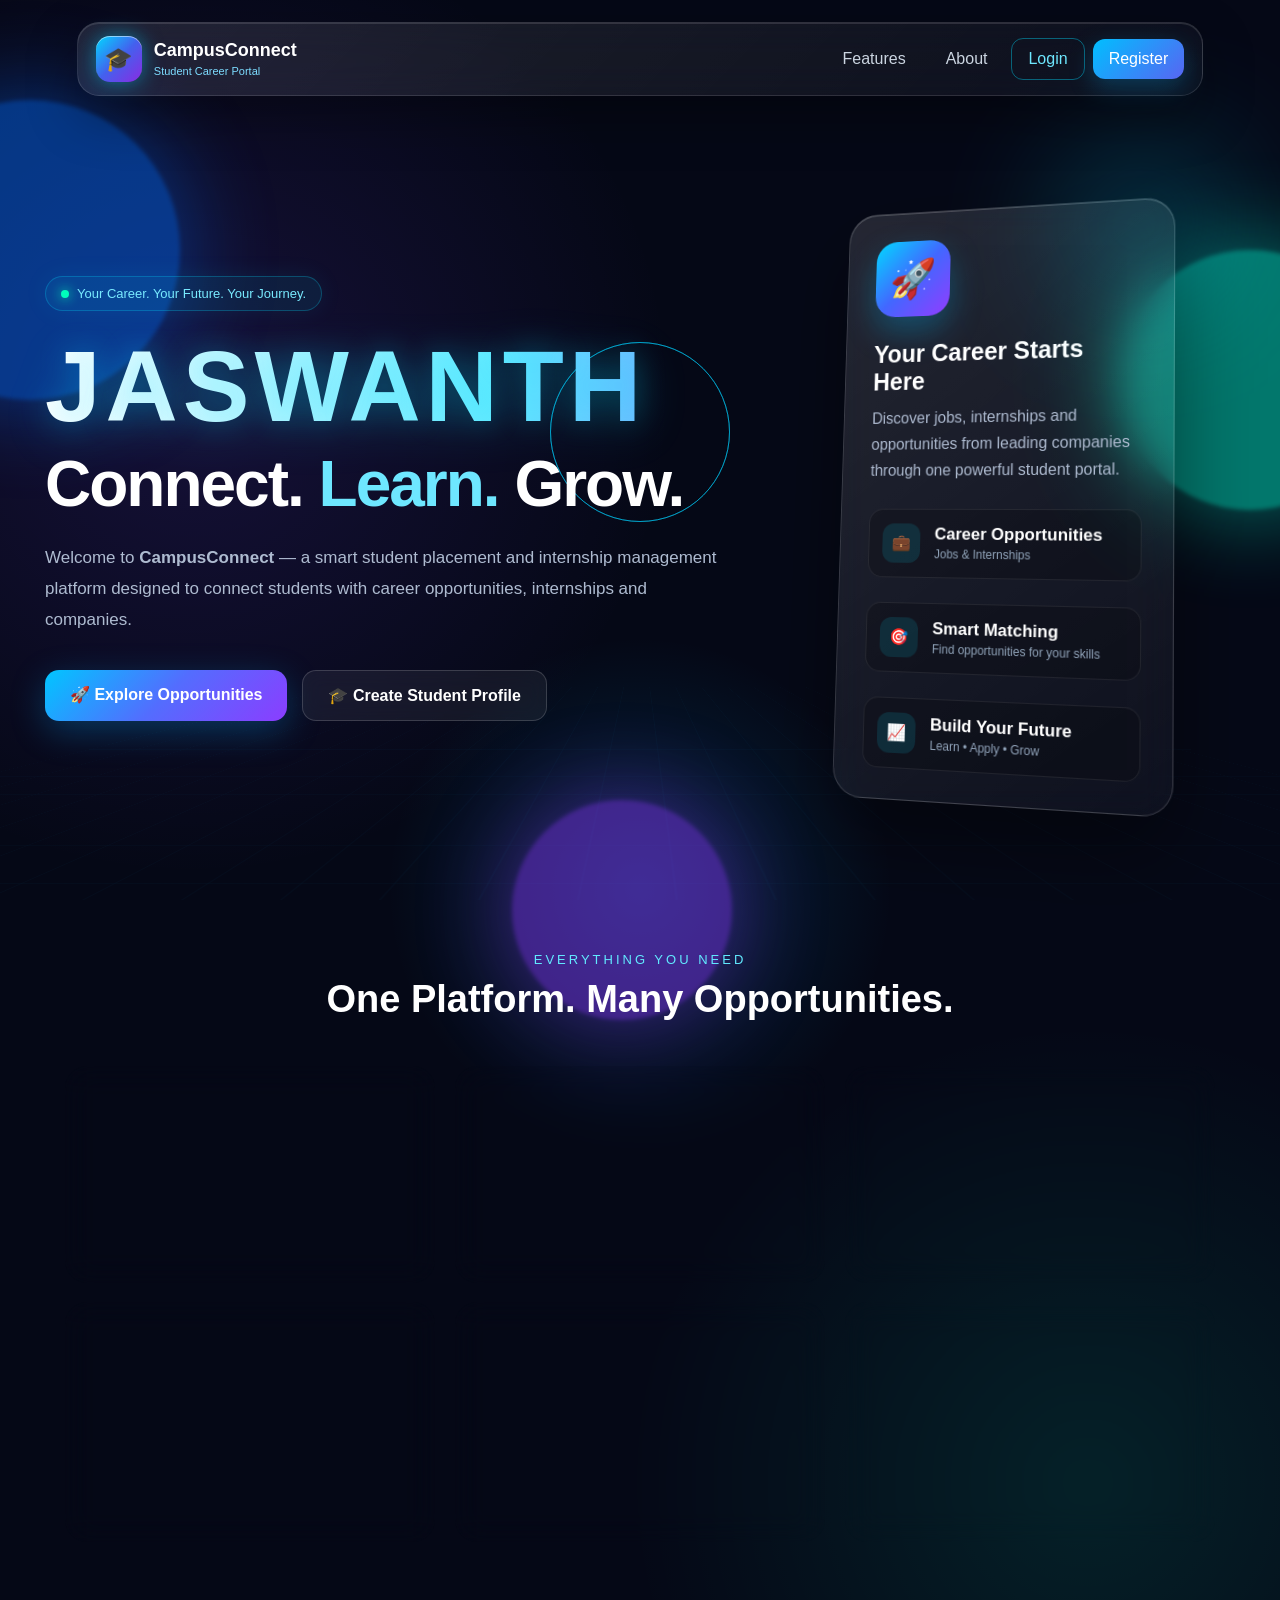
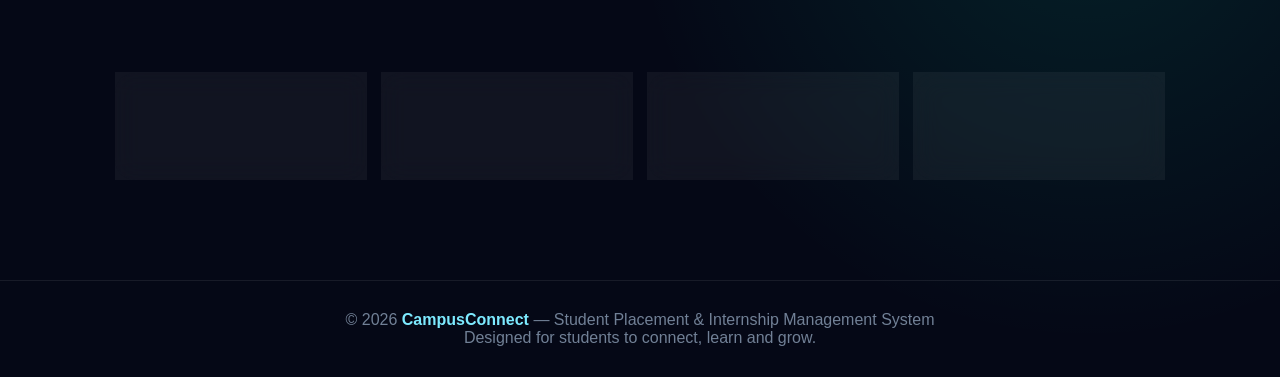
<file: index.html>
<!DOCTYPE html>
<html lang="en">
<head>
    <meta charset="UTF-8">
    <meta name="viewport" content="width=device-width, initial-scale=1.0">

    <title>CampusConnect | Student Career Portal</title>

    <style>

        /* =========================================================
           RESET
        ========================================================= */

        * {
            margin: 0;
            padding: 0;
            box-sizing: border-box;
        }

        html {
            scroll-behavior: smooth;
        }

        body {
            font-family: "Segoe UI", Arial, sans-serif;
            background: #050816;
            color: white;
            overflow-x: hidden;
        }

        a {
            text-decoration: none;
            color: inherit;
        }

        button {
            font-family: inherit;
        }


        /* =========================================================
           MAIN BACKGROUND
        ========================================================= */

        .page {
            min-height: 100vh;
            position: relative;
            overflow: hidden;
            background:
                radial-gradient(circle at 50% 45%,
                    rgba(0, 174, 255, 0.18),
                    transparent 20%),
                radial-gradient(circle at 15% 20%,
                    rgba(117, 67, 255, 0.15),
                    transparent 25%),
                radial-gradient(circle at 85% 75%,
                    rgba(0, 255, 200, 0.10),
                    transparent 25%),
                #050816;
        }


        /* =========================================================
           ANIMATED GRID
        ========================================================= */

        .grid {
            position: fixed;
            inset: 0;
            pointer-events: none;
            opacity: 0.16;

            background-image:
                linear-gradient(rgba(0, 180, 255, 0.15) 1px, transparent 1px),
                linear-gradient(90deg, rgba(0, 180, 255, 0.15) 1px, transparent 1px);

            background-size: 55px 55px;

            transform:
                perspective(500px)
                rotateX(60deg)
                scale(1.8);

            transform-origin: center bottom;

            animation: gridMove 10s linear infinite;
        }

        @keyframes gridMove {

            0% {
                transform:
                    perspective(500px)
                    rotateX(60deg)
                    translateY(0)
                    scale(1.8);
            }

            100% {
                transform:
                    perspective(500px)
                    rotateX(60deg)
                    translateY(55px)
                    scale(1.8);
            }
        }


        /* =========================================================
           GLOWING ORBS
        ========================================================= */

        .orb {
            position: fixed;
            border-radius: 50%;
            filter: blur(2px);
            pointer-events: none;
            opacity: 0.45;
        }

        .orb.one {
            width: 300px;
            height: 300px;
            background: #006eff;
            left: -120px;
            top: 100px;
            box-shadow: 0 0 100px #006eff;
            animation: orbOne 9s ease-in-out infinite alternate;
        }

        .orb.two {
            width: 260px;
            height: 260px;
            background: #00ffd5;
            right: -100px;
            top: 250px;
            box-shadow: 0 0 100px #00ffd5;
            animation: orbTwo 11s ease-in-out infinite alternate;
        }

        .orb.three {
            width: 220px;
            height: 220px;
            background: #8b35ff;
            left: 40%;
            bottom: -120px;
            box-shadow: 0 0 100px #8b35ff;
            animation: orbThree 8s ease-in-out infinite alternate;
        }

        @keyframes orbOne {
            from {
                transform: translate(0, 0);
            }

            to {
                transform: translate(120px, 100px);
            }
        }

        @keyframes orbTwo {
            from {
                transform: translate(0, 0);
            }

            to {
                transform: translate(-130px, -80px);
            }
        }

        @keyframes orbThree {
            from {
                transform: translateY(0);
            }

            to {
                transform: translateY(-130px);
            }
        }


        /* =========================================================
           ARROW FLOW AREA
        ========================================================= */

        .arrow-field {
            position: fixed;
            inset: 0;
            pointer-events: none;
            overflow: hidden;
            z-index: 1;
        }

        .arrow {
            position: absolute;

            width: 80px;
            height: 3px;

            background: linear-gradient(
                90deg,
                transparent,
                #00d9ff,
                #ffffff
            );

            border-radius: 50px;

            box-shadow:
                0 0 8px #00d9ff,
                0 0 18px #00d9ff,
                0 0 35px rgba(0, 217, 255, 0.8);

            opacity: 0;

            animation: flyToCenter linear infinite;
        }

        .arrow::after {
            content: "";

            position: absolute;

            right: -2px;
            top: -5px;

            width: 12px;
            height: 12px;

            border-top: 3px solid #ffffff;
            border-right: 3px solid #ffffff;

            transform: rotate(45deg);
        }

        @keyframes flyToCenter {

            0% {
                transform:
                    translate(var(--startX), var(--startY))
                    rotate(var(--angle))
                    scale(0.4);

                opacity: 0;
            }

            15% {
                opacity: 0.9;
            }

            75% {
                opacity: 1;
            }

            100% {
                transform:
                    translate(
                        calc(var(--startX) * 0.08),
                        calc(var(--startY) * 0.08)
                    )
                    rotate(var(--angle))
                    scale(1.15);

                opacity: 0;
            }
        }


        /* =========================================================
           CENTER ENERGY CORE
        ========================================================= */

        .energy-core {
            position: fixed;

            left: 50%;
            top: 48%;

            width: 180px;
            height: 180px;

            transform: translate(-50%, -50%);

            border-radius: 50%;

            pointer-events: none;

            z-index: 1;
        }

        .energy-core::before,
        .energy-core::after {
            content: "";

            position: absolute;

            inset: 0;

            border-radius: 50%;

            border: 1px solid rgba(0, 210, 255, 0.5);

            animation: corePulse 3s ease-out infinite;
        }

        .energy-core::after {
            animation-delay: 1.5s;
        }

        @keyframes corePulse {

            0% {
                transform: scale(0.4);
                opacity: 0;
            }

            30% {
                opacity: 0.8;
            }

            100% {
                transform: scale(3);
                opacity: 0;
            }
        }


        /* =========================================================
           NAVBAR
        ========================================================= */

        header {
            position: relative;
            z-index: 20;

            width: 100%;
            padding: 22px 6%;
        }

        .navbar {
            max-width: 1250px;
            margin: auto;

            display: flex;
            align-items: center;
            justify-content: space-between;

            padding: 13px 18px;

            border: 1px solid rgba(255,255,255,0.12);

            background:
                linear-gradient(
                    135deg,
                    rgba(255,255,255,0.10),
                    rgba(255,255,255,0.03)
                );

            backdrop-filter: blur(18px);

            border-radius: 22px;

            box-shadow:
                0 20px 50px rgba(0,0,0,0.35),
                inset 0 1px rgba(255,255,255,0.12);
        }

        .brand {
            display: flex;
            align-items: center;
            gap: 12px;
        }

        .brand-logo {
            width: 46px;
            height: 46px;

            display: grid;
            place-items: center;

            border-radius: 14px;

            font-size: 23px;

            background:
                linear-gradient(
                    135deg,
                    #00d9ff,
                    #4361ee,
                    #8a2be2
                );

            box-shadow:
                0 0 20px rgba(0,210,255,0.5),
                inset 0 1px rgba(255,255,255,0.5);

            animation: logoFloat 3s ease-in-out infinite;
        }

        @keyframes logoFloat {

            0%,100% {
                transform: translateY(0) rotate(0deg);
            }

            50% {
                transform: translateY(-5px) rotate(3deg);
            }
        }

        .brand-text strong {
            display: block;
            font-size: 18px;
        }

        .brand-text span {
            color: #7ddcff;
            font-size: 11px;
        }

        .nav-links {
            display: flex;
            align-items: center;
            gap: 8px;
        }

        .nav-links a {
            padding: 11px 16px;

            border-radius: 12px;

            color: #cbd5e1;

            transition: 0.3s;
        }

        .nav-links a:hover {
            color: white;

            background: rgba(0,210,255,0.12);

            box-shadow:
                0 0 20px rgba(0,210,255,0.15);
        }

        .nav-login {
            border: 1px solid rgba(0,220,255,0.4);
            color: #6ee7ff !important;
        }

        .nav-register {
            background:
                linear-gradient(
                    135deg,
                    #00bfff,
                    #5865f2
                );

            color: white !important;

            box-shadow:
                0 8px 25px rgba(0,180,255,0.25);
        }


        /* =========================================================
           HERO
        ========================================================= */

        .hero {
            position: relative;
            z-index: 10;

            max-width: 1250px;
            min-height: 650px;

            margin: auto;

            padding: 80px 30px 100px;

            display: flex;
            align-items: center;
            justify-content: space-between;

            gap: 50px;
        }

        .hero-content {
            width: 58%;
        }

        .small-badge {
            display: inline-flex;
            align-items: center;
            gap: 8px;

            padding: 9px 15px;

            border-radius: 50px;

            border: 1px solid rgba(0,220,255,0.25);

            background: rgba(0,220,255,0.08);

            color: #78eaff;

            font-size: 13px;

            margin-bottom: 25px;

            box-shadow:
                0 0 25px rgba(0,220,255,0.08);
        }

        .small-badge .dot {
            width: 8px;
            height: 8px;

            border-radius: 50%;

            background: #00ffbb;

            box-shadow: 0 0 12px #00ffbb;

            animation: blink 1.5s infinite;
        }

        @keyframes blink {

            0%,100% {
                opacity: 1;
            }

            50% {
                opacity: 0.3;
            }
        }


        /* =========================================================
           JASWANTH ANIMATION
        ========================================================= */

        .jaswanth {
            position: relative;

            display: inline-block;

            font-size: clamp(52px, 8vw, 100px);

            font-weight: 900;

            letter-spacing: 5px;

            line-height: 1;

            background:
                linear-gradient(
                    90deg,
                    #ffffff,
                    #62eaff,
                    #7b61ff,
                    #00ffd5,
                    #ffffff
                );

            background-size: 300% auto;

            -webkit-background-clip: text;
            background-clip: text;

            color: transparent;

            animation:
                nameFlow 5s linear infinite,
                nameFloat 4s ease-in-out infinite;

            text-shadow:
                0 0 30px rgba(0,220,255,0.25);
        }

        @keyframes nameFlow {

            0% {
                background-position: 0% center;
            }

            100% {
                background-position: 300% center;
            }
        }

        @keyframes nameFloat {

            0%,100% {
                transform: translateY(0);
            }

            50% {
                transform: translateY(-7px);
            }
        }

        .jaswanth::after {
            content: "JASWANTH";

            position: absolute;

            left: 0;
            top: 7px;

            z-index: -1;

            color: #00d9ff;

            filter: blur(25px);

            opacity: 0.25;
        }


        .hero h1 {
            font-size: clamp(38px, 5vw, 68px);

            line-height: 1.05;

            margin: 15px 0;

            letter-spacing: -2px;
        }

        .hero h1 span {
            color: #6ee7ff;
        }

        .hero-description {
            max-width: 680px;

            color: #aebbd0;

            font-size: 17px;

            line-height: 1.8;

            margin: 25px 0 35px;
        }


        /* =========================================================
           HERO BUTTONS
        ========================================================= */

        .hero-buttons {
            display: flex;
            gap: 15px;
            flex-wrap: wrap;
        }

        .btn {
            position: relative;

            padding: 15px 25px;

            border-radius: 14px;

            font-weight: 700;

            border: none;

            cursor: pointer;

            transition: 0.35s;

            overflow: hidden;
        }

        .btn-primary {
            background:
                linear-gradient(
                    135deg,
                    #00c6ff,
                    #536dfe,
                    #8b3dff
                );

            color: white;

            box-shadow:
                0 10px 35px rgba(0,170,255,0.28);
        }

        .btn-primary:hover {
            transform: translateY(-5px) scale(1.03);

            box-shadow:
                0 15px 45px rgba(0,200,255,0.45);
        }

        .btn-secondary {
            border: 1px solid rgba(255,255,255,0.16);

            background: rgba(255,255,255,0.06);

            color: white;

            backdrop-filter: blur(10px);
        }

        .btn-secondary:hover {
            transform: translateY(-5px);

            background: rgba(255,255,255,0.12);

            border-color: rgba(0,220,255,0.4);
        }


        /* =========================================================
           HERO 3D CARD
        ========================================================= */

        .hero-visual {
            width: 40%;

            display: flex;

            justify-content: center;
        }

        .portal-card {
            position: relative;

            width: 340px;
            min-height: 390px;

            padding: 30px;

            border-radius: 30px;

            border: 1px solid rgba(255,255,255,0.15);

            background:
                linear-gradient(
                    145deg,
                    rgba(255,255,255,0.12),
                    rgba(255,255,255,0.03)
                );

            backdrop-filter: blur(20px);

            box-shadow:
                0 35px 80px rgba(0,0,0,0.45),
                inset 0 1px rgba(255,255,255,0.18);

            transform:
                perspective(1000px)
                rotateY(-12deg)
                rotateX(5deg);

            animation: cardFloat 5s ease-in-out infinite;
        }

        @keyframes cardFloat {

            0%,100% {
                transform:
                    perspective(1000px)
                    rotateY(-12deg)
                    rotateX(5deg)
                    translateY(0);
            }

            50% {
                transform:
                    perspective(1000px)
                    rotateY(-7deg)
                    rotateX(8deg)
                    translateY(-15px);
            }
        }

        .portal-card::before {
            content: "";

            position: absolute;

            width: 150px;
            height: 150px;

            border-radius: 50%;

            top: -50px;
            right: -40px;

            background: #00d9ff;

            filter: blur(70px);

            opacity: 0.3;
        }

        .portal-icon {
            width: 80px;
            height: 80px;

            display: grid;
            place-items: center;

            font-size: 40px;

            border-radius: 22px;

            background:
                linear-gradient(
                    135deg,
                    #00d9ff,
                    #4267ff,
                    #923cff
                );

            box-shadow:
                0 15px 35px rgba(0,190,255,0.3);

            margin-bottom: 25px;
        }

        .portal-card h3 {
            font-size: 25px;
            margin-bottom: 10px;
        }

        .portal-card p {
            color: #aebbd0;
            line-height: 1.7;
        }

        .mini-stat {
            display: flex;

            align-items: center;

            gap: 15px;

            margin-top: 25px;

            padding: 14px;

            border-radius: 15px;

            background: rgba(0,0,0,0.2);

            border: 1px solid rgba(255,255,255,0.08);
        }

        .mini-icon {
            width: 40px;
            height: 40px;

            display: grid;
            place-items: center;

            border-radius: 12px;

            background: rgba(0,220,255,0.12);
        }

        .mini-stat strong {
            display: block;
            font-size: 17px;
        }

        .mini-stat span {
            color: #91a4ba;
            font-size: 12px;
        }


        /* =========================================================
           FEATURES
        ========================================================= */

        .features {
            position: relative;
            z-index: 10;

            max-width: 1200px;

            margin: 0 auto;

            padding: 50px 25px 100px;
        }

        .section-title {
            text-align: center;

            margin-bottom: 45px;
        }

        .section-title span {
            color: #62eaff;
            font-size: 13px;
            text-transform: uppercase;
            letter-spacing: 3px;
        }

        .section-title h2 {
            font-size: 38px;
            margin-top: 10px;
        }

        .feature-grid {
            display: grid;

            grid-template-columns:
                repeat(3, 1fr);

            gap: 20px;
        }

        .feature-card {
            position: relative;

            padding: 30px;

            border-radius: 22px;

            border: 1px solid rgba(255,255,255,0.10);

            background:
                linear-gradient(
                    145deg,
                    rgba(255,255,255,0.09),
                    rgba(255,255,255,0.025)
                );

            backdrop-filter: blur(15px);

            transition: 0.4s;

            overflow: hidden;
        }

        .feature-card::before {
            content: "";

            position: absolute;

            width: 120px;
            height: 120px;

            background: #00d9ff;

            filter: blur(65px);

            opacity: 0;

            right: -40px;
            top: -40px;

            transition: 0.4s;
        }

        .feature-card:hover {
            transform:
                translateY(-10px)
                rotateX(3deg);

            border-color:
                rgba(0,220,255,0.35);

            box-shadow:
                0 25px 50px rgba(0,0,0,0.35),
                0 0 30px rgba(0,190,255,0.08);
        }

        .feature-card:hover::before {
            opacity: 0.25;
        }

        .feature-icon {
            width: 55px;
            height: 55px;

            display: grid;
            place-items: center;

            border-radius: 16px;

            font-size: 25px;

            background:
                linear-gradient(
                    135deg,
                    rgba(0,220,255,0.25),
                    rgba(90,70,255,0.25)
                );

            border: 1px solid rgba(255,255,255,0.12);

            margin-bottom: 20px;
        }

        .feature-card h3 {
            margin-bottom: 10px;
        }

        .feature-card p {
            color: #96a7bc;
            line-height: 1.7;
            font-size: 14px;
        }


        /* =========================================================
           STATS
        ========================================================= */

        .stats {
            position: relative;
            z-index: 10;

            max-width: 1100px;

            margin: 0 auto;

            padding: 30px 25px 100px;

            display: grid;

            grid-template-columns:
                repeat(4, 1fr);

            gap: 15px;
        }

        .stat {
            text-align: center;

            padding: 25px 15px;

            border-radius: 20px;

            background:
                rgba(255,255,255,0.05);

            border:
                1px solid rgba(255,255,255,0.08);

            backdrop-filter: blur(12px);

            transition: 0.3s;
        }

        .stat:hover {
            transform: translateY(-6px);

            border-color:
                rgba(0,220,255,0.3);
        }

        .stat strong {
            display: block;

            font-size: 32px;

            background:
                linear-gradient(
                    90deg,
                    #00d9ff,
                    #8b5cf6
                );

            -webkit-background-clip: text;
            background-clip: text;

            color: transparent;
        }

        .stat span {
            color: #8fa2b8;
            font-size: 13px;
        }


        /* =========================================================
           FOOTER
        ========================================================= */

        footer {
            position: relative;
            z-index: 10;

            border-top:
                1px solid rgba(255,255,255,0.08);

            padding: 30px 20px;

            text-align: center;

            color: #718096;
        }

        footer strong {
            color: #7deaff;
        }


        /* =========================================================
           SCROLL REVEAL
        ========================================================= */

        .reveal {
            opacity: 0;

            transform: translateY(35px);

            transition:
                opacity 0.8s ease,
                transform 0.8s ease;
        }

        .reveal.show {
            opacity: 1;
            transform: translateY(0);
        }


        /* =========================================================
           RESPONSIVE
        ========================================================= */

        @media (max-width: 900px) {

            .nav-links a:not(.nav-login):not(.nav-register) {
                display: none;
            }

            .hero {
                flex-direction: column;

                text-align: center;

                padding-top: 50px;
            }

            .hero-content {
                width: 100%;
            }

            .hero-description {
                margin-left: auto;
                margin-right: auto;
            }

            .hero-buttons {
                justify-content: center;
            }

            .hero-visual {
                width: 100%;
            }

            .feature-grid {
                grid-template-columns: 1fr 1fr;
            }

            .stats {
                grid-template-columns: 1fr 1fr;
            }
        }

        @media (max-width: 600px) {

            header {
                padding: 12px;
            }

            .navbar {
                border-radius: 17px;
            }

            .brand-text strong {
                font-size: 15px;
            }

            .brand-logo {
                width: 40px;
                height: 40px;
            }

            .nav-links {
                gap: 4px;
            }

            .nav-links a {
                padding: 9px 10px;
                font-size: 12px;
            }

            .hero {
                padding:
                    55px 18px
                    80px;
            }

            .jaswanth {
                font-size: 52px;
                letter-spacing: 2px;
            }

            .hero h1 {
                font-size: 38px;
            }

            .hero-description {
                font-size: 15px;
            }

            .portal-card {
                width: 100%;
                max-width: 340px;
            }

            .feature-grid {
                grid-template-columns: 1fr;
            }

            .stats {
                grid-template-columns: 1fr 1fr;
            }

            .stat strong {
                font-size: 25px;
            }
        }

    </style>
</head>


<body>

<div class="page">

    <!-- BACKGROUND -->
    <div class="grid"></div>

    <div class="orb one"></div>
    <div class="orb two"></div>
    <div class="orb three"></div>

    <!-- ARROWS FLOWING TO CENTER -->
    <div class="arrow-field" id="arrowField"></div>

    <!-- CENTER ENERGY -->
    <div class="energy-core"></div>


    <!-- =========================================================
         NAVBAR
    ========================================================== -->

    <header>

        <nav class="navbar">

            <a href="index.html" class="brand">

                <div class="brand-logo">
                    🎓
                </div>

                <div class="brand-text">

                    <strong>
                        CampusConnect
                    </strong>

                    <span>
                        Student Career Portal
                    </span>

                </div>

            </a>


            <div class="nav-links">

                <a href="#features">
                    Features
                </a>

                <a href="#about">
                    About
                </a>

                <a
                    href="login.html"
                    class="nav-login"
                >
                    Login
                </a>

                <a
                    href="register.html"
                    class="nav-register"
                >
                    Register
                </a>

            </div>

        </nav>

    </header>


    <!-- =========================================================
         HERO
    ========================================================== -->

    <main>

        <section class="hero">

            <div class="hero-content">

                <div class="small-badge">

                    <span class="dot"></span>

                    Your Career. Your Future. Your Journey.

                </div>


                <!-- JASWANTH -->
                <div class="jaswanth">
                    JASWANTH
                </div>


                <h1>

                    Connect.
                    <span>Learn.</span>
                    Grow.

                </h1>


                <p class="hero-description">

                    Welcome to <strong>CampusConnect</strong> —
                    a smart student placement and internship
                    management platform designed to connect
                    students with career opportunities,
                    internships and companies.

                </p>


                <div class="hero-buttons">

                    <a
                        href="login.html"
                        class="btn btn-primary"
                    >
                        🚀 Explore Opportunities
                    </a>

                    <a
                        href="register.html"
                        class="btn btn-secondary"
                    >
                        🎓 Create Student Profile
                    </a>

                </div>

            </div>


            <!-- =================================================
                 3D PORTAL CARD
            ================================================== -->

            <div class="hero-visual">

                <div class="portal-card">

                    <div class="portal-icon">
                        🚀
                    </div>

                    <h3>
                        Your Career Starts Here
                    </h3>

                    <p>
                        Discover jobs, internships and
                        opportunities from leading companies
                        through one powerful student portal.
                    </p>


                    <div class="mini-stat">

                        <div class="mini-icon">
                            💼
                        </div>

                        <div>

                            <strong>
                                Career Opportunities
                            </strong>

                            <span>
                                Jobs & Internships
                            </span>

                        </div>

                    </div>


                    <div class="mini-stat">

                        <div class="mini-icon">
                            🎯
                        </div>

                        <div>

                            <strong>
                                Smart Matching
                            </strong>

                            <span>
                                Find opportunities for your skills
                            </span>

                        </div>

                    </div>


                    <div class="mini-stat">

                        <div class="mini-icon">
                            📈
                        </div>

                        <div>

                            <strong>
                                Build Your Future
                            </strong>

                            <span>
                                Learn • Apply • Grow
                            </span>

                        </div>

                    </div>

                </div>

            </div>

        </section>


        <!-- =====================================================
             FEATURES
        ====================================================== -->

        <section
            class="features reveal"
            id="features"
        >

            <div class="section-title">

                <span>
                    Everything You Need
                </span>

                <h2>
                    One Platform. Many Opportunities.
                </h2>

            </div>


            <div class="feature-grid">


                <div class="feature-card">

                    <div class="feature-icon">
                        💼
                    </div>

                    <h3>
                        Job Opportunities
                    </h3>

                    <p>
                        Explore software development,
                        Java, Python, frontend, backend
                        and other technology jobs.
                    </p>

                </div>


                <div class="feature-card">

                    <div class="feature-icon">
                        🎓
                    </div>

                    <h3>
                        Internships
                    </h3>

                    <p>
                        Find internships that help you
                        gain practical experience and
                        build your professional career.
                    </p>

                </div>


                <div class="feature-card">

                    <div class="feature-icon">
                        👤
                    </div>

                    <h3>
                        Student Profile
                    </h3>

                    <p>
                        Build your professional profile,
                        showcase your skills and manage
                        your career information.
                    </p>

                </div>


                <div class="feature-card">

                    <div class="feature-icon">
                        📋
                    </div>

                    <h3>
                        Application Tracking
                    </h3>

                    <p>
                        Keep track of your applications
                        and monitor your career progress
                        from one place.
                    </p>

                </div>


                <div class="feature-card">

                    <div class="feature-icon">
                        🤖
                    </div>

                    <h3>
                        CampusBot
                    </h3>

                    <p>
                        Get quick assistance and guidance
                        while exploring the CampusConnect
                        platform.
                    </p>

                </div>


                <div class="feature-card">

                    <div class="feature-icon">
                        🔔
                    </div>

                    <h3>
                        Notifications
                    </h3>

                    <p>
                        Stay updated with new jobs,
                        internships, application updates
                        and important announcements.
                    </p>

                </div>

            </div>

        </section>


        <!-- =====================================================
             STATS
        ====================================================== -->

        <section
            class="stats reveal"
            id="about"
        >

            <div class="stat">

                <strong>
                    120+
                </strong>

                <span>
                    Opportunities
                </span>

            </div>


            <div class="stat">

                <strong>
                    50+
                </strong>

                <span>
                    Companies
                </span>

            </div>


            <div class="stat">

                <strong>
                    500+
                </strong>

                <span>
                    Students
                </span>

            </div>


            <div class="stat">

                <strong>
                    24/7
                </strong>

                <span>
                    Career Access
                </span>

            </div>

        </section>

    </main>


    <!-- =========================================================
         FOOTER
    ========================================================== -->

    <footer>

        © 2026
        <strong>
            CampusConnect
        </strong>

        — Student Placement & Internship Management System

        <br>

        <span>
            Designed for students to connect, learn and grow.
        </span>

    </footer>

</div>


<script>

    /* =========================================================
       CREATE FLOWING ARROWS
       Arrows start around screen and move toward center.
    ========================================================== */

    const arrowField =
        document.getElementById("arrowField");

    function createArrow() {

        const arrow =
            document.createElement("div");

        arrow.className = "arrow";


        /*
            Random starting position
            around the screen.
        */

        const side =
            Math.floor(Math.random() * 4);


        let x;
        let y;
        let angle;


        if (side === 0) {

            // LEFT

            x = -100;
            y = Math.random() * window.innerHeight;

            angle = 0;

        }

        else if (side === 1) {

            // RIGHT

            x = window.innerWidth + 100;
            y = Math.random() * window.innerHeight;

            angle = 180;

        }

        else if (side === 2) {

            // TOP

            x = Math.random() * window.innerWidth;
            y = -100;

            angle = 90;

        }

        else {

            // BOTTOM

            x = Math.random() * window.innerWidth;
            y = window.innerHeight + 100;

            angle = -90;

        }


        /*
            Calculate movement toward
            the center of the screen.
        */

        const centerX =
            window.innerWidth / 2;

        const centerY =
            window.innerHeight * 0.48;


        const dx =
            centerX - x;

        const dy =
            centerY - y;


        const calculatedAngle =
            Math.atan2(dy, dx) * 180 / Math.PI;


        arrow.style.setProperty(
            "--startX",
            x + "px"
        );

        arrow.style.setProperty(
            "--startY",
            y + "px"
        );

        arrow.style.setProperty(
            "--angle",
            calculatedAngle + "deg"
        );


        /*
            Different speeds
            make the animation look natural.
        */

        const duration =
            3 + Math.random() * 4;

        arrow.style.animationDuration =
            duration + "s";


        arrow.style.animationDelay =
            Math.random() * 2 + "s";


        /*
            Different sizes.
        */

        const scale =
            0.5 + Math.random() * 1;

        arrow.style.width =
            (50 + Math.random() * 70) + "px";


        arrow.style.transform =
            "scale(" + scale + ")";


        arrowField.appendChild(arrow);


        /*
            Remove old arrows
            so the page remains fast.
        */

        setTimeout(() => {

            arrow.remove();

        }, (duration + 3) * 1000);

    }


    /*
        Create many arrows.
    */

    for (let i = 0; i < 45; i++) {

        setTimeout(
            createArrow,
            i * 120
        );

    }


    /*
        Keep generating arrows.
    */

    setInterval(
        createArrow,
        350
    );


    /* =========================================================
       SCROLL REVEAL
    ========================================================== */

    const revealElements =
        document.querySelectorAll(".reveal");


    const observer =
        new IntersectionObserver(

            entries => {

                entries.forEach(entry => {

                    if (entry.isIntersecting) {

                        entry.target.classList.add("show");

                    }

                });

            },

            {
                threshold: 0.15
            }

        );


    revealElements.forEach(element => {

        observer.observe(element);

    });


    /* =========================================================
       MOUSE 3D EFFECT
    ========================================================== */

    const portal =
        document.querySelector(".portal-card");


    document.addEventListener(
        "mousemove",
        event => {

            /*
                Don't apply this effect
                on small screens.
            */

            if (window.innerWidth < 900) {
                return;
            }


            const x =
                (event.clientX / window.innerWidth - 0.5);


            const y =
                (event.clientY / window.innerHeight - 0.5);


            portal.style.transform = `
                perspective(1000px)
                rotateY(${x * 12 - 7}deg)
                rotateX(${y * -8 + 5}deg)
                translateY(-5px)
            `;

        }
    );


    /*
      Reset card when mouse leaves.
    */

    document.addEventListener(
        "mouseleave",
        () => {

            portal.style.transform = `
                perspective(1000px)
                rotateY(-12deg)
                rotateX(5deg)
            `;

        }
    );

</script>

</body>
</html>
</file>
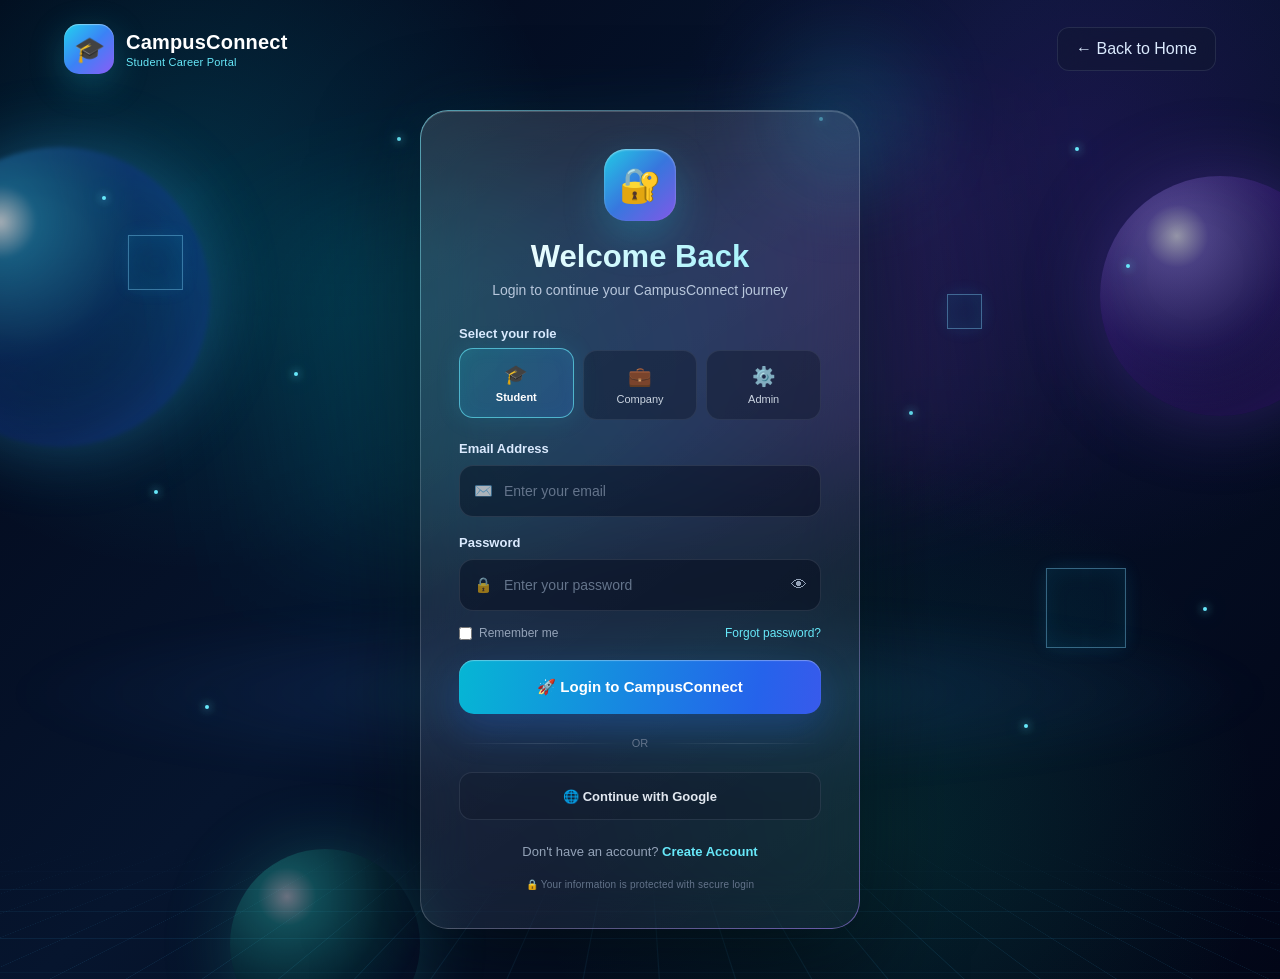
<file: login.html>
<!DOCTYPE html>
<html lang="en">
<head>
<meta charset="UTF-8">
<meta name="viewport" content="width=device-width, initial-scale=1.0">
<title>CampusConnect | Login</title>

<style>
*{
    margin:0;
    padding:0;
    box-sizing:border-box;
}

html,body{
    width:100%;
    min-height:100%;
    font-family:"Segoe UI",Arial,sans-serif;
    overflow-x:hidden;
}

body{
    background:#020617;
    color:white;
}

/* =========================================================
   MAIN 3D WORLD
========================================================= */

.login-world{
    position:relative;
    min-height:100vh;
    width:100%;
    overflow:hidden;
    background:
        radial-gradient(circle at 15% 20%,rgba(0,229,255,.16),transparent 28%),
        radial-gradient(circle at 85% 15%,rgba(91,33,182,.22),transparent 30%),
        radial-gradient(circle at 70% 85%,rgba(16,185,129,.14),transparent 30%),
        linear-gradient(135deg,#020617,#06152e 45%,#020617);
}

/* =========================================================
   AURORA LIGHTS
========================================================= */

.aurora{
    position:absolute;
    width:900px;
    height:350px;
    left:50%;
    top:35%;
    transform:translate(-50%,-50%) rotate(-8deg);
    background:
        linear-gradient(
            90deg,
            transparent,
            rgba(0,255,255,.18),
            rgba(59,130,246,.24),
            rgba(168,85,247,.18),
            transparent
        );
    filter:blur(55px);
    opacity:.8;
    animation:auroraMove 12s ease-in-out infinite alternate;
    pointer-events:none;
}

@keyframes auroraMove{
    0%{
        transform:translate(-55%,-50%) rotate(-8deg) scale(1);
    }
    50%{
        transform:translate(-45%,-42%) rotate(5deg) scale(1.15);
    }
    100%{
        transform:translate(-50%,-55%) rotate(-3deg) scale(.95);
    }
}

/* =========================================================
   3D GRID FLOOR
========================================================= */

.grid-floor{
    position:absolute;
    width:160%;
    height:65%;
    left:-30%;
    bottom:-28%;
    transform:perspective(500px) rotateX(63deg);
    transform-origin:center;
    background-image:
        linear-gradient(rgba(56,189,248,.14) 1px,transparent 1px),
        linear-gradient(90deg,rgba(56,189,248,.14) 1px,transparent 1px);
    background-size:65px 65px;
    mask-image:linear-gradient(
        to top,
        rgba(0,0,0,1),
        rgba(0,0,0,.7),
        transparent
    );
    -webkit-mask-image:linear-gradient(
        to top,
        rgba(0,0,0,1),
        rgba(0,0,0,.7),
        transparent
    );
    animation:gridMove 10s linear infinite;
    pointer-events:none;
}

@keyframes gridMove{
    from{
        background-position:0 0;
    }
    to{
        background-position:0 65px;
    }
}

/* =========================================================
   GLOWING HORIZON
========================================================= */

.horizon{
    position:absolute;
    width:100%;
    height:180px;
    bottom:20%;
    left:0;
    background:
        radial-gradient(
            ellipse at center,
            rgba(34,211,238,.22),
            rgba(59,130,246,.08) 35%,
            transparent 70%
        );
    filter:blur(15px);
    pointer-events:none;
}

/* =========================================================
   3D FLOATING ORBS
========================================================= */

.orb{
    position:absolute;
    border-radius:50%;
    pointer-events:none;
    transform-style:preserve-3d;
}

.orb1{
    width:300px;
    height:300px;
    left:-90px;
    top:15%;
    background:
        radial-gradient(
            circle at 30% 25%,
            rgba(255,255,255,.65),
            rgba(56,189,248,.4) 12%,
            rgba(37,99,235,.18) 45%,
            transparent 72%
        );
    filter:blur(2px);
    box-shadow:
        0 0 70px rgba(56,189,248,.3),
        inset -30px -30px 70px rgba(37,99,235,.3);
    animation:orbFloat1 9s ease-in-out infinite;
}

.orb2{
    width:240px;
    height:240px;
    right:-60px;
    top:18%;
    background:
        radial-gradient(
            circle at 32% 25%,
            rgba(255,255,255,.55),
            rgba(167,139,250,.38) 13%,
            rgba(124,58,237,.16) 48%,
            transparent 73%
        );
    box-shadow:
        0 0 80px rgba(139,92,246,.25),
        inset -25px -25px 60px rgba(76,29,149,.35);
    animation:orbFloat2 11s ease-in-out infinite;
}

.orb3{
    width:190px;
    height:190px;
    left:18%;
    bottom:-60px;
    background:
        radial-gradient(
            circle at 30% 25%,
            rgba(255,255,255,.4),
            rgba(45,212,191,.3) 15%,
            rgba(5,150,105,.13) 50%,
            transparent 72%
        );
    box-shadow:0 0 70px rgba(45,212,191,.22);
    animation:orbFloat3 8s ease-in-out infinite;
}

@keyframes orbFloat1{
    0%,100%{
        transform:translate3d(0,0,0) rotate(0deg);
    }
    50%{
        transform:translate3d(60px,50px,60px) rotate(30deg);
    }
}

@keyframes orbFloat2{
    0%,100%{
        transform:translate3d(0,0,0);
    }
    50%{
        transform:translate3d(-50px,70px,50px) scale(1.08);
    }
}

@keyframes orbFloat3{
    0%,100%{
        transform:translateY(0);
    }
    50%{
        transform:translateY(-70px) translateX(50px);
    }
}

/* =========================================================
   FLOATING 3D CUBES
========================================================= */

.cube{
    position:absolute;
    width:55px;
    height:55px;
    transform-style:preserve-3d;
    animation:cubeRotate 14s linear infinite;
    opacity:.55;
    pointer-events:none;
}

.cube span{
    position:absolute;
    width:55px;
    height:55px;
    border:1px solid rgba(125,211,252,.55);
    background:rgba(14,116,144,.08);
    box-shadow:
        inset 0 0 25px rgba(56,189,248,.08),
        0 0 20px rgba(56,189,248,.12);
}

.cube .front{
    transform:translateZ(27px);
}

.cube .back{
    transform:rotateY(180deg) translateZ(27px);
}

.cube .right{
    transform:rotateY(90deg) translateZ(27px);
}

.cube .left{
    transform:rotateY(-90deg) translateZ(27px);
}

.cube .top{
    transform:rotateX(90deg) translateZ(27px);
}

.cube .bottom{
    transform:rotateX(-90deg) translateZ(27px);
}

.cube1{
    left:10%;
    top:24%;
    animation-duration:17s;
}

.cube2{
    right:12%;
    top:58%;
    width:80px;
    height:80px;
    animation-duration:21s;
    animation-direction:reverse;
}

.cube2 span{
    width:80px;
    height:80px;
}

.cube2 .front,
.cube2 .back{
    transform:translateZ(40px);
}

.cube2 .back{
    transform:rotateY(180deg) translateZ(40px);
}

.cube2 .right{
    transform:rotateY(90deg) translateZ(40px);
}

.cube2 .left{
    transform:rotateY(-90deg) translateZ(40px);
}

.cube2 .top{
    transform:rotateX(90deg) translateZ(40px);
}

.cube2 .bottom{
    transform:rotateX(-90deg) translateZ(40px);
}

.cube3{
    left:74%;
    top:30%;
    width:35px;
    height:35px;
    animation-duration:11s;
}

.cube3 span{
    width:35px;
    height:35px;
}

.cube3 .front,
.cube3 .back{
    transform:translateZ(17px);
}

.cube3 .back{
    transform:rotateY(180deg) translateZ(17px);
}

.cube3 .right{
    transform:rotateY(90deg) translateZ(17px);
}

.cube3 .left{
    transform:rotateY(-90deg) translateZ(17px);
}

.cube3 .top{
    transform:rotateX(90deg) translateZ(17px);
}

.cube3 .bottom{
    transform:rotateX(-90deg) translateZ(17px);
}

@keyframes cubeRotate{
    from{
        transform:rotateX(0deg) rotateY(0deg) rotateZ(0deg);
    }
    to{
        transform:rotateX(360deg) rotateY(360deg) rotateZ(180deg);
    }
}

/* =========================================================
   PARTICLES
========================================================= */

.particles{
    position:absolute;
    inset:0;
    overflow:hidden;
    pointer-events:none;
}

.particle{
    position:absolute;
    width:4px;
    height:4px;
    border-radius:50%;
    background:#67e8f9;
    box-shadow:
        0 0 8px #67e8f9,
        0 0 20px rgba(34,211,238,.8);
    animation:particleFloat linear infinite;
}

.particle:nth-child(1){left:8%;top:20%;animation-duration:8s;animation-delay:-2s;}
.particle:nth-child(2){left:16%;top:72%;animation-duration:11s;animation-delay:-5s;}
.particle:nth-child(3){left:23%;top:38%;animation-duration:9s;animation-delay:-3s;}
.particle:nth-child(4){left:31%;top:14%;animation-duration:12s;animation-delay:-8s;}
.particle:nth-child(5){left:40%;top:78%;animation-duration:10s;animation-delay:-4s;}
.particle:nth-child(6){left:48%;top:24%;animation-duration:7s;animation-delay:-1s;}
.particle:nth-child(7){left:57%;top:67%;animation-duration:13s;animation-delay:-6s;}
.particle:nth-child(8){left:64%;top:12%;animation-duration:9s;animation-delay:-4s;}
.particle:nth-child(9){left:71%;top:42%;animation-duration:11s;animation-delay:-7s;}
.particle:nth-child(10){left:80%;top:74%;animation-duration:8s;animation-delay:-2s;}
.particle:nth-child(11){left:88%;top:27%;animation-duration:12s;animation-delay:-9s;}
.particle:nth-child(12){left:94%;top:62%;animation-duration:10s;animation-delay:-5s;}
.particle:nth-child(13){left:12%;top:50%;animation-duration:14s;animation-delay:-4s;}
.particle:nth-child(14){left:53%;top:52%;animation-duration:9s;animation-delay:-6s;}
.particle:nth-child(15){left:84%;top:15%;animation-duration:13s;animation-delay:-3s;}

@keyframes particleFloat{
    0%{
        transform:translateY(30px) scale(.6);
        opacity:0;
    }
    20%{
        opacity:1;
    }
    50%{
        transform:translateY(-50px) translateX(20px) scale(1);
        opacity:.8;
    }
    100%{
        transform:translateY(-130px) translateX(-20px) scale(.3);
        opacity:0;
    }
}

/* =========================================================
   LIGHT STREAKS
========================================================= */

.streak{
    position:absolute;
    width:260px;
    height:2px;
    background:linear-gradient(
        90deg,
        transparent,
        rgba(103,232,249,.7),
        transparent
    );
    filter:blur(1px);
    transform:rotate(-25deg);
    animation:streakMove 7s linear infinite;
    pointer-events:none;
}

.streak1{
    left:-300px;
    top:30%;
}

.streak2{
    left:-400px;
    top:65%;
    animation-delay:3s;
}

@keyframes streakMove{
    0%{
        transform:translateX(0) rotate(-25deg);
        opacity:0;
    }
    20%{
        opacity:1;
    }
    70%{
        opacity:1;
    }
    100%{
        transform:translateX(1500px) rotate(-25deg);
        opacity:0;
    }
}

/* =========================================================
   NAVBAR
========================================================= */

.navbar{
    position:absolute;
    top:0;
    left:0;
    width:100%;
    padding:24px 5%;
    display:flex;
    align-items:center;
    justify-content:space-between;
    z-index:20;
}

.logo-area{
    display:flex;
    align-items:center;
    gap:12px;
}

.logo{
    width:50px;
    height:50px;
    border-radius:15px;
    display:flex;
    align-items:center;
    justify-content:center;
    font-size:25px;
    background:
        linear-gradient(
            135deg,
            #22d3ee,
            #3b82f6,
            #8b5cf6
        );
    box-shadow:
        0 10px 35px rgba(34,211,238,.25),
        inset 0 1px 1px rgba(255,255,255,.4);
}

.brand{
    font-size:20px;
    font-weight:800;
    letter-spacing:.2px;
}

.brand span{
    display:block;
    font-size:11px;
    color:#67e8f9;
    font-weight:500;
    margin-top:2px;
}

.home-link{
    color:#dbeafe;
    text-decoration:none;
    padding:12px 18px;
    border-radius:12px;
    background:rgba(15,23,42,.35);
    border:1px solid rgba(148,163,184,.16);
    backdrop-filter:blur(15px);
    transition:.3s;
}

.home-link:hover{
    background:rgba(56,189,248,.12);
    border-color:rgba(103,232,249,.4);
    transform:translateY(-2px);
}

/* =========================================================
   LOGIN AREA
========================================================= */

.main-content{
    position:relative;
    min-height:100vh;
    display:flex;
    align-items:center;
    justify-content:center;
    padding:110px 20px 50px;
    z-index:10;
}

/* =========================================================
   GLASS CARD
========================================================= */

.login-card{
    position:relative;
    width:440px;
    max-width:100%;
    padding:38px;
    border-radius:28px;

    background:
        linear-gradient(
            145deg,
            rgba(255,255,255,.13),
            rgba(255,255,255,.045)
        );

    border:1px solid rgba(255,255,255,.18);

    box-shadow:
        0 35px 100px rgba(0,0,0,.55),
        0 0 70px rgba(34,211,238,.08),
        inset 0 1px 0 rgba(255,255,255,.18);

    backdrop-filter:blur(30px);
    -webkit-backdrop-filter:blur(30px);

    transform-style:preserve-3d;
    transition:transform .15s ease;
}

.login-card::before{
    content:"";
    position:absolute;
    inset:-1px;
    border-radius:28px;
    padding:1px;
    background:
        linear-gradient(
            135deg,
            rgba(103,232,249,.55),
            transparent 30%,
            transparent 65%,
            rgba(139,92,246,.5)
        );
    -webkit-mask:
        linear-gradient(#fff 0 0) content-box,
        linear-gradient(#fff 0 0);
    -webkit-mask-composite:xor;
    mask-composite:exclude;
    pointer-events:none;
}

.login-card::after{
    content:"";
    position:absolute;
    width:150px;
    height:150px;
    top:-70px;
    right:-60px;
    background:rgba(34,211,238,.14);
    filter:blur(40px);
    border-radius:50%;
    pointer-events:none;
}

/* =========================================================
   LOGIN ICON
========================================================= */

.login-icon{
    width:72px;
    height:72px;
    margin:0 auto 18px;
    border-radius:22px;

    display:flex;
    align-items:center;
    justify-content:center;

    font-size:34px;

    background:
        linear-gradient(
            135deg,
            rgba(34,211,238,.95),
            rgba(59,130,246,.85),
            rgba(139,92,246,.9)
        );

    box-shadow:
        0 15px 40px rgba(34,211,238,.25),
        inset 0 1px 2px rgba(255,255,255,.45);

    animation:iconFloat 4s ease-in-out infinite;
}

@keyframes iconFloat{
    0%,100%{
        transform:translateY(0) rotate(0deg);
    }
    50%{
        transform:translateY(-6px) rotate(2deg);
    }
}

.title{
    text-align:center;
    font-size:31px;
    font-weight:800;
    margin-bottom:7px;
    background:
        linear-gradient(
            90deg,
            #fff,
            #a5f3fc,
            #c4b5fd,
            #fff
        );
    background-size:250% auto;
    -webkit-background-clip:text;
    color:transparent;
    animation:titleShine 5s linear infinite;
}

@keyframes titleShine{
    to{
        background-position:250% center;
    }
}

.subtitle{
    text-align:center;
    color:#b8c7dc;
    font-size:14px;
    margin-bottom:28px;
}

/* =========================================================
   ROLE SELECTOR
========================================================= */

.label{
    display:block;
    font-size:13px;
    font-weight:600;
    color:#dbeafe;
    margin-bottom:9px;
}

.roles{
    display:grid;
    grid-template-columns:repeat(3,1fr);
    gap:9px;
    margin-bottom:21px;
}

.role{
    cursor:pointer;
}

.role input{
    display:none;
}

.role-box{
    height:70px;
    border-radius:14px;
    display:flex;
    flex-direction:column;
    align-items:center;
    justify-content:center;
    gap:5px;

    background:rgba(15,23,42,.42);
    border:1px solid rgba(148,163,184,.13);

    transition:.3s;
}

.role-icon{
    font-size:19px;
}

.role-name{
    font-size:11px;
    color:#cbd5e1;
}

.role input:checked + .role-box{
    background:
        linear-gradient(
            135deg,
            rgba(34,211,238,.18),
            rgba(59,130,246,.2)
        );
    border-color:rgba(103,232,249,.65);
    box-shadow:
        0 0 25px rgba(34,211,238,.13),
        inset 0 0 20px rgba(34,211,238,.05);
    transform:translateY(-2px);
}

.role input:checked + .role-box .role-name{
    color:white;
    font-weight:700;
}

/* =========================================================
   INPUTS
========================================================= */

.input-group{
    margin-bottom:18px;
}

.input-wrapper{
    position:relative;
}

.input-icon{
    position:absolute;
    left:15px;
    top:50%;
    transform:translateY(-50%);
    font-size:15px;
    opacity:.65;
    z-index:2;
}

input[type="email"],
input[type="password"]{
    width:100%;
    height:52px;
    padding:0 44px;
    border-radius:14px;
    border:1px solid rgba(148,163,184,.18);
    outline:none;

    color:white;
    background:rgba(2,6,23,.42);

    font-size:14px;

    transition:.3s;
}

input[type="email"]::placeholder,
input[type="password"]::placeholder{
    color:#64748b;
}

input[type="email"]:focus,
input[type="password"]:focus{
    border-color:#22d3ee;
    background:rgba(2,6,23,.6);
    box-shadow:
        0 0 0 3px rgba(34,211,238,.08),
        0 0 25px rgba(34,211,238,.08);
}

.password-toggle{
    position:absolute;
    right:14px;
    top:50%;
    transform:translateY(-50%);
    cursor:pointer;
    color:#94a3b8;
    font-size:16px;
    user-select:none;
}

/* =========================================================
   OPTIONS
========================================================= */

.options{
    display:flex;
    justify-content:space-between;
    align-items:center;
    margin:-3px 0 20px;
}

.remember{
    display:flex;
    align-items:center;
    gap:7px;
    color:#94a3b8;
    font-size:12px;
}

.remember input{
    accent-color:#22d3ee;
}

.forgot{
    color:#67e8f9;
    font-size:12px;
    text-decoration:none;
}

.forgot:hover{
    text-decoration:underline;
}

/* =========================================================
   LOGIN BUTTON
========================================================= */

.login-button{
    width:100%;
    height:54px;
    border:none;
    border-radius:15px;
    cursor:pointer;

    color:white;
    font-size:15px;
    font-weight:800;

    background:
        linear-gradient(
            100deg,
            #06b6d4,
            #2563eb,
            #7c3aed,
            #06b6d4
        );

    background-size:250% auto;

    box-shadow:
        0 15px 35px rgba(37,99,235,.25),
        inset 0 1px 1px rgba(255,255,255,.35);

    transition:.3s;
    animation:buttonGradient 5s linear infinite;
}

@keyframes buttonGradient{
    to{
        background-position:250% center;
    }
}

.login-button:hover{
    transform:translateY(-3px);
    box-shadow:
        0 20px 45px rgba(37,99,235,.38),
        0 0 25px rgba(34,211,238,.15);
}

.login-button:active{
    transform:translateY(0);
}

/* =========================================================
   DIVIDER
========================================================= */

.divider{
    display:flex;
    align-items:center;
    gap:12px;
    margin:23px 0;
    color:#64748b;
    font-size:11px;
}

.divider::before,
.divider::after{
    content:"";
    flex:1;
    height:1px;
    background:linear-gradient(
        90deg,
        transparent,
        rgba(148,163,184,.2),
        transparent
    );
}

/* =========================================================
   GOOGLE BUTTON
========================================================= */

.google-button{
    width:100%;
    height:48px;
    border-radius:13px;
    border:1px solid rgba(148,163,184,.16);
    background:rgba(15,23,42,.35);
    color:#e2e8f0;
    cursor:pointer;
    font-size:13px;
    font-weight:600;
    transition:.3s;
}

.google-button:hover{
    background:rgba(255,255,255,.07);
    border-color:rgba(255,255,255,.25);
    transform:translateY(-2px);
}

/* =========================================================
   REGISTER
========================================================= */

.register-text{
    text-align:center;
    margin-top:24px;
    color:#94a3b8;
    font-size:13px;
}

.register-text a{
    color:#67e8f9;
    text-decoration:none;
    font-weight:700;
}

.register-text a:hover{
    text-decoration:underline;
}

/* =========================================================
   SECURITY TEXT
========================================================= */

.security{
    text-align:center;
    margin-top:20px;
    color:#64748b;
    font-size:10px;
    letter-spacing:.2px;
}

/* =========================================================
   RESPONSIVE
========================================================= */

@media(max-width:600px){

    .navbar{
        padding:18px 20px;
    }

    .brand{
        font-size:17px;
    }

    .logo{
        width:43px;
        height:43px;
        border-radius:13px;
    }

    .home-link{
        padding:9px 12px;
        font-size:12px;
    }

    .main-content{
        padding:95px 15px 35px;
    }

    .login-card{
        padding:28px 21px;
        border-radius:23px;
    }

    .title{
        font-size:27px;
    }

    .subtitle{
        font-size:12px;
    }

    .orb1{
        width:190px;
        height:190px;
    }

    .orb2{
        width:150px;
        height:150px;
    }

    .cube2{
        display:none;
    }

    .grid-floor{
        bottom:-15%;
    }
}

@media(max-width:380px){

    .roles{
        gap:5px;
    }

    .role-box{
        height:62px;
    }

    .login-card{
        padding:24px 17px;
    }
}

/* =========================================================
   REDUCED MOTION
========================================================= */

@media(prefers-reduced-motion:reduce){

    *,
    *::before,
    *::after{
        animation-duration:.01ms !important;
        animation-iteration-count:1 !important;
        transition:none !important;
    }
}
</style>
</head>

<body>

<div class="login-world" id="world">

    <!-- AURORA -->
    <div class="aurora"></div>

    <!-- 3D GRID -->
    <div class="grid-floor"></div>
    <div class="horizon"></div>

    <!-- 3D ORBS -->
    <div class="orb orb1"></div>
    <div class="orb orb2"></div>
    <div class="orb orb3"></div>

    <!-- 3D CUBES -->
    <div class="cube cube1">
        <span class="front"></span>
        <span class="back"></span>
        <span class="right"></span>
        <span class="left"></span>
        <span class="top"></span>
        <span class="bottom"></span>
    </div>

    <div class="cube cube2">
        <span class="front"></span>
        <span class="back"></span>
        <span class="right"></span>
        <span class="left"></span>
        <span class="top"></span>
        <span class="bottom"></span>
    </div>

    <div class="cube cube3">
        <span class="front"></span>
        <span class="back"></span>
        <span class="right"></span>
        <span class="left"></span>
        <span class="top"></span>
        <span class="bottom"></span>
    </div>

    <!-- PARTICLES -->
    <div class="particles">
        <span class="particle"></span>
        <span class="particle"></span>
        <span class="particle"></span>
        <span class="particle"></span>
        <span class="particle"></span>
        <span class="particle"></span>
        <span class="particle"></span>
        <span class="particle"></span>
        <span class="particle"></span>
        <span class="particle"></span>
        <span class="particle"></span>
        <span class="particle"></span>
        <span class="particle"></span>
        <span class="particle"></span>
        <span class="particle"></span>
    </div>

    <!-- LIGHT STREAKS -->
    <div class="streak streak1"></div>
    <div class="streak streak2"></div>


    <!-- =====================================================
         NAVBAR
    ====================================================== -->

    <nav class="navbar">

        <a href="index.html" style="text-decoration:none;color:white;">
            <div class="logo-area">

                <div class="logo">
                    🎓
                </div>

                <div class="brand">
                    CampusConnect
                    <span>Student Career Portal</span>
                </div>

            </div>
        </a>

        <a href="index.html" class="home-link">
            ← Back to Home
        </a>

    </nav>


    <!-- =====================================================
         LOGIN CONTENT
    ====================================================== -->

    <main class="main-content">

        <div class="login-card" id="loginCard">

            <div class="login-icon">
                🔐
            </div>

            <h1 class="title">
                Welcome Back
            </h1>

            <p class="subtitle">
                Login to continue your CampusConnect journey
            </p>


            <!-- ROLE -->

            <label class="label">
                Select your role
            </label>

            <div class="roles">

                <label class="role">
                    <input
                        type="radio"
                        name="role"
                        value="student"
                        checked
                    >

                    <div class="role-box">
                        <div class="role-icon">🎓</div>
                        <div class="role-name">Student</div>
                    </div>
                </label>


                <label class="role">

                    <input
                        type="radio"
                        name="role"
                        value="company"
                    >

                    <div class="role-box">
                        <div class="role-icon">💼</div>
                        <div class="role-name">Company</div>
                    </div>

                </label>


                <label class="role">

                    <input
                        type="radio"
                        name="role"
                        value="admin"
                    >

                    <div class="role-box">
                        <div class="role-icon">⚙️</div>
                        <div class="role-name">Admin</div>
                    </div>

                </label>

            </div>


            <!-- EMAIL -->

            <div class="input-group">

                <label class="label">
                    Email Address
                </label>

                <div class="input-wrapper">

                    <span class="input-icon">
                        ✉️
                    </span>

                    <input
                        type="email"
                        id="email"
                        placeholder="Enter your email"
                        autocomplete="email"
                        required
                    >

                </div>

            </div>


            <!-- PASSWORD -->

            <div class="input-group">

                <label class="label">
                    Password
                </label>

                <div class="input-wrapper">

                    <span class="input-icon">
                        🔒
                    </span>

                    <input
                        type="password"
                        id="password"
                        placeholder="Enter your password"
                        autocomplete="current-password"
                        required
                    >

                    <span
                        class="password-toggle"
                        id="passwordToggle"
                    >
                        👁
                    </span>

                </div>

            </div>


            <!-- OPTIONS -->

            <div class="options">

                <label class="remember">

                    <input
                        type="checkbox"
                        id="remember"
                    >

                    Remember me

                </label>

                <a
                    href="#"
                    class="forgot"
                    id="forgotPassword"
                >
                    Forgot password?
                </a>

            </div>


            <!-- LOGIN -->

            <button
                class="login-button"
                id="loginButton"
            >
                🚀 Login to CampusConnect
            </button>


            <!-- DIVIDER -->

            <div class="divider">
                OR
            </div>


            <!-- GOOGLE -->

            <button
                class="google-button"
                id="googleButton"
            >
                🌐 Continue with Google
            </button>


            <!-- REGISTER -->

            <p class="register-text">

                Don't have an account?

                <a href="register.html">
                    Create Account
                </a>

            </p>


            <div class="security">
                🔒 Your information is protected with secure login
            </div>

        </div>

    </main>

</div>


<script>

/* =========================================================
   PASSWORD SHOW / HIDE
========================================================= */

const password =
    document.getElementById("password");

const passwordToggle =
    document.getElementById("passwordToggle");

passwordToggle.addEventListener("click",function(){

    if(password.type === "password"){

        password.type = "text";
        passwordToggle.textContent = "🙈";

    }else{

        password.type = "password";
        passwordToggle.textContent = "👁";

    }

});


/* =========================================================
   LOGIN
========================================================= */

const loginButton =
    document.getElementById("loginButton");

loginButton.addEventListener("click",function(){

    const email =
        document.getElementById("email").value.trim();

    const pass =
        document.getElementById("password").value.trim();

    const role =
        document.querySelector(
            'input[name="role"]:checked'
        ).value;

    if(email === "" || pass === ""){

        alert(
            "Please enter your email and password."
        );

        return;
    }


    /* SAVE FRONTEND LOGIN */

    localStorage.setItem(
        "campusEmail",
        email
    );

    localStorage.setItem(
        "campusRole",
        role
    );


    /* REMEMBER ME */

    const remember =
        document.getElementById("remember").checked;

    if(remember){

        localStorage.setItem(
            "campusRemember",
            "true"
        );

    }else{

        localStorage.removeItem(
            "campusRemember"
        );

    }


    /* STUDENT */

    if(role === "student"){

        loginButton.textContent =
            "✓ Login Successful...";

        setTimeout(function(){

            window.location.href =
                "student/dashboard.html";

        },700);

    }

    /* COMPANY */

    else if(role === "company"){

        alert(
            "Company login is ready for backend integration."
        );

    }

    /* ADMIN */

    else if(role === "admin"){

        alert(
            "Admin login is ready for backend integration."
        );

    }

});


/* =========================================================
   GOOGLE DEMO
========================================================= */

document
.getElementById("googleButton")
.addEventListener("click",function(){

    alert(
        "Google login will be connected when the backend is added."
    );

});


/* =========================================================
   FORGOT PASSWORD
========================================================= */

document
.getElementById("forgotPassword")
.addEventListener("click",function(event){

    event.preventDefault();

    const email =
        document.getElementById("email").value.trim();

    if(email === ""){

        alert(
            "Please enter your email address first."
        );

    }else{

        alert(
            "Password reset demo: a reset link would be sent to " +
            email
        );

    }

});


/* =========================================================
   3D MOUSE EFFECT
========================================================= */

const card =
    document.getElementById("loginCard");

const world =
    document.getElementById("world");

world.addEventListener("mousemove",function(event){

    if(window.innerWidth < 700){
        return;
    }

    const x =
        (window.innerWidth / 2 - event.clientX) / 35;

    const y =
        (window.innerHeight / 2 - event.clientY) / 35;

    card.style.transform =
        "perspective(1200px) rotateY(" +
        x +
        "deg) rotateX(" +
        (-y) +
        "deg) translateZ(8px)";

});


world.addEventListener("mouseleave",function(){

    card.style.transform =
        "perspective(1200px) rotateY(0deg) rotateX(0deg) translateZ(0)";

});


/* =========================================================
   LOAD SAVED EMAIL
========================================================= */

window.addEventListener("DOMContentLoaded",function(){

    const savedEmail =
        localStorage.getItem("campusEmail");

    if(savedEmail){

        document.getElementById("email").value =
            savedEmail;

    }

});


/* =========================================================
   ENTER KEY LOGIN
========================================================= */

document
.getElementById("password")
.addEventListener("keydown",function(event){

    if(event.key === "Enter"){

        loginButton.click();

    }

});

</script>

</body>
</html>
</file>
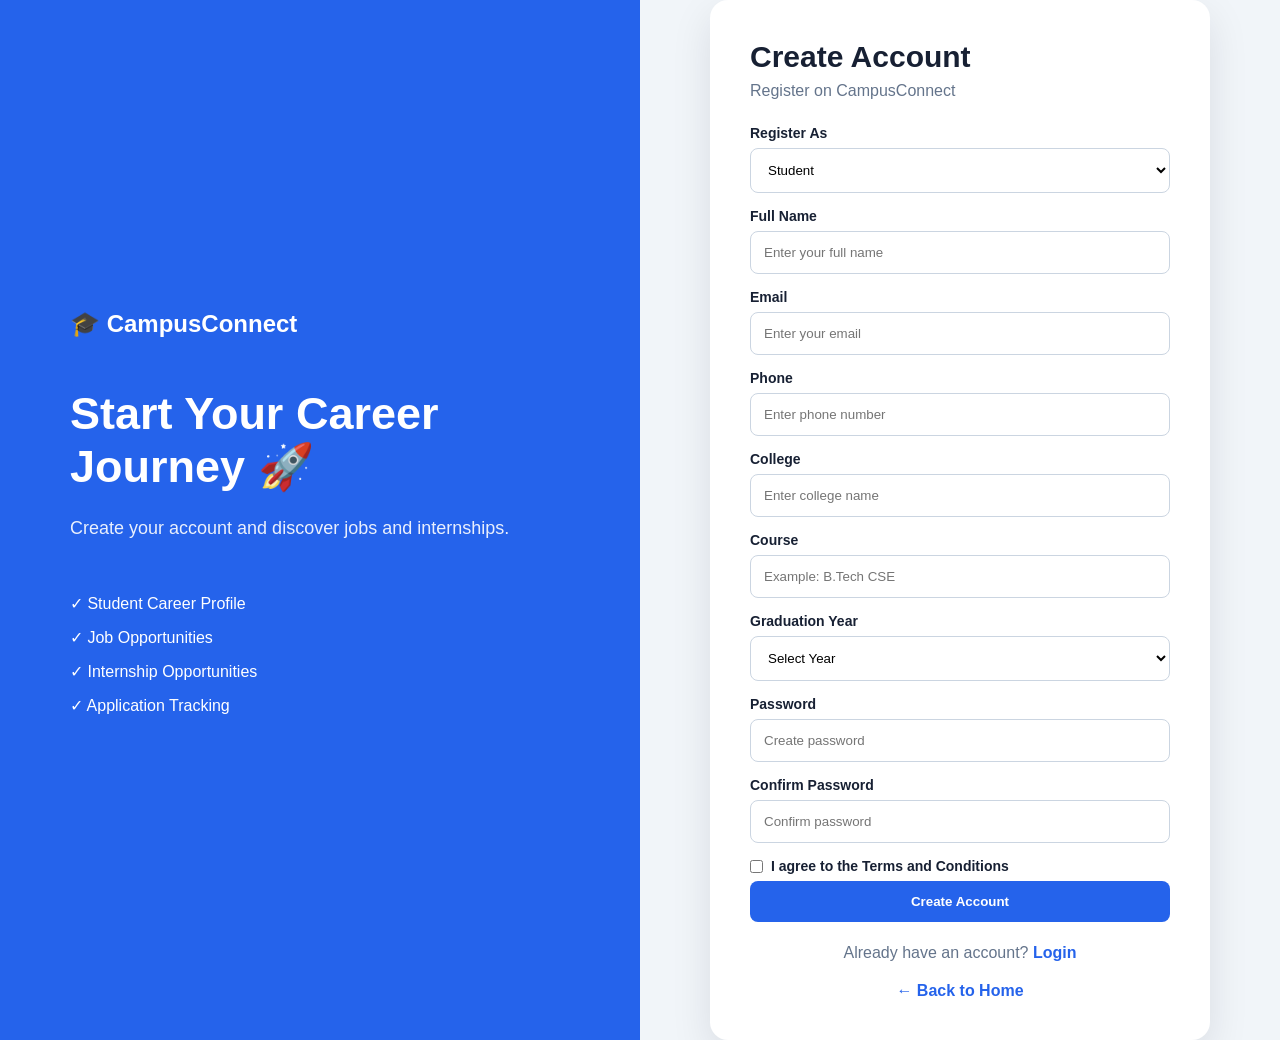
<file: register.html>
<!DOCTYPE html>
<html lang="en">

<head>

    <meta charset="UTF-8">

    <meta name="viewport" content="width=device-width, initial-scale=1.0">

    <title>Register - CampusConnect</title>

    <link rel="stylesheet" href="style.css">

</head>


<body class="auth-body">


    <div class="auth-container">


        <!-- LEFT -->

        <div class="auth-info">

            <div class="auth-logo">
                🎓 CampusConnect
            </div>

            <h1>
                Start Your Career Journey 🚀
            </h1>

            <p>
                Create your account and discover jobs and internships.
            </p>


            <div class="auth-features">

                <div>✓ Student Career Profile</div>

                <div>✓ Job Opportunities</div>

                <div>✓ Internship Opportunities</div>

                <div>✓ Application Tracking</div>

            </div>

        </div>


        <!-- REGISTER -->

        <div class="auth-card register-card">

            <h2>Create Account</h2>

            <p class="auth-subtitle">
                Register on CampusConnect
            </p>


            <form id="registerForm">


                <label>Register As</label>

                <select id="registerRole" required>

                    <option value="student">
                        Student
                    </option>

                    <option value="company">
                        Company
                    </option>

                </select>


                <label>Full Name</label>

                <input
                    type="text"
                    id="fullName"
                    placeholder="Enter your full name"
                    required
                >


                <label>Email</label>

                <input
                    type="email"
                    id="registerEmail"
                    placeholder="Enter your email"
                    required
                >


                <label>Phone</label>

                <input
                    type="tel"
                    id="phone"
                    placeholder="Enter phone number"
                >


                <div id="studentFields">

                    <label>College</label>

                    <input
                        type="text"
                        id="college"
                        placeholder="Enter college name"
                    >


                    <label>Course</label>

                    <input
                        type="text"
                        id="course"
                        placeholder="Example: B.Tech CSE"
                    >


                    <label>Graduation Year</label>

                    <select id="graduationYear">

                        <option value="">
                            Select Year
                        </option>

                        <option>2027</option>
                        <option>2028</option>
                        <option>2029</option>
                        <option>2030</option>

                    </select>

                </div>


                <label>Password</label>

                <input
                    type="password"
                    id="registerPassword"
                    placeholder="Create password"
                    required
                >


                <label>Confirm Password</label>

                <input
                    type="password"
                    id="confirmPassword"
                    placeholder="Confirm password"
                    required
                >


                <label class="terms-label">

                    <input
                        type="checkbox"
                        id="terms"
                        required
                    >

                    I agree to the Terms and Conditions

                </label>


                <button
                    type="submit"
                    class="btn primary-btn full-btn"
                >
                    Create Account
                </button>


            </form>


            <p class="auth-bottom">

                Already have an account?

                <a href="login.html">
                    Login
                </a>

            </p>


            <a href="index.html" class="back-home">
                ← Back to Home
            </a>


        </div>

    </div>


    <script src="script.js"></script>

</body>

</html>
</file>
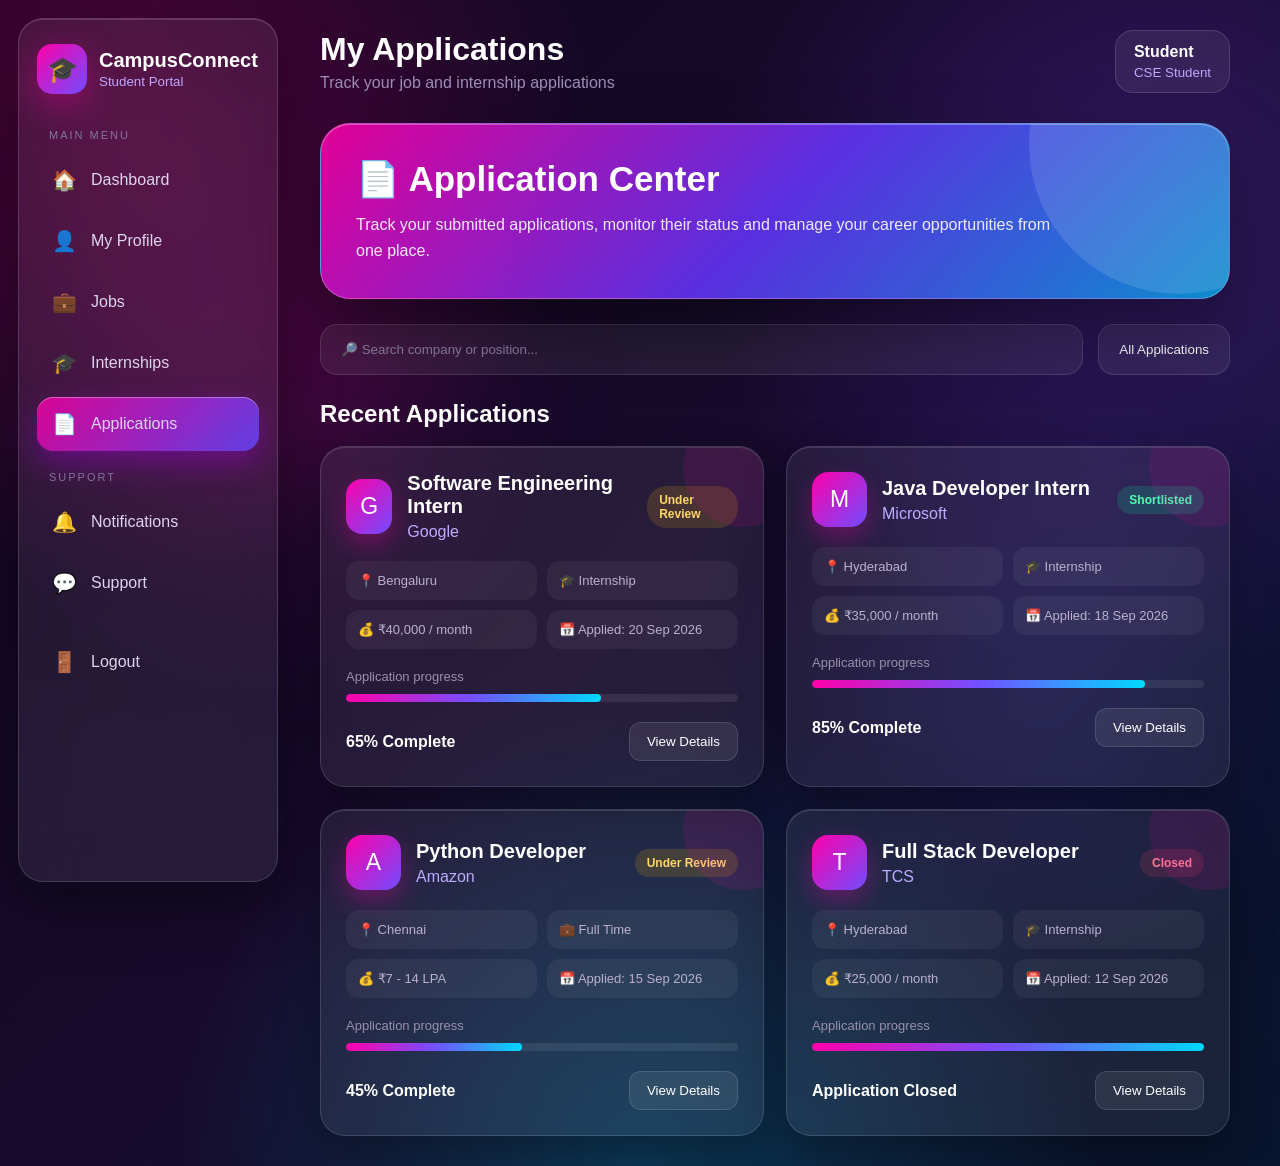
<file: student/applications.html>
<!DOCTYPE html>
<html lang="en">
<head>

<meta charset="UTF-8">
<meta name="viewport" content="width=device-width, initial-scale=1.0">

<title>CampusConnect - Applications</title>

<style>

*{
    margin:0;
    padding:0;
    box-sizing:border-box;
    font-family:Arial, Helvetica, sans-serif;
}

body{

    min-height:100vh;

    color:white;

    background:
        radial-gradient(circle at 10% 10%,rgba(255,0,140,.25),transparent 30%),
        radial-gradient(circle at 90% 20%,rgba(130,60,255,.25),transparent 30%),
        radial-gradient(circle at 50% 100%,rgba(0,220,255,.2),transparent 35%),
        linear-gradient(135deg,#10051d,#170b2d,#07152d);

    overflow-x:hidden;
}


/* =========================================================
   ANIMATED BACKGROUND
========================================================= */

body::before{

    content:"";

    position:fixed;

    width:400px;
    height:400px;

    border-radius:50%;

    background:#ff00aa;

    filter:blur(100px);

    opacity:.12;

    left:5%;
    top:20%;

    z-index:-1;

    animation:moveOrb 9s infinite alternate ease-in-out;
}

body::after{

    content:"";

    position:fixed;

    width:350px;
    height:350px;

    border-radius:50%;

    background:#5d4cff;

    filter:blur(100px);

    opacity:.15;

    right:5%;
    bottom:5%;

    z-index:-1;

    animation:moveOrb2 10s infinite alternate ease-in-out;
}


@keyframes moveOrb{

    from{
        transform:translate(0,0) scale(1);
    }

    to{
        transform:translate(150px,-80px) scale(1.3);
    }

}


@keyframes moveOrb2{

    from{
        transform:translate(0,0);
    }

    to{
        transform:translate(-100px,70px) scale(1.25);
    }

}


/* =========================================================
   LAYOUT
========================================================= */

.layout{

    display:flex;

    min-height:100vh;

}


/* =========================================================
   SIDEBAR
========================================================= */

.sidebar{

    width:260px;

    margin:18px;

    padding:25px 18px;

    border-radius:25px;

    background:rgba(255,255,255,.07);

    border:1px solid rgba(255,255,255,.15);

    backdrop-filter:blur(25px);

    box-shadow:
        0 25px 60px rgba(0,0,0,.4),
        inset 0 1px rgba(255,255,255,.15);

    position:fixed;

    top:0;
    bottom:0;

}


.logo{

    display:flex;

    align-items:center;

    gap:12px;

    margin-bottom:35px;

}


.logo-icon{

    width:50px;
    height:50px;

    display:flex;

    justify-content:center;
    align-items:center;

    border-radius:15px;

    font-size:25px;

    background:
        linear-gradient(135deg,#ff00aa,#704cff);

    box-shadow:
        0 10px 35px rgba(255,0,170,.4);

}


.logo h2{

    font-size:20px;

}


.logo small{

    color:#c0a8ff;

}


.menu-title{

    color:#82769e;

    font-size:11px;

    letter-spacing:2px;

    margin:20px 12px 12px;

}


.nav-link{

    display:flex;

    align-items:center;

    gap:14px;

    padding:15px;

    margin:7px 0;

    border-radius:16px;

    text-decoration:none;

    color:#ddd5ed;

    transition:.3s;

}


.nav-link:hover{

    background:rgba(180,80,255,.15);

    transform:translateX(5px);

}


.nav-link.active{

    background:
        linear-gradient(
            135deg,
            rgba(255,0,170,.8),
            rgba(100,70,255,.85)
        );

    box-shadow:
        0 12px 30px rgba(180,0,255,.35),
        inset 0 1px rgba(255,255,255,.35);

}


.nav-icon{

    width:25px;

    text-align:center;

    font-size:20px;

}


.logout{

    margin-top:25px;

}


/* =========================================================
   MAIN
========================================================= */

.main{

    margin-left:290px;

    width:calc(100% - 310px);

    padding:30px;

}


.topbar{

    display:flex;

    justify-content:space-between;

    align-items:center;

    margin-bottom:30px;

}


.topbar h1{

    font-size:32px;

}


.subtitle{

    color:#9d8fb9;

    margin-top:6px;

}


.user-box{

    padding:12px 18px;

    border-radius:18px;

    background:rgba(255,255,255,.07);

    border:1px solid rgba(255,255,255,.13);

}


.user-box small{

    display:block;

    color:#c0a7ff;

    margin-top:4px;

}


/* =========================================================
   HERO
========================================================= */

.hero{

    position:relative;

    overflow:hidden;

    padding:35px;

    border-radius:30px;

    background:
        linear-gradient(
            135deg,
            rgba(255,0,170,.85),
            rgba(102,54,255,.85),
            rgba(0,190,255,.7)
        );

    border:1px solid rgba(255,255,255,.25);

    box-shadow:
        0 30px 70px rgba(0,0,0,.4),
        inset 0 1px rgba(255,255,255,.3);

}


.hero::before{

    content:"";

    position:absolute;

    width:300px;
    height:300px;

    border-radius:50%;

    background:rgba(255,255,255,.12);

    right:-100px;
    top:-130px;

}


.hero h2{

    font-size:35px;

    margin-bottom:12px;

}


.hero p{

    max-width:700px;

    color:#f1eaff;

    line-height:1.6;

}


/* =========================================================
   FILTER
========================================================= */

.filters{

    display:flex;

    gap:15px;

    margin:25px 0;

    flex-wrap:wrap;

}


.search{

    flex:1;

    min-width:250px;

}


.search input{

    width:100%;

    padding:17px 20px;

    border-radius:17px;

    border:1px solid rgba(255,255,255,.12);

    background:rgba(255,255,255,.07);

    color:white;

    outline:none;

}


.search input::placeholder{

    color:#8e82a5;

}


.filter-btn{

    padding:15px 20px;

    border-radius:16px;

    border:1px solid rgba(255,255,255,.12);

    background:rgba(255,255,255,.07);

    color:white;

    cursor:pointer;

}


/* =========================================================
   APPLICATION CARDS
========================================================= */

.section-title{

    margin:25px 0 18px;

}


.applications{

    display:grid;

    grid-template-columns:repeat(2,1fr);

    gap:22px;

}


.application-card{

    padding:25px;

    border-radius:25px;

    background:rgba(255,255,255,.07);

    border:1px solid rgba(255,255,255,.14);

    backdrop-filter:blur(18px);

    box-shadow:
        0 20px 45px rgba(0,0,0,.3),
        inset 0 1px rgba(255,255,255,.12);

    transition:.4s;

    position:relative;

    overflow:hidden;

}


.application-card::before{

    content:"";

    position:absolute;

    width:120px;
    height:120px;

    border-radius:50%;

    background:rgba(255,0,170,.1);

    right:-40px;
    top:-40px;

}


.application-card:hover{

    transform:
        translateY(-10px)
        rotateX(3deg)
        rotateY(-2deg);

    box-shadow:
        0 30px 60px rgba(120,0,255,.25);

}


.company-row{

    display:flex;

    align-items:center;

    gap:15px;

}


.company-icon{

    width:55px;
    height:55px;

    display:flex;

    justify-content:center;
    align-items:center;

    border-radius:16px;

    font-size:23px;

    background:
        linear-gradient(
            135deg,
            #ff00aa,
            #714cff
        );

    box-shadow:
        0 10px 25px rgba(255,0,170,.3);

}


.company-row h3{

    font-size:20px;

}


.company{

    color:#bdabff;

    margin-top:5px;

}


.status{

    margin-left:auto;

    padding:7px 12px;

    border-radius:20px;

    font-size:12px;

    font-weight:bold;

}


.status.review{

    background:rgba(255,190,0,.15);

    color:#ffd66b;

}


.status.approved{

    background:rgba(0,255,160,.15);

    color:#4dffb1;

}


.status.rejected{

    background:rgba(255,60,100,.15);

    color:#ff7b95;

}


.details{

    display:grid;

    grid-template-columns:1fr 1fr;

    gap:10px;

    margin:20px 0;

}


.detail{

    padding:12px;

    border-radius:13px;

    background:rgba(255,255,255,.05);

    color:#bcb1ce;

    font-size:13px;

}


.progress{

    height:8px;

    border-radius:20px;

    background:rgba(255,255,255,.08);

    overflow:hidden;

    margin-top:10px;

}


.progress span{

    display:block;

    height:100%;

    border-radius:20px;

    background:
        linear-gradient(
            90deg,
            #ff00aa,
            #7350ff,
            #00d9ff
        );

}


.card-footer{

    display:flex;

    justify-content:space-between;

    align-items:center;

    margin-top:20px;

}


.view-btn{

    padding:11px 17px;

    border-radius:12px;

    border:1px solid rgba(255,255,255,.12);

    background:rgba(255,255,255,.08);

    color:white;

    cursor:pointer;

}


.view-btn:hover{

    background:rgba(255,0,170,.2);

}


/* =========================================================
   EMPTY MESSAGE
========================================================= */

.empty{

    display:none;

    padding:40px;

    text-align:center;

    border-radius:20px;

    background:rgba(255,255,255,.06);

    color:#aaa0b8;

}


/* =========================================================
   RESPONSIVE
========================================================= */

@media(max-width:950px){

    .sidebar{

        width:210px;

    }

    .main{

        margin-left:235px;

        width:calc(100% - 250px);

    }

    .applications{

        grid-template-columns:1fr;

    }

}


@media(max-width:650px){

    .layout{

        display:block;

    }

    .sidebar{

        position:relative;

        width:calc(100% - 30px);

        margin:15px;

    }

    .main{

        margin-left:0;

        width:100%;

        padding:15px;

    }

    .topbar{

        flex-direction:column;

        align-items:flex-start;

        gap:15px;

    }

}

</style>

</head>


<body>


<div class="layout">


<!-- =====================================================
     SIDEBAR
===================================================== -->

<aside class="sidebar">


<div class="logo">

<div class="logo-icon">
    🎓
</div>

<div>

<h2>
    CampusConnect
</h2>

<small>
    Student Portal
</small>

</div>

</div>


<div class="menu-title">
    MAIN MENU
</div>


<!-- DASHBOARD -->

<a
    href="./dashboard.html"
    class="nav-link">

<span class="nav-icon">
    🏠
</span>

Dashboard

</a>


<!-- PROFILE -->

<a
    href="./profile.html"
    class="nav-link">

<span class="nav-icon">
    👤
</span>

My Profile

</a>


<!-- JOBS -->

<a
    href="./jobs.html"
    class="nav-link">

<span class="nav-icon">
    💼
</span>

Jobs

</a>


<!-- INTERNSHIPS -->

<a
    href="./internships.html"
    class="nav-link">

<span class="nav-icon">
    🎓
</span>

Internships

</a>


<!-- APPLICATIONS -->

<a
    href="./applications.html"
    class="nav-link active">

<span class="nav-icon">
    📄
</span>

Applications

</a>


<div class="menu-title">
    SUPPORT
</div>


<!-- =====================================================
     FIXED NOTIFICATIONS LINK
===================================================== -->

<a
    href="./notifications.html"
    class="nav-link">

<span class="nav-icon">
    🔔
</span>

Notifications

</a>


<!-- SUPPORT -->

<a
    href="#"
    class="nav-link"
    onclick="comingSoon(event)">

<span class="nav-icon">
    💬
</span>

Support

</a>


<!-- LOGOUT -->

<a
    href="../login.html"
    class="nav-link logout"
    onclick="logoutUser()">

<span class="nav-icon">
    🚪
</span>

Logout

</a>


</aside>


<!-- =====================================================
     MAIN
===================================================== -->

<main class="main">


<div class="topbar">


<div>

<h1>
    My Applications
</h1>

<p class="subtitle">

Track your job and internship applications

</p>

</div>


<div class="user-box">

<strong id="userName">
    Student
</strong>

<small>
    CSE Student
</small>

</div>


</div>


<!-- HERO -->

<section class="hero">

<h2>
    📄 Application Center
</h2>

<p>

Track your submitted applications, monitor their status and
manage your career opportunities from one place.

</p>

</section>


<!-- FILTERS -->

<div class="filters">


<div class="search">

<input
    type="text"
    id="searchInput"
    placeholder="🔎 Search company or position..."
    onkeyup="searchApplications()">

</div>


<button
    class="filter-btn"
    onclick="showAll()">

    All Applications

</button>


</div>


<h2 class="section-title">
    Recent Applications
</h2>


<section
    class="applications"
    id="applications">


<!-- =====================================================
     APPLICATION 1
===================================================== -->

<div
    class="application-card"
    data-search="google software engineering intern">


<div class="company-row">


<div class="company-icon">
    G
</div>


<div>

<h3>
    Software Engineering Intern
</h3>

<div class="company">
    Google
</div>

</div>


<div class="status review">
    Under Review
</div>


</div>


<div class="details">


<div class="detail">
    📍 Bengaluru
</div>


<div class="detail">
    🎓 Internship
</div>


<div class="detail">
    💰 ₹40,000 / month
</div>


<div class="detail">
    📅 Applied: 20 Sep 2026
</div>


</div>


<p style="color:#9990aa;font-size:13px;">
    Application progress
</p>


<div class="progress">

<span style="width:65%;"></span>

</div>


<div class="card-footer">

<strong>
    65% Complete
</strong>


<button
    class="view-btn"
    onclick="viewApplication('Google')">

    View Details

</button>


</div>


</div>


<!-- =====================================================
     APPLICATION 2
===================================================== -->

<div
    class="application-card"
    data-search="microsoft java developer intern">


<div class="company-row">


<div class="company-icon">
    M
</div>


<div>

<h3>
    Java Developer Intern
</h3>

<div class="company">
    Microsoft
</div>

</div>


<div class="status approved">
    Shortlisted
</div>


</div>


<div class="details">


<div class="detail">
    📍 Hyderabad
</div>


<div class="detail">
    🎓 Internship
</div>


<div class="detail">
    💰 ₹35,000 / month
</div>


<div class="detail">
    📅 Applied: 18 Sep 2026
</div>


</div>


<p style="color:#9990aa;font-size:13px;">
    Application progress
</p>


<div class="progress">

<span style="width:85%;"></span>

</div>


<div class="card-footer">

<strong>
    85% Complete
</strong>


<button
    class="view-btn"
    onclick="viewApplication('Microsoft')">

    View Details

</button>


</div>


</div>


<!-- =====================================================
     APPLICATION 3
===================================================== -->

<div
    class="application-card"
    data-search="amazon python developer">


<div class="company-row">


<div class="company-icon">
    A
</div>


<div>

<h3>
    Python Developer
</h3>

<div class="company">
    Amazon
</div>

</div>


<div class="status review">
    Under Review
</div>


</div>


<div class="details">


<div class="detail">
    📍 Chennai
</div>


<div class="detail">
    💼 Full Time
</div>


<div class="detail">
    💰 ₹7 - 14 LPA
</div>


<div class="detail">
    📅 Applied: 15 Sep 2026
</div>


</div>


<p style="color:#9990aa;font-size:13px;">
    Application progress
</p>


<div class="progress">

<span style="width:45%;"></span>

</div>


<div class="card-footer">

<strong>
    45% Complete
</strong>


<button
    class="view-btn"
    onclick="viewApplication('Amazon')">

    View Details

</button>


</div>


</div>


<!-- =====================================================
     APPLICATION 4
===================================================== -->

<div
    class="application-card"
    data-search="tcs full stack developer">


<div class="company-row">


<div class="company-icon">
    T
</div>


<div>

<h3>
    Full Stack Developer
</h3>

<div class="company">
    TCS
</div>

</div>


<div class="status rejected">
    Closed
</div>


</div>


<div class="details">


<div class="detail">
    📍 Hyderabad
</div>


<div class="detail">
    🎓 Internship
</div>


<div class="detail">
    💰 ₹25,000 / month
</div>


<div class="detail">
    📅 Applied: 12 Sep 2026
</div>


</div>


<p style="color:#9990aa;font-size:13px;">
    Application progress
</p>


<div class="progress">

<span style="width:100%;"></span>

</div>


<div class="card-footer">

<strong>
    Application Closed
</strong>


<button
    class="view-btn"
    onclick="viewApplication('TCS')">

    View Details

</button>


</div>


</div>


</section>


<div
    class="empty"
    id="empty">

<h3>
    🔎 No applications found
</h3>

<p style="margin-top:8px;">

Try searching for another company or position.

</p>

</div>


</main>

</div>


<script>


/* =========================================================
   USER NAME
========================================================= */

const email =
    localStorage.getItem("campusEmail");


if(email){

    let name =
        email.split("@")[0];


    name =
        name
        .replace(/[._-]/g," ")
        .replace(
            /\b\w/g,
            c => c.toUpperCase()
        );


    document
        .getElementById("userName")
        .textContent = name;

}


/* =========================================================
   SEARCH
========================================================= */

function searchApplications(){

    const search =
        document
        .getElementById("searchInput")
        .value
        .toLowerCase();


    const cards =
        document.querySelectorAll(
            ".application-card"
        );


    let found = 0;


    cards.forEach(card => {

        const data =
            card
            .getAttribute("data-search")
            .toLowerCase();


        if(data.includes(search)){

            card.style.display = "";

            found++;

        }

        else{

            card.style.display = "none";

        }

    });


    document
        .getElementById("empty")
        .style.display =
            found === 0
            ? "block"
            : "none";

}


/* =========================================================
   SHOW ALL
========================================================= */

function showAll(){

    document
        .getElementById("searchInput")
        .value = "";


    document
        .querySelectorAll(
            ".application-card"
        )
        .forEach(card => {

            card.style.display = "";

        });


    document
        .getElementById("empty")
        .style.display = "none";

}


/* =========================================================
   VIEW APPLICATION
========================================================= */

function viewApplication(company){

    alert(

        "Application Details\n\n" +

        "Company: " +
        company +

        "\n\nThis application tracking feature is available in the frontend demo."

    );

}


/* =========================================================
   SUPPORT
========================================================= */

function comingSoon(event){

    event.preventDefault();

    alert(
        "Campus Support will be connected soon."
    );

}


/* =========================================================
   LOGOUT
========================================================= */

function logoutUser(){

    localStorage.removeItem(
        "campusEmail"
    );

    localStorage.removeItem(
        "campusRole"
    );

    localStorage.removeItem(
        "campusUser"
    );

}

</script>


</body>
</html>
</file>
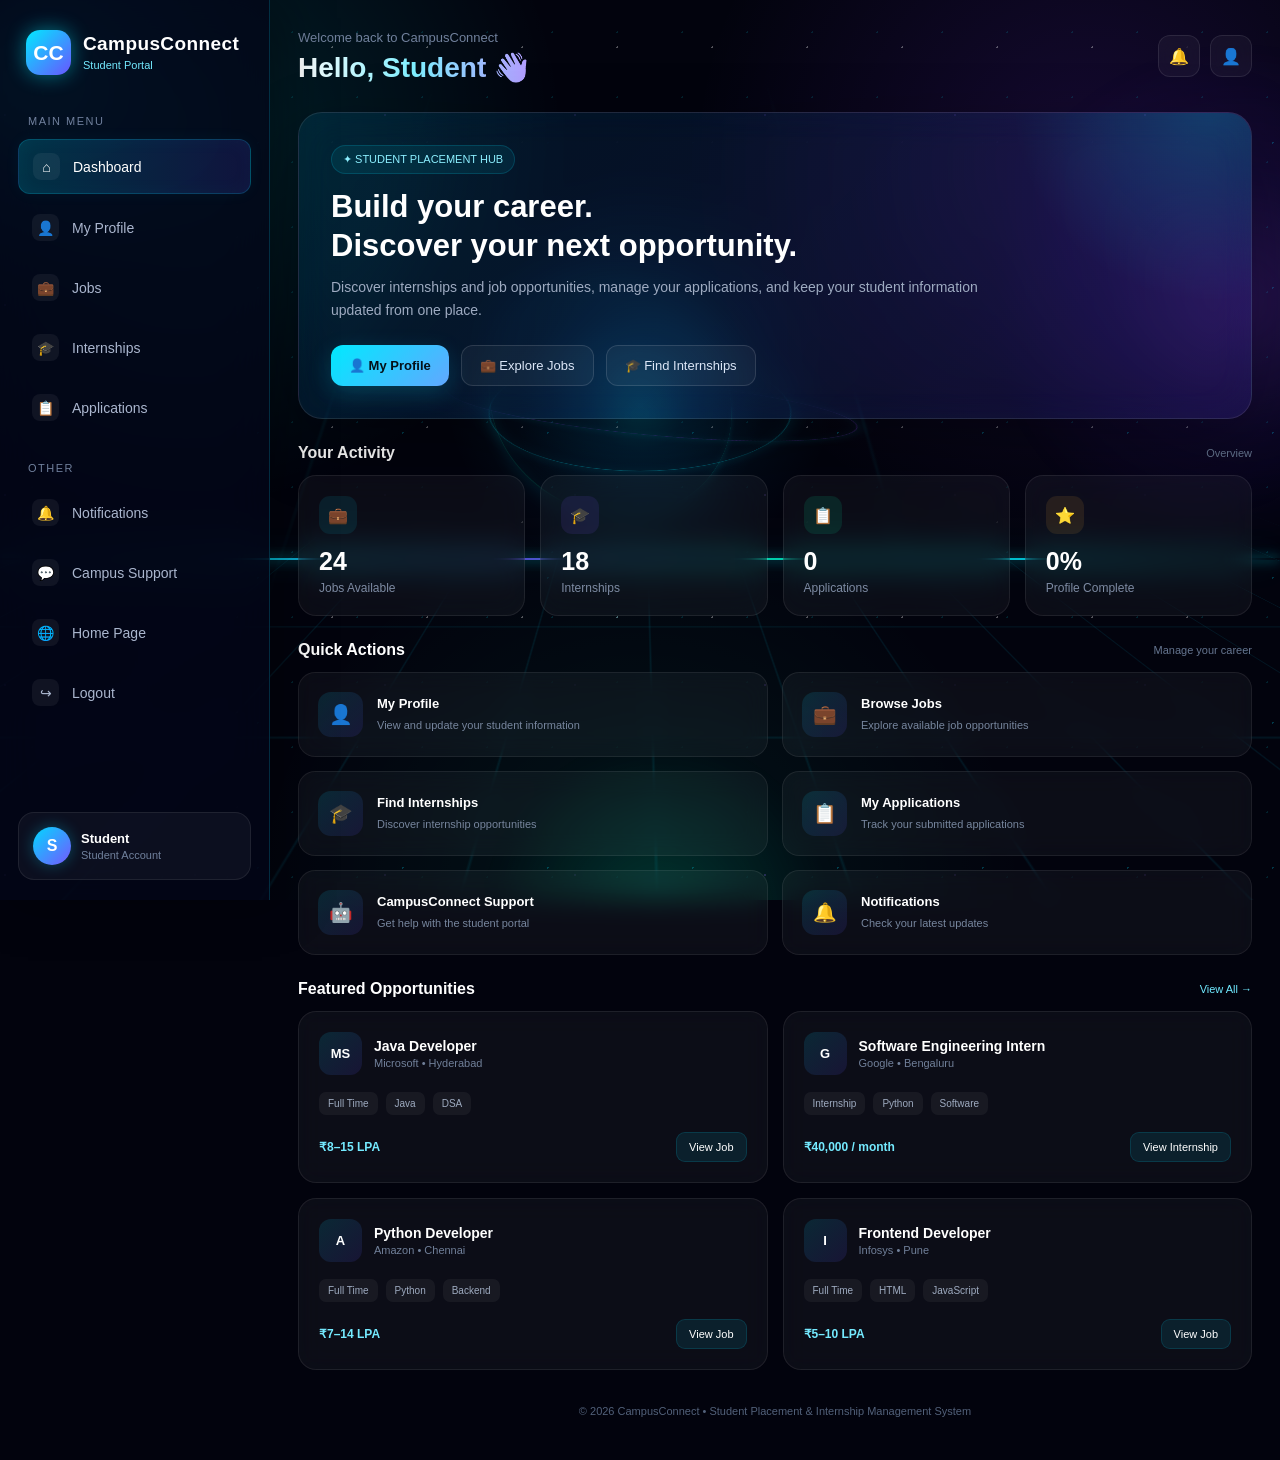
<file: student/dashboard.html>
<!DOCTYPE html>
<html lang="en">
<head>

<meta charset="UTF-8">
<meta name="viewport" content="width=device-width, initial-scale=1.0">

<title>CampusConnect | Student Dashboard</title>

<style>

/* =========================================================
   RESET
========================================================= */

*{
    margin:0;
    padding:0;
    box-sizing:border-box;
}

html{
    scroll-behavior:smooth;
}

body{
    font-family:"Segoe UI",Arial,sans-serif;
    background:#02030d;
    color:white;
    min-height:100vh;
    overflow-x:hidden;
}


/* =========================================================
   3D BACKGROUND
========================================================= */

.background{
    position:fixed;
    inset:0;
    z-index:-100;
    overflow:hidden;

    background:
        radial-gradient(
            circle at 50% 42%,
            rgba(0,170,255,.12),
            transparent 24%
        ),
        radial-gradient(
            circle at 15% 15%,
            rgba(0,255,255,.12),
            transparent 28%
        ),
        radial-gradient(
            circle at 85% 18%,
            rgba(130,50,255,.15),
            transparent 30%
        ),
        radial-gradient(
            circle at 50% 100%,
            rgba(0,255,180,.07),
            transparent 35%
        ),
        #02030d;

    perspective:1000px;
}


/* =========================================================
   STARS
========================================================= */

.stars{
    position:absolute;
    inset:0;

    background-image:
        radial-gradient(
            circle,
            rgba(255,255,255,.9) 1px,
            transparent 1px
        ),
        radial-gradient(
            circle,
            rgba(0,220,255,.7) 1px,
            transparent 1px
        ),
        radial-gradient(
            circle,
            rgba(150,100,255,.7) 1px,
            transparent 1px
        );

    background-size:
        95px 95px,
        145px 145px,
        190px 190px;

    background-position:
        0 0,
        40px 70px,
        100px 20px;

    opacity:.35;

    animation:starsMove 25s linear infinite;
}

@keyframes starsMove{

    0%{
        transform:translate3d(0,0,0) scale(1);
    }

    50%{
        transform:translate3d(-20px,35px,0) scale(1.03);
    }

    100%{
        transform:translate3d(0,70px,0) scale(1);
    }
}


/* =========================================================
   PARTICLES
========================================================= */

.particles{
    position:absolute;
    inset:0;

    background-image:
        radial-gradient(
            circle,
            rgba(0,234,255,.8) 1px,
            transparent 1px
        );

    background-size:65px 65px;

    opacity:.16;

    animation:particleFlow 14s linear infinite;
}

@keyframes particleFlow{

    from{
        transform:
            translateY(0)
            translateX(0);
    }

    to{
        transform:
            translateY(-65px)
            translateX(30px);
    }
}


/* =========================================================
   ORBS
========================================================= */

.orb{
    position:absolute;
    border-radius:50%;
    pointer-events:none;
}

.orb-blue{

    width:420px;
    height:420px;

    left:-170px;
    top:-130px;

    background:
        radial-gradient(
            circle,
            rgba(0,234,255,.20) 0%,
            rgba(0,150,255,.08) 35%,
            transparent 70%
        );

    filter:blur(8px);

    animation:blueOrb 12s ease-in-out infinite;
}

@keyframes blueOrb{

    0%,100%{
        transform:
            translate3d(0,0,0)
            scale(1);
    }

    50%{
        transform:
            translate3d(90px,70px,0)
            scale(1.15);
    }
}


.orb-purple{

    width:500px;
    height:500px;

    right:-210px;
    top:50px;

    background:
        radial-gradient(
            circle,
            rgba(135,65,255,.21) 0%,
            rgba(90,40,255,.08) 38%,
            transparent 72%
        );

    filter:blur(10px);

    animation:purpleOrb 15s ease-in-out infinite;
}

@keyframes purpleOrb{

    0%,100%{
        transform:
            translate3d(0,0,0)
            scale(1);
    }

    50%{
        transform:
            translate3d(-100px,80px,0)
            scale(1.12);
    }
}


.orb-green{

    width:350px;
    height:350px;

    left:38%;
    bottom:-190px;

    background:
        radial-gradient(
            circle,
            rgba(0,255,190,.14),
            transparent 70%
        );

    filter:blur(12px);

    animation:greenOrb 11s ease-in-out infinite;
}

@keyframes greenOrb{

    0%,100%{
        transform:translate(0,0);
    }

    50%{
        transform:translate(80px,-90px);
    }
}


/* =========================================================
   ENERGY CORE
========================================================= */

.energy-core{

    position:absolute;

    width:260px;
    height:260px;

    left:50%;
    top:45%;

    transform:
        translate(-50%,-50%);

    border-radius:50%;

    background:
        radial-gradient(
            circle,
            rgba(0,234,255,.18) 0%,
            rgba(0,180,255,.08) 25%,
            transparent 68%
        );

    animation:corePulse 5s ease-in-out infinite;
}

@keyframes corePulse{

    0%,100%{
        transform:
            translate(-50%,-50%)
            scale(.9);

        opacity:.45;
    }

    50%{
        transform:
            translate(-50%,-50%)
            scale(1.25);

        opacity:.8;
    }
}


/* =========================================================
   3D RINGS
========================================================= */

.ring{

    position:absolute;

    left:50%;
    top:45%;

    border-radius:50%;

    border:
        1px solid rgba(0,234,255,.30);

    box-shadow:
        0 0 18px rgba(0,234,255,.12),
        inset 0 0 18px rgba(0,234,255,.05);

    pointer-events:none;
}

.ring1{

    width:300px;
    height:300px;

    transform:
        translate(-50%,-50%)
        rotateX(65deg);

    animation:ringRotate1 15s linear infinite;
}

@keyframes ringRotate1{

    from{
        transform:
            translate(-50%,-50%)
            rotateX(65deg)
            rotateZ(0deg);
    }

    to{
        transform:
            translate(-50%,-50%)
            rotateX(65deg)
            rotateZ(360deg);
    }
}


.ring2{

    width:430px;
    height:170px;

    border-color:
        rgba(140,80,255,.28);

    transform:
        translate(-50%,-50%)
        rotateX(70deg)
        rotateZ(20deg);

    animation:
        ringRotate2 18s linear infinite reverse;
}

@keyframes ringRotate2{

    from{
        transform:
            translate(-50%,-50%)
            rotateX(70deg)
            rotateZ(20deg);
    }

    to{
        transform:
            translate(-50%,-50%)
            rotateX(70deg)
            rotateZ(380deg);
    }
}


.ring3{

    width:540px;
    height:220px;

    border-color:
        rgba(0,255,200,.13);

    transform:
        translate(-50%,-50%)
        rotateY(65deg);

    animation:
        ringRotate3 22s linear infinite;
}

@keyframes ringRotate3{

    from{
        transform:
            translate(-50%,-50%)
            rotateY(65deg)
            rotateZ(0deg);
    }

    to{
        transform:
            translate(-50%,-50%)
            rotateY(65deg)
            rotateZ(360deg);
    }
}


/* =========================================================
   HORIZON
========================================================= */

.horizon{

    position:absolute;

    width:100%;
    height:2px;

    top:62%;

    background:
        linear-gradient(
            90deg,
            transparent,
            #00eaff,
            #6955ff,
            #00ffd0,
            #00eaff,
            transparent
        );

    box-shadow:
        0 0 12px #00eaff,
        0 0 35px rgba(0,234,255,.6),
        0 0 80px rgba(100,70,255,.3);

    opacity:.8;

    animation:
        horizonPulse 4s ease-in-out infinite;
}

@keyframes horizonPulse{

    0%,100%{
        opacity:.45;
    }

    50%{
        opacity:.9;
    }
}


/* =========================================================
   3D FLOOR
========================================================= */

.grid-floor{

    position:absolute;

    left:-55%;

    width:210%;
    height:75%;

    bottom:-32%;

    transform:
        perspective(700px)
        rotateX(63deg);

    transform-origin:
        center top;

    background-image:
        linear-gradient(
            rgba(0,220,255,.17) 1px,
            transparent 1px
        ),
        linear-gradient(
            90deg,
            rgba(0,220,255,.17) 1px,
            transparent 1px
        );

    background-size:
        75px 75px;

    mask-image:
        linear-gradient(
            to bottom,
            transparent,
            black 15%,
            black 80%,
            transparent
        );

    -webkit-mask-image:
        linear-gradient(
            to bottom,
            transparent,
            black 15%,
            black 80%,
            transparent
        );

    opacity:.5;

    animation:
        gridMove 7s linear infinite;
}

@keyframes gridMove{

    from{
        background-position:
            0 0,
            0 0;
    }

    to{
        background-position:
            0 75px,
            75px 0;
    }
}


/* =========================================================
   BEAMS
========================================================= */

.beam{

    position:absolute;

    width:2px;
    height:65%;

    top:5%;

    background:
        linear-gradient(
            to bottom,
            transparent,
            rgba(0,234,255,.25),
            transparent
        );

    filter:blur(1px);

    transform-origin:
        bottom center;

    opacity:.45;
}

.beam1{

    left:20%;

    transform:
        rotate(18deg);

    animation:
        beamMove1 9s ease-in-out infinite;
}

.beam2{

    left:72%;

    transform:
        rotate(-16deg);

    animation:
        beamMove2 11s ease-in-out infinite;
}

@keyframes beamMove1{

    0%,100%{
        opacity:.15;
        transform:
            rotate(18deg)
            scaleY(.8);
    }

    50%{
        opacity:.55;
        transform:
            rotate(25deg)
            scaleY(1.1);
    }
}

@keyframes beamMove2{

    0%,100%{
        opacity:.15;
        transform:
            rotate(-16deg)
            scaleY(.8);
    }

    50%{
        opacity:.5;
        transform:
            rotate(-24deg)
            scaleY(1.1);
    }
}


/* =========================================================
   LAYOUT
========================================================= */

.layout{
    display:flex;
    min-height:100vh;
}


/* =========================================================
   SIDEBAR
========================================================= */

.sidebar{

    width:270px;
    min-height:100vh;

    position:fixed;

    left:0;
    top:0;
    bottom:0;

    padding:25px 18px;

    background:
        rgba(3,7,25,.78);

    border-right:
        1px solid rgba(0,220,255,.18);

    backdrop-filter:
        blur(22px);

    box-shadow:
        10px 0 50px rgba(0,0,0,.35);

    z-index:100;
}

.logo{

    display:flex;
    align-items:center;

    gap:12px;

    margin-bottom:35px;

    padding:5px 8px;
}

.logo-icon{

    width:45px;
    height:45px;

    border-radius:14px;

    display:flex;
    align-items:center;
    justify-content:center;

    font-size:21px;
    font-weight:bold;

    background:
        linear-gradient(
            135deg,
            #00eaff,
            #6955ff
        );

    box-shadow:
        0 0 20px rgba(0,234,255,.45);
}

.logo-text h2{

    font-size:19px;
    letter-spacing:.4px;
}

.logo-text span{

    color:#73eaff;
    font-size:11px;
}

.menu-title{

    color:#70809d;

    font-size:11px;

    text-transform:uppercase;

    letter-spacing:1.5px;

    margin:
        0 10px 12px;
}

.menu{

    display:flex;
    flex-direction:column;
    gap:7px;
}

.menu a{

    text-decoration:none;

    color:#aab6ce;

    display:flex;

    align-items:center;

    gap:13px;

    padding:13px 14px;

    border-radius:12px;

    transition:.25s;

    font-size:14px;
}

.menu a:hover{

    color:white;

    background:
        rgba(0,220,255,.09);

    transform:
        translateX(4px);

    box-shadow:
        0 0 18px rgba(0,220,255,.08);
}

.menu a.active{

    color:white;

    background:
        linear-gradient(
            90deg,
            rgba(0,220,255,.18),
            rgba(100,70,255,.15)
        );

    border:
        1px solid rgba(0,220,255,.20);

    box-shadow:
        inset 0 0 20px rgba(0,220,255,.04),
        0 0 15px rgba(0,220,255,.05);
}

.menu-icon{

    width:27px;
    height:27px;

    display:flex;

    align-items:center;
    justify-content:center;

    border-radius:8px;

    background:
        rgba(255,255,255,.06);

    font-size:14px;
}

.sidebar-bottom{

    position:absolute;

    left:18px;
    right:18px;

    bottom:20px;
}

.user-mini{

    padding:14px;

    border-radius:16px;

    background:
        rgba(255,255,255,.045);

    border:
        1px solid rgba(255,255,255,.08);

    display:flex;

    align-items:center;

    gap:10px;
}

.avatar{

    width:38px;
    height:38px;

    border-radius:50%;

    display:flex;

    align-items:center;
    justify-content:center;

    font-weight:bold;

    background:
        linear-gradient(
            135deg,
            #00d9ff,
            #7657ff
        );

    box-shadow:
        0 0 15px rgba(0,217,255,.3);
}

.user-mini-info{
    overflow:hidden;
}

.user-mini-info strong{

    display:block;

    font-size:13px;

    white-space:nowrap;

    overflow:hidden;

    text-overflow:ellipsis;
}

.user-mini-info span{

    display:block;

    color:#70809d;

    font-size:11px;

    margin-top:3px;
}


/* =========================================================
   MAIN
========================================================= */

.main{

    width:
        calc(100% - 270px);

    margin-left:270px;

    padding:28px;
}

.topbar{

    display:flex;

    align-items:center;

    justify-content:space-between;

    margin-bottom:28px;
}

.welcome small{

    color:#71819c;

    font-size:13px;
}

.welcome h1{

    margin-top:5px;

    font-size:28px;

    background:
        linear-gradient(
            90deg,
            white,
            #7eefff,
            #b39cff
        );

    -webkit-background-clip:text;

    background-clip:text;

    color:transparent;
}

.top-actions{

    display:flex;
    gap:10px;
}


/* =========================================================
   TOP BUTTONS
========================================================= */

.icon-btn{

    width:42px;
    height:42px;

    border-radius:12px;

    border:
        1px solid rgba(255,255,255,.09);

    background:
        rgba(255,255,255,.045);

    color:white;

    cursor:pointer;

    transition:.25s;

    backdrop-filter:blur(10px);
}

.icon-btn:hover{

    transform:
        translateY(-2px)
        scale(1.05);

    border-color:
        rgba(0,220,255,.3);

    background:
        rgba(0,220,255,.08);

    box-shadow:
        0 0 20px rgba(0,220,255,.12);
}


/* =========================================================
   HERO
========================================================= */

.hero{

    position:relative;

    overflow:hidden;

    padding:32px;

    border-radius:24px;

    background:
        linear-gradient(
            135deg,
            rgba(0,180,255,.10),
            rgba(105,70,255,.12)
        );

    border:
        1px solid rgba(255,255,255,.10);

    backdrop-filter:
        blur(18px);

    box-shadow:
        0 25px 70px rgba(0,0,0,.30),
        inset 0 0 50px rgba(0,220,255,.025);

    margin-bottom:25px;
}

.hero::before{

    content:"";

    position:absolute;

    width:400px;
    height:400px;

    border-radius:50%;

    right:-160px;
    top:-210px;

    background:
        radial-gradient(
            circle,
            rgba(0,234,255,.20),
            transparent 70%
        );

    animation:
        heroGlow 7s ease-in-out infinite;
}

@keyframes heroGlow{

    0%,100%{
        transform:scale(1);
    }

    50%{
        transform:scale(1.3);
    }
}

.hero-content{

    position:relative;
    z-index:2;
}

.hero-tag{

    display:inline-flex;

    align-items:center;

    gap:7px;

    padding:7px 11px;

    border-radius:30px;

    font-size:11px;

    color:#8cefff;

    background:
        rgba(0,220,255,.08);

    border:
        1px solid rgba(0,220,255,.16);

    margin-bottom:14px;
}

.hero h2{

    font-size:31px;

    line-height:1.25;

    margin-bottom:10px;
}

.hero p{

    color:#9eabc1;

    font-size:14px;

    line-height:1.7;

    max-width:650px;
}

.hero-buttons{

    display:flex;

    gap:12px;

    margin-top:22px;

    flex-wrap:wrap;
}

.primary-btn,
.secondary-btn{

    display:inline-flex;

    align-items:center;

    justify-content:center;

    gap:8px;

    padding:
        12px 18px;

    border-radius:12px;

    text-decoration:none;

    font-size:13px;

    transition:.25s;
}

.primary-btn{

    color:#041019;

    background:
        linear-gradient(
            135deg,
            #00eaff,
            #62a7ff
        );

    font-weight:700;

    box-shadow:
        0 8px 25px rgba(0,220,255,.20);
}

.primary-btn:hover{

    transform:
        translateY(-3px);
}

.secondary-btn{

    color:#dbe6f7;

    border:
        1px solid rgba(255,255,255,.12);

    background:
        rgba(255,255,255,.045);
}

.secondary-btn:hover{

    background:
        rgba(255,255,255,.08);

    transform:
        translateY(-3px);

    border-color:
        rgba(0,220,255,.22);
}


/* =========================================================
   SECTION TITLES
========================================================= */

.section-title{

    display:flex;

    align-items:center;

    justify-content:space-between;

    margin:
        25px 0 13px;
}

.section-title h3{
    font-size:16px;
}

.section-title span{

    color:#65758f;
    font-size:11px;
}


/* =========================================================
   STATS
========================================================= */

.stats{

    display:grid;

    grid-template-columns:
        repeat(4,1fr);

    gap:15px;
}

.stat-card{

    padding:20px;

    border-radius:18px;

    background:
        rgba(255,255,255,.045);

    border:
        1px solid rgba(255,255,255,.08);

    backdrop-filter:
        blur(15px);

    transition:.3s;
}

.stat-card:hover{

    transform:
        translateY(-5px);

    border-color:
        rgba(0,220,255,.18);
}

.stat-icon{

    width:38px;
    height:38px;

    display:flex;

    align-items:center;
    justify-content:center;

    border-radius:11px;

    background:
        rgba(0,220,255,.09);

    margin-bottom:13px;
}

.stat-card:nth-child(2) .stat-icon{

    background:
        rgba(130,80,255,.11);
}

.stat-card:nth-child(3) .stat-icon{

    background:
        rgba(0,255,180,.10);
}

.stat-card:nth-child(4) .stat-icon{

    background:
        rgba(255,180,60,.10);
}

.stat-number{

    font-size:25px;

    font-weight:700;
}

.stat-label{

    color:#7d8ba3;

    font-size:12px;

    margin-top:5px;
}


/* =========================================================
   QUICK ACTIONS
========================================================= */

.actions{

    display:grid;

    grid-template-columns:
        repeat(2,1fr);

    gap:14px;
}

.action-card{

    text-decoration:none;

    color:white;

    padding:19px;

    border-radius:17px;

    background:
        rgba(255,255,255,.042);

    border:
        1px solid rgba(255,255,255,.075);

    transition:.3s;

    display:flex;

    align-items:center;

    gap:14px;

    backdrop-filter:
        blur(12px);
}

.action-card:hover{

    transform:
        translateY(-4px);

    background:
        rgba(0,220,255,.07);

    border-color:
        rgba(0,220,255,.20);
}

.action-icon{

    min-width:45px;

    height:45px;

    display:flex;

    align-items:center;
    justify-content:center;

    border-radius:13px;

    background:
        linear-gradient(
            135deg,
            rgba(0,220,255,.12),
            rgba(100,70,255,.12)
        );

    font-size:19px;
}

.action-card strong{

    display:block;

    font-size:13px;

    margin-bottom:4px;
}

.action-card span{

    color:#77869e;

    font-size:11px;
}


/* =========================================================
   OPPORTUNITIES
========================================================= */

.opportunities{

    display:grid;

    grid-template-columns:
        repeat(2,1fr);

    gap:15px;
}

.opportunity{

    padding:20px;

    border-radius:18px;

    background:
        rgba(255,255,255,.043);

    border:
        1px solid rgba(255,255,255,.08);

    transition:.3s;

    backdrop-filter:
        blur(12px);
}

.opportunity:hover{

    transform:
        translateY(-4px);

    border-color:
        rgba(0,220,255,.18);
}

.company-row{

    display:flex;

    align-items:center;

    gap:12px;
}

.company-logo{

    width:43px;
    height:43px;

    display:flex;

    align-items:center;
    justify-content:center;

    border-radius:12px;

    background:
        linear-gradient(
            135deg,
            rgba(0,220,255,.13),
            rgba(100,70,255,.13)
        );

    font-weight:700;

    font-size:13px;
}

.company-row h4{
    font-size:14px;
}

.company-row p{

    color:#71809a;

    font-size:11px;

    margin-top:3px;
}

.job-details{

    display:flex;

    gap:8px;

    flex-wrap:wrap;

    margin:17px 0;
}

.badge{

    font-size:10px;

    color:#9eabc0;

    padding:
        6px 9px;

    border-radius:7px;

    background:
        rgba(255,255,255,.05);
}

.job-bottom{

    display:flex;

    align-items:center;

    justify-content:space-between;
}

.salary{

    color:#74eaff;

    font-size:12px;

    font-weight:600;
}

.view-btn{

    color:white;

    text-decoration:none;

    padding:
        8px 12px;

    border-radius:9px;

    background:
        rgba(0,220,255,.09);

    border:
        1px solid rgba(0,220,255,.14);

    font-size:11px;

    transition:.2s;
}

.view-btn:hover{

    background:
        rgba(0,220,255,.17);
}


/* =========================================================
   FOOTER
========================================================= */

footer{

    text-align:center;

    color:#52617a;

    font-size:11px;

    padding:
        35px 0 15px;
}


/* =========================================================
   MOBILE MENU
========================================================= */

.mobile-menu{

    display:none;

    position:fixed;

    top:15px;
    left:15px;

    width:43px;
    height:43px;

    border:
        1px solid rgba(255,255,255,.1);

    background:
        rgba(5,10,30,.90);

    color:white;

    border-radius:12px;

    z-index:200;

    cursor:pointer;
}


/* =========================================================
   RESPONSIVE
========================================================= */

@media(max-width:1100px){

    .stats{
        grid-template-columns:
            repeat(2,1fr);
    }
}

@media(max-width:800px){

    .sidebar{

        transform:
            translateX(-100%);

        transition:.3s;
    }

    .sidebar.show{

        transform:
            translateX(0);
    }

    .mobile-menu{

        display:block;
    }

    .main{

        width:100%;

        margin-left:0;

        padding:
            75px 18px 25px;
    }

    .welcome h1{
        font-size:23px;
    }

    .hero{
        padding:23px;
    }

    .hero h2{
        font-size:24px;
    }

    .opportunities{
        grid-template-columns:1fr;
    }

    .ring2,
    .ring3{
        display:none;
    }

    .energy-core{

        width:180px;
        height:180px;
    }
}

@media(max-width:550px){

    .stats{

        grid-template-columns:
            repeat(2,1fr);

        gap:10px;
    }

    .stat-card{
        padding:15px;
    }

    .stat-number{
        font-size:21px;
    }

    .actions{
        grid-template-columns:1fr;
    }

    .hero-buttons{
        flex-direction:column;
    }

    .primary-btn,
    .secondary-btn{
        width:100%;
    }

    .top-actions{
        display:none;
    }

    .ring1{

        width:220px;
        height:220px;
    }

    .orb-purple{

        width:300px;
        height:300px;
    }

    .orb-blue{

        width:280px;
        height:280px;
    }
}

</style>

</head>

<body>


<!-- =========================================================
     3D BACKGROUND
========================================================= -->

<div class="background">

    <div class="stars"></div>

    <div class="particles"></div>

    <div class="orb orb-blue"></div>

    <div class="orb orb-purple"></div>

    <div class="orb orb-green"></div>

    <div class="energy-core"></div>

    <div class="ring ring1"></div>

    <div class="ring ring2"></div>

    <div class="ring ring3"></div>

    <div class="beam beam1"></div>

    <div class="beam beam2"></div>

    <div class="horizon"></div>

    <div class="grid-floor"></div>

</div>


<!-- =========================================================
     MOBILE MENU
========================================================= -->

<button
    class="mobile-menu"
    onclick="toggleSidebar()">

    ☰

</button>


<div class="layout">


<!-- =========================================================
     SIDEBAR
========================================================= -->

<aside
    class="sidebar"
    id="sidebar">


    <div class="logo">

        <div class="logo-icon">
            CC
        </div>

        <div class="logo-text">

            <h2>
                CampusConnect
            </h2>

            <span>
                Student Portal
            </span>

        </div>

    </div>


    <div class="menu-title">
        Main Menu
    </div>


    <nav class="menu">


        <!-- DASHBOARD -->

        <a
            href="dashboard.html"
            class="active">

            <span class="menu-icon">
                ⌂
            </span>

            <span>
                Dashboard
            </span>

        </a>


        <!-- PROFILE -->

        <a href="profile.html">

            <span class="menu-icon">
                👤
            </span>

            <span>
                My Profile
            </span>

        </a>


        <!-- JOBS -->

        <a href="jobs.html">

            <span class="menu-icon">
                💼
            </span>

            <span>
                Jobs
            </span>

        </a>


        <!-- INTERNSHIPS -->

        <a href="internships.html">

            <span class="menu-icon">
                🎓
            </span>

            <span>
                Internships
            </span>

        </a>


        <!-- APPLICATIONS -->

        <a href="applications.html">

            <span class="menu-icon">
                📋
            </span>

            <span>
                Applications
            </span>

        </a>

    </nav>


    <div
        class="menu-title"
        style="margin-top:28px;">

        Other

    </div>


    <nav class="menu">


        <!-- NOTIFICATIONS -->

        <a href="notifications.html">

            <span class="menu-icon">
                🔔
            </span>

            <span>
                Notifications
            </span>

        </a>


        <!-- SUPPORT -->

        <a href="support.html">

            <span class="menu-icon">
                💬
            </span>

            <span>
                Campus Support
            </span>

        </a>


        <!-- HOME -->

        <a href="../index.html">

            <span class="menu-icon">
                🌐
            </span>

            <span>
                Home Page
            </span>

        </a>


        <!-- LOGOUT -->

        <a
            href="../login.html"
            onclick="logoutUser(event)">

            <span class="menu-icon">
                ↪
            </span>

            <span>
                Logout
            </span>

        </a>

    </nav>


    <!-- USER -->

    <div class="sidebar-bottom">

        <div class="user-mini">

            <div
                class="avatar"
                id="sideAvatar">

                S

            </div>

            <div class="user-mini-info">

                <strong id="sideUserName">
                    Student
                </strong>

                <span>
                    Student Account
                </span>

            </div>

        </div>

    </div>

</aside>


<!-- =========================================================
     MAIN
========================================================= -->

<main class="main">


    <!-- TOP BAR -->

    <div class="topbar">

        <div class="welcome">

            <small>
                Welcome back to CampusConnect
            </small>

            <h1>

                Hello,
                <span id="userName">
                    Student
                </span>

                👋

            </h1>

        </div>


        <div class="top-actions">


            <!-- NOTIFICATION -->

            <a
                href="notifications.html"
                class="icon-btn"
                title="Notifications"
                style="
                    display:flex;
                    align-items:center;
                    justify-content:center;
                    text-decoration:none;
                ">

                🔔

            </a>


            <!-- PROFILE -->

            <a
                href="profile.html"
                class="icon-btn"
                title="Profile"
                style="
                    display:flex;
                    align-items:center;
                    justify-content:center;
                    text-decoration:none;
                ">

                👤

            </a>

        </div>

    </div>


    <!-- =====================================================
         HERO
    ===================================================== -->

    <section class="hero">

        <div class="hero-content">


            <div class="hero-tag">

                ✦ STUDENT PLACEMENT HUB

            </div>


            <h2>

                Build your career.
                <br>

                Discover your next opportunity.

            </h2>


            <p>

                Discover internships and job
                opportunities, manage your
                applications, and keep your
                student information updated
                from one place.

            </p>


            <div class="hero-buttons">


                <a
                    href="profile.html"
                    class="primary-btn">

                    👤 My Profile

                </a>


                <a
                    href="jobs.html"
                    class="secondary-btn">

                    💼 Explore Jobs

                </a>


                <a
                    href="internships.html"
                    class="secondary-btn">

                    🎓 Find Internships

                </a>


            </div>

        </div>

    </section>


    <!-- =====================================================
         ACTIVITY
    ===================================================== -->

    <div class="section-title">

        <h3>
            Your Activity
        </h3>

        <span>
            Overview
        </span>

    </div>


    <section class="stats">


        <div class="stat-card">

            <div class="stat-icon">
                💼
            </div>

            <div class="stat-number">
                24
            </div>

            <div class="stat-label">
                Jobs Available
            </div>

        </div>


        <div class="stat-card">

            <div class="stat-icon">
                🎓
            </div>

            <div class="stat-number">
                18
            </div>

            <div class="stat-label">
                Internships
            </div>

        </div>


        <div class="stat-card">

            <div class="stat-icon">
                📋
            </div>

            <div class="stat-number">
                0
            </div>

            <div class="stat-label">
                Applications
            </div>

        </div>


        <div class="stat-card">

            <div class="stat-icon">
                ⭐
            </div>

            <div class="stat-number">
                0%
            </div>

            <div class="stat-label">
                Profile Complete
            </div>

        </div>


    </section>


    <!-- =====================================================
         QUICK ACTIONS
    ===================================================== -->

    <div class="section-title">

        <h3>
            Quick Actions
        </h3>

        <span>
            Manage your career
        </span>

    </div>


    <section class="actions">


        <!-- PROFILE -->

        <a
            href="profile.html"
            class="action-card">

            <div class="action-icon">
                👤
            </div>

            <div>

                <strong>
                    My Profile
                </strong>

                <span>
                    View and update your student information
                </span>

            </div>

        </a>


        <!-- JOBS -->

        <a
            href="jobs.html"
            class="action-card">

            <div class="action-icon">
                💼
            </div>

            <div>

                <strong>
                    Browse Jobs
                </strong>

                <span>
                    Explore available job opportunities
                </span>

            </div>

        </a>


        <!-- INTERNSHIPS -->

        <a
            href="internships.html"
            class="action-card">

            <div class="action-icon">
                🎓
            </div>

            <div>

                <strong>
                    Find Internships
                </strong>

                <span>
                    Discover internship opportunities
                </span>

            </div>

        </a>


        <!-- APPLICATIONS -->

        <a
            href="applications.html"
            class="action-card">

            <div class="action-icon">
                📋
            </div>

            <div>

                <strong>
                    My Applications
                </strong>

                <span>
                    Track your submitted applications
                </span>

            </div>

        </a>


        <!-- SUPPORT -->

        <a
            href="support.html"
            class="action-card">

            <div class="action-icon">
                🤖
            </div>

            <div>

                <strong>
                    CampusConnect Support
                </strong>

                <span>
                    Get help with the student portal
                </span>

            </div>

        </a>


        <!-- NOTIFICATIONS -->

        <a
            href="notifications.html"
            class="action-card">

            <div class="action-icon">
                🔔
            </div>

            <div>

                <strong>
                    Notifications
                </strong>

                <span>
                    Check your latest updates
                </span>

            </div>

        </a>


    </section>


    <!-- =====================================================
         FEATURED OPPORTUNITIES
    ===================================================== -->

    <div class="section-title">

        <h3>
            Featured Opportunities
        </h3>

        <a
            href="jobs.html"
            style="
                color:#70eaff;
                text-decoration:none;
                font-size:11px;
            ">

            View All →

        </a>

    </div>


    <section class="opportunities">


        <!-- MICROSOFT -->

        <div class="opportunity">

            <div class="company-row">

                <div class="company-logo">
                    MS
                </div>

                <div>

                    <h4>
                        Java Developer
                    </h4>

                    <p>
                        Microsoft • Hyderabad
                    </p>

                </div>

            </div>


            <div class="job-details">

                <span class="badge">
                    Full Time
                </span>

                <span class="badge">
                    Java
                </span>

                <span class="badge">
                    DSA
                </span>

            </div>


            <div class="job-bottom">

                <span class="salary">
                    ₹8–15 LPA
                </span>

                <a
                    href="jobs.html"
                    class="view-btn">

                    View Job

                </a>

            </div>

        </div>


        <!-- GOOGLE -->

        <div class="opportunity">

            <div class="company-row">

                <div class="company-logo">
                    G
                </div>

                <div>

                    <h4>
                        Software Engineering Intern
                    </h4>

                    <p>
                        Google • Bengaluru
                    </p>

                </div>

            </div>


            <div class="job-details">

                <span class="badge">
                    Internship
                </span>

                <span class="badge">
                    Python
                </span>

                <span class="badge">
                    Software
                </span>

            </div>


            <div class="job-bottom">

                <span class="salary">
                    ₹40,000 / month
                </span>

                <a
                    href="internships.html"
                    class="view-btn">

                    View Internship

                </a>

            </div>

        </div>


        <!-- AMAZON -->

        <div class="opportunity">

            <div class="company-row">

                <div class="company-logo">
                    A
                </div>

                <div>

                    <h4>
                        Python Developer
                    </h4>

                    <p>
                        Amazon • Chennai
                    </p>

                </div>

            </div>


            <div class="job-details">

                <span class="badge">
                    Full Time
                </span>

                <span class="badge">
                    Python
                </span>

                <span class="badge">
                    Backend
                </span>

            </div>


            <div class="job-bottom">

                <span class="salary">
                    ₹7–14 LPA
                </span>

                <a
                    href="jobs.html"
                    class="view-btn">

                    View Job

                </a>

            </div>

        </div>


        <!-- INFOSYS -->

        <div class="opportunity">

            <div class="company-row">

                <div class="company-logo">
                    I
                </div>

                <div>

                    <h4>
                        Frontend Developer
                    </h4>

                    <p>
                        Infosys • Pune
                    </p>

                </div>

            </div>


            <div class="job-details">

                <span class="badge">
                    Full Time
                </span>

                <span class="badge">
                    HTML
                </span>

                <span class="badge">
                    JavaScript
                </span>

            </div>


            <div class="job-bottom">

                <span class="salary">
                    ₹5–10 LPA
                </span>

                <a
                    href="jobs.html"
                    class="view-btn">

                    View Job

                </a>

            </div>

        </div>


    </section>


    <!-- =====================================================
         FOOTER
    ===================================================== -->

    <footer>

        © 2026 CampusConnect
        • Student Placement & Internship Management System

    </footer>


</main>

</div>


<!-- =========================================================
     JAVASCRIPT
========================================================= -->

<script>


/* =========================================================
   GET USER NAME
========================================================= */

function getUserName(){

    let name = "";

    const savedUser =
        localStorage.getItem("campusUser");

    const email =
        localStorage.getItem("campusEmail");


    if(savedUser){

        try{

            const user =
                JSON.parse(savedUser);

            if(user && user.name){

                name = user.name;

            }

        }
        catch(error){

            name = savedUser;

        }

    }


    if(!name && email){

        name =
            email
            .split("@")[0]
            .replace(/[._-]/g," ");

        name =
            name
            .split(" ")
            .filter(word => word.length > 0)
            .map(
                word =>
                    word.charAt(0).toUpperCase()
                    + word.slice(1)
            )
            .join(" ");

    }


    if(!name){

        name = "Student";

    }


    return name;

}


/* =========================================================
   DISPLAY USER
========================================================= */

function displayUser(){

    const name =
        getUserName();


    const mainName =
        document.getElementById("userName");


    const sideName =
        document.getElementById("sideUserName");


    const avatar =
        document.getElementById("sideAvatar");


    if(mainName){

        mainName.textContent =
            name;

    }


    if(sideName){

        sideName.textContent =
            name;

    }


    if(avatar){

        avatar.textContent =
            name
            .charAt(0)
            .toUpperCase();

    }

}


/* =========================================================
   LOGOUT
========================================================= */

function logoutUser(event){

    if(event){

        event.preventDefault();

    }


    localStorage.removeItem("campusUser");

    localStorage.removeItem("campusEmail");

    localStorage.removeItem("campusRole");


    window.location.href =
        "../login.html";

}


/* =========================================================
   MOBILE SIDEBAR
========================================================= */

function toggleSidebar(){

    const sidebar =
        document.getElementById("sidebar");


    if(sidebar){

        sidebar.classList.toggle("show");

    }

}


/* =========================================================
   3D MOUSE PARALLAX
========================================================= */

document.addEventListener(
    "mousemove",
    function(event){

        const x =
            (event.clientX /
            window.innerWidth) - 0.5;


        const y =
            (event.clientY /
            window.innerHeight) - 0.5;


        const grid =
            document.querySelector(
                ".grid-floor"
            );


        const core =
            document.querySelector(
                ".energy-core"
            );


        const ring1 =
            document.querySelector(
                ".ring1"
            );


        const ring2 =
            document.querySelector(
                ".ring2"
            );


        if(grid){

            grid.style.marginLeft =
                (x * 18) + "px";

            grid.style.marginTop =
                (y * 10) + "px";

        }


        if(core){

            core.style.marginLeft =
                (x * 30) + "px";

            core.style.marginTop =
                (y * 20) + "px";

        }


        if(ring1){

            ring1.style.marginLeft =
                (x * 20) + "px";

            ring1.style.marginTop =
                (y * 15) + "px";

        }


        if(ring2){

            ring2.style.marginLeft =
                (x * -25) + "px";

            ring2.style.marginTop =
                (y * -15) + "px";

        }

    }
);


/* =========================================================
   CLOSE MOBILE SIDEBAR
========================================================= */

const mainArea =
    document.querySelector(".main");


if(mainArea){

    mainArea.addEventListener(
        "click",
        function(){

            if(window.innerWidth <= 800){

                const sidebar =
                    document.getElementById("sidebar");


                if(sidebar){

                    sidebar.classList.remove("show");

                }

            }

        }
    );

}


/* =========================================================
   START
========================================================= */

displayUser();

</script>

</body>
</html>
</file>
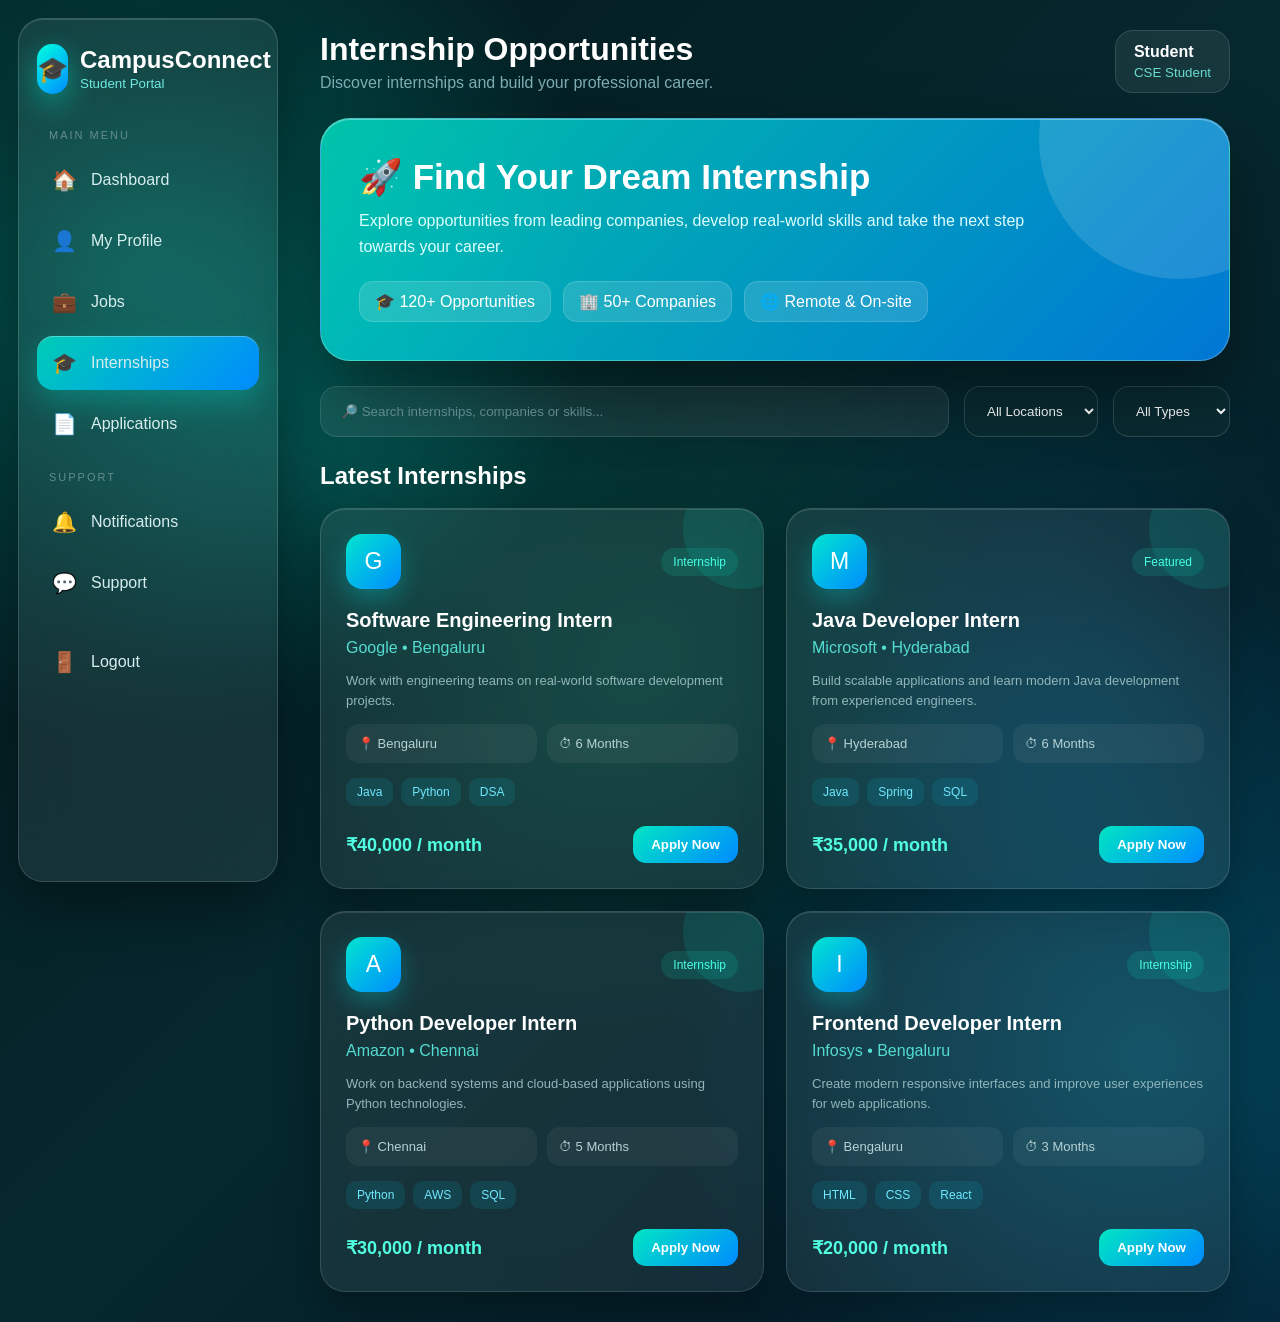
<file: student/internships.html>
<!DOCTYPE html>
<html lang="en">

<head>

<meta charset="UTF-8">

<meta name="viewport" content="width=device-width, initial-scale=1.0">

<title>CampusConnect - Internships</title>

<style>

*{
    margin:0;
    padding:0;
    box-sizing:border-box;
    font-family:Arial,Helvetica,sans-serif;
}


body{

    min-height:100vh;

    color:white;

    background:
        radial-gradient(circle at 10% 20%,rgba(0,255,220,.25),transparent 30%),
        radial-gradient(circle at 90% 80%,rgba(0,200,255,.25),transparent 30%),
        radial-gradient(circle at 50% 50%,rgba(0,255,140,.1),transparent 40%),
        linear-gradient(135deg,#03191d,#05282e,#041827);

    overflow-x:hidden;

}


body::before{

    content:"";

    position:fixed;

    width:400px;
    height:400px;

    border-radius:50%;

    background:#00ffe0;

    filter:blur(100px);

    opacity:.12;

    left:10%;
    top:20%;

    z-index:-1;

    animation:float1 9s infinite alternate ease-in-out;

}


body::after{

    content:"";

    position:fixed;

    width:350px;
    height:350px;

    border-radius:50%;

    background:#00aaff;

    filter:blur(100px);

    opacity:.15;

    right:5%;
    bottom:5%;

    z-index:-1;

    animation:float2 10s infinite alternate ease-in-out;

}


@keyframes float1{

    from{
        transform:translate(0,0);
    }

    to{
        transform:translate(120px,-80px) scale(1.3);
    }

}


@keyframes float2{

    from{
        transform:translate(0,0);
    }

    to{
        transform:translate(-100px,70px) scale(1.25);
    }

}


.layout{

    display:flex;

    min-height:100vh;

}


.sidebar{

    width:260px;

    margin:18px;

    padding:25px 18px;

    border-radius:25px;

    background:rgba(255,255,255,.07);

    border:1px solid rgba(255,255,255,.15);

    backdrop-filter:blur(25px);

    box-shadow:
        0 25px 60px rgba(0,0,0,.4),
        inset 0 1px rgba(255,255,255,.15);

    position:fixed;

    top:0;
    bottom:0;

}


.logo{

    display:flex;

    align-items:center;

    gap:12px;

    margin-bottom:35px;

}


.logo-icon{

    width:50px;
    height:50px;

    border-radius:15px;

    display:flex;

    align-items:center;
    justify-content:center;

    font-size:25px;

    background:
        linear-gradient(135deg,#00ffe0,#008cff);

    box-shadow:
        0 10px 30px rgba(0,255,220,.4);

}


.logo small{

    color:#70e9df;

}


.menu-title{

    color:#638d91;

    font-size:11px;

    letter-spacing:2px;

    margin:20px 12px 12px;

}


.nav-link{

    display:flex;

    align-items:center;

    gap:14px;

    padding:15px;

    margin:7px 0;

    border-radius:16px;

    text-decoration:none;

    color:#d7eeee;

    transition:.3s;

}


.nav-link:hover{

    background:rgba(0,255,220,.12);

    transform:translateX(5px);

}


.nav-link.active{

    background:
        linear-gradient(
            135deg,
            #00cdb7,
            #008cff
        );

    box-shadow:
        0 12px 30px rgba(0,220,200,.3),
        inset 0 1px rgba(255,255,255,.3);

}


.nav-icon{

    width:25px;

    text-align:center;

    font-size:20px;

}


.logout{

    margin-top:25px;

}


.main{

    margin-left:290px;

    width:calc(100% - 310px);

    padding:30px;

}


.topbar{

    display:flex;

    justify-content:space-between;

    align-items:center;

    margin-bottom:25px;

}


.topbar h1{

    font-size:32px;

}


.subtitle{

    color:#7eafb4;

    margin-top:6px;

}


.user-box{

    padding:12px 18px;

    border-radius:18px;

    background:rgba(255,255,255,.07);

    border:1px solid rgba(255,255,255,.12);

}


.user-box small{

    display:block;

    color:#69ddd2;

    margin-top:4px;

}


/* HERO */

.hero{

    position:relative;

    overflow:hidden;

    padding:38px;

    border-radius:30px;

    background:
        linear-gradient(
            135deg,
            rgba(0,220,190,.85),
            rgba(0,140,255,.8)
        );

    border:1px solid rgba(255,255,255,.25);

    box-shadow:
        0 30px 70px rgba(0,0,0,.4),
        inset 0 1px rgba(255,255,255,.35);

}


.hero::after{

    content:"";

    position:absolute;

    width:280px;
    height:280px;

    border-radius:50%;

    background:rgba(255,255,255,.13);

    right:-90px;
    top:-120px;

}


.hero h2{

    font-size:35px;

    margin-bottom:10px;

}


.hero p{

    max-width:720px;

    color:#dcffff;

    line-height:1.6;

}


.hero-stats{

    display:flex;

    gap:12px;

    margin-top:22px;

    flex-wrap:wrap;

}


.hero-stat{

    padding:10px 15px;

    border-radius:14px;

    background:rgba(255,255,255,.13);

    border:1px solid rgba(255,255,255,.15);

}


/* SEARCH */

.filters{

    display:flex;

    gap:15px;

    margin:25px 0;

}


.search{

    flex:1;

}


.search input{

    width:100%;

    padding:17px 20px;

    border-radius:17px;

    border:1px solid rgba(255,255,255,.12);

    background:rgba(255,255,255,.07);

    color:white;

    outline:none;

}


.search input::placeholder{

    color:#6e989d;

}


select{

    padding:0 18px;

    border-radius:16px;

    background:#082b31;

    color:white;

    border:1px solid rgba(255,255,255,.15);

}


/* CARDS */

.section-title{

    margin:25px 0 18px;

}


.cards{

    display:grid;

    grid-template-columns:repeat(2,1fr);

    gap:22px;

}


.card{

    padding:25px;

    border-radius:25px;

    background:rgba(255,255,255,.07);

    border:1px solid rgba(255,255,255,.14);

    backdrop-filter:blur(18px);

    box-shadow:
        0 20px 45px rgba(0,0,0,.3),
        inset 0 1px rgba(255,255,255,.12);

    transition:.4s;

    position:relative;

    overflow:hidden;

}


.card::before{

    content:"";

    position:absolute;

    width:120px;
    height:120px;

    border-radius:50%;

    background:rgba(0,255,220,.1);

    right:-40px;
    top:-40px;

}


.card:hover{

    transform:
        translateY(-10px)
        rotateX(3deg)
        rotateY(-2deg);

    box-shadow:
        0 30px 60px rgba(0,255,220,.18);

}


.card-top{

    display:flex;

    justify-content:space-between;

    align-items:center;

}


.company-icon{

    width:55px;
    height:55px;

    display:flex;

    align-items:center;
    justify-content:center;

    border-radius:16px;

    font-size:23px;

    background:
        linear-gradient(
            135deg,
            #00e5d0,
            #008cff
        );

    box-shadow:
        0 10px 25px rgba(0,220,220,.3);

}


.badge{

    padding:7px 12px;

    border-radius:20px;

    background:rgba(0,255,200,.12);

    color:#4dffe4;

    font-size:12px;

}


.card h3{

    margin-top:20px;

    font-size:20px;

}


.company{

    color:#54dcd1;

    margin-top:7px;

}


.description{

    color:#91b6ba;

    font-size:13px;

    line-height:1.5;

    margin:14px 0;

}


.details{

    display:grid;

    grid-template-columns:1fr 1fr;

    gap:10px;

}


.detail{

    padding:12px;

    border-radius:13px;

    background:rgba(255,255,255,.05);

    color:#b7d2d4;

    font-size:13px;

}


.skills{

    display:flex;

    gap:8px;

    flex-wrap:wrap;

    margin:15px 0;

}


.skill{

    padding:7px 11px;

    border-radius:10px;

    background:rgba(0,220,255,.1);

    color:#70e8ff;

    font-size:12px;

}


.card-bottom{

    display:flex;

    justify-content:space-between;

    align-items:center;

    margin-top:20px;

}


.stipend{

    color:#51ffe0;

    font-size:18px;

    font-weight:bold;

}


.apply{

    padding:11px 18px;

    border:0;

    border-radius:13px;

    background:
        linear-gradient(
            135deg,
            #00e5c4,
            #008cff
        );

    color:white;

    font-weight:bold;

    cursor:pointer;

    transition:.3s;

}


.apply:hover{

    transform:translateY(-3px);

    box-shadow:
        0 10px 25px rgba(0,220,220,.3);

}


@media(max-width:950px){

    .sidebar{

        width:210px;

    }

    .main{

        margin-left:235px;

        width:calc(100% - 250px);

    }

    .cards{

        grid-template-columns:1fr;

    }

}


@media(max-width:650px){

    .layout{

        display:block;

    }

    .sidebar{

        position:relative;

        width:calc(100% - 30px);

        margin:15px;

    }

    .main{

        margin-left:0;

        width:100%;

        padding:15px;

    }

    .topbar{

        flex-direction:column;

        align-items:flex-start;

        gap:15px;

    }

    .filters{

        flex-direction:column;

    }

}

</style>

</head>


<body>


<div class="layout">


<aside class="sidebar">


<div class="logo">

<div class="logo-icon">🎓</div>

<div>

<h2>CampusConnect</h2>

<small>Student Portal</small>

</div>

</div>


<div class="menu-title">MAIN MENU</div>


<a href="dashboard.html" class="nav-link">

<span class="nav-icon">🏠</span>

Dashboard

</a>


<a href="profile.html" class="nav-link">

<span class="nav-icon">👤</span>

My Profile

</a>


<a href="jobs.html" class="nav-link">

<span class="nav-icon">💼</span>

Jobs

</a>


<a href="internships.html" class="nav-link active">

<span class="nav-icon">🎓</span>

Internships

</a>


<!-- IMPORTANT -->

<a href="applications.html" class="nav-link">

<span class="nav-icon">📄</span>

Applications

</a>


<div class="menu-title">SUPPORT</div>


<a href="#" class="nav-link" onclick="comingSoon(event)">

<span class="nav-icon">🔔</span>

Notifications

</a>


<a href="#" class="nav-link" onclick="comingSoon(event)">

<span class="nav-icon">💬</span>

Support

</a>


<a href="../login.html" class="nav-link logout" onclick="logoutUser()">

<span class="nav-icon">🚪</span>

Logout

</a>


</aside>


<main class="main">


<div class="topbar">

<div>

<h1>Internship Opportunities</h1>

<p class="subtitle">

Discover internships and build your professional career.

</p>

</div>


<div class="user-box">

<strong id="userName">Student</strong>

<small>CSE Student</small>

</div>

</div>


<section class="hero">

<h2>🚀 Find Your Dream Internship</h2>

<p>

Explore opportunities from leading companies, develop real-world
skills and take the next step towards your career.

</p>


<div class="hero-stats">

<div class="hero-stat">🎓 120+ Opportunities</div>

<div class="hero-stat">🏢 50+ Companies</div>

<div class="hero-stat">🌐 Remote & On-site</div>

</div>

</section>


<div class="filters">

<div class="search">

<input
type="text"
id="search"
placeholder="🔎 Search internships, companies or skills..."
onkeyup="filterCards()">

</div>


<select id="location" onchange="filterCards()">

<option value="">All Locations</option>

<option value="Bengaluru">Bengaluru</option>

<option value="Hyderabad">Hyderabad</option>

<option value="Chennai">Chennai</option>

</select>


<select id="type" onchange="filterCards()">

<option value="">All Types</option>

<option value="Internship">Internship</option>

</select>

</div>


<h2 class="section-title">Latest Internships</h2>


<section class="cards" id="cards">


<div class="card"
data-search="software engineering intern google java python dsa"
data-location="Bengaluru"
data-type="Internship">

<div class="card-top">

<div class="company-icon">G</div>

<div class="badge">Internship</div>

</div>


<h3>Software Engineering Intern</h3>

<div class="company">Google • Bengaluru</div>


<p class="description">

Work with engineering teams on real-world software development projects.

</p>


<div class="details">

<div class="detail">📍 Bengaluru</div>

<div class="detail">⏱ 6 Months</div>

</div>


<div class="skills">

<span class="skill">Java</span>

<span class="skill">Python</span>

<span class="skill">DSA</span>

</div>


<div class="card-bottom">

<div class="stipend">₹40,000 / month</div>

<button class="apply" onclick="applyNow('Google')">

Apply Now

</button>

</div>

</div>



<div class="card"
data-search="java developer intern microsoft java spring sql"
data-location="Hyderabad"
data-type="Internship">

<div class="card-top">

<div class="company-icon">M</div>

<div class="badge">Featured</div>

</div>


<h3>Java Developer Intern</h3>

<div class="company">Microsoft • Hyderabad</div>


<p class="description">

Build scalable applications and learn modern Java development from experienced engineers.

</p>


<div class="details">

<div class="detail">📍 Hyderabad</div>

<div class="detail">⏱ 6 Months</div>

</div>


<div class="skills">

<span class="skill">Java</span>

<span class="skill">Spring</span>

<span class="skill">SQL</span>

</div>


<div class="card-bottom">

<div class="stipend">₹35,000 / month</div>

<button class="apply" onclick="applyNow('Microsoft')">

Apply Now

</button>

</div>

</div>



<div class="card"
data-search="python developer intern amazon python aws sql"
data-location="Chennai"
data-type="Internship">

<div class="card-top">

<div class="company-icon">A</div>

<div class="badge">Internship</div>

</div>


<h3>Python Developer Intern</h3>

<div class="company">Amazon • Chennai</div>


<p class="description">

Work on backend systems and cloud-based applications using Python technologies.

</p>


<div class="details">

<div class="detail">📍 Chennai</div>

<div class="detail">⏱ 5 Months</div>

</div>


<div class="skills">

<span class="skill">Python</span>

<span class="skill">AWS</span>

<span class="skill">SQL</span>

</div>


<div class="card-bottom">

<div class="stipend">₹30,000 / month</div>

<button class="apply" onclick="applyNow('Amazon')">

Apply Now

</button>

</div>

</div>



<div class="card"
data-search="frontend developer intern infosys html css react"
data-location="Bengaluru"
data-type="Internship">

<div class="card-top">

<div class="company-icon">I</div>

<div class="badge">Internship</div>

</div>


<h3>Frontend Developer Intern</h3>

<div class="company">Infosys • Bengaluru</div>


<p class="description">

Create modern responsive interfaces and improve user experiences for web applications.

</p>


<div class="details">

<div class="detail">📍 Bengaluru</div>

<div class="detail">⏱ 3 Months</div>

</div>


<div class="skills">

<span class="skill">HTML</span>

<span class="skill">CSS</span>

<span class="skill">React</span>

</div>


<div class="card-bottom">

<div class="stipend">₹20,000 / month</div>

<button class="apply" onclick="applyNow('Infosys')">

Apply Now

</button>

</div>

</div>


</section>


</main>

</div>


<script>


/* USER */

const email = localStorage.getItem("campusEmail");

if(email){

    let name = email.split("@")[0];

    name = name
        .replace(/[._-]/g," ")
        .replace(/\b\w/g,c => c.toUpperCase());

    document.getElementById("userName").textContent = name;

}



/* FILTER */

function filterCards(){

    const search =
        document
        .getElementById("search")
        .value
        .toLowerCase();

    const location =
        document
        .getElementById("location")
        .value;

    const type =
        document
        .getElementById("type")
        .value;


    document
    .querySelectorAll(".card")
    .forEach(card => {

        const text =
            card
            .getAttribute("data-search")
            .toLowerCase();

        const cardLocation =
            card.getAttribute("data-location");

        const cardType =
            card.getAttribute("data-type");


        const matchSearch =
            text.includes(search);

        const matchLocation =
            !location || cardLocation === location;

        const matchType =
            !type || cardType === type;


        if(
            matchSearch &&
            matchLocation &&
            matchType
        ){

            card.style.display = "";

        }else{

            card.style.display = "none";

        }

    });

}



/* APPLY */

function applyNow(company){

    alert(
        "Application submitted successfully! 🎉\n\n" +
        "Company: " + company +
        "\n\nYou can track your application in My Applications."
    );

}



/* SUPPORT */

function comingSoon(event){

    event.preventDefault();

    alert("This feature will be connected soon.");

}



/* LOGOUT */

function logoutUser(){

    localStorage.removeItem("campusEmail");

    localStorage.removeItem("campusRole");

    localStorage.removeItem("campusUser");

}

</script>


</body>

</html>
</file>
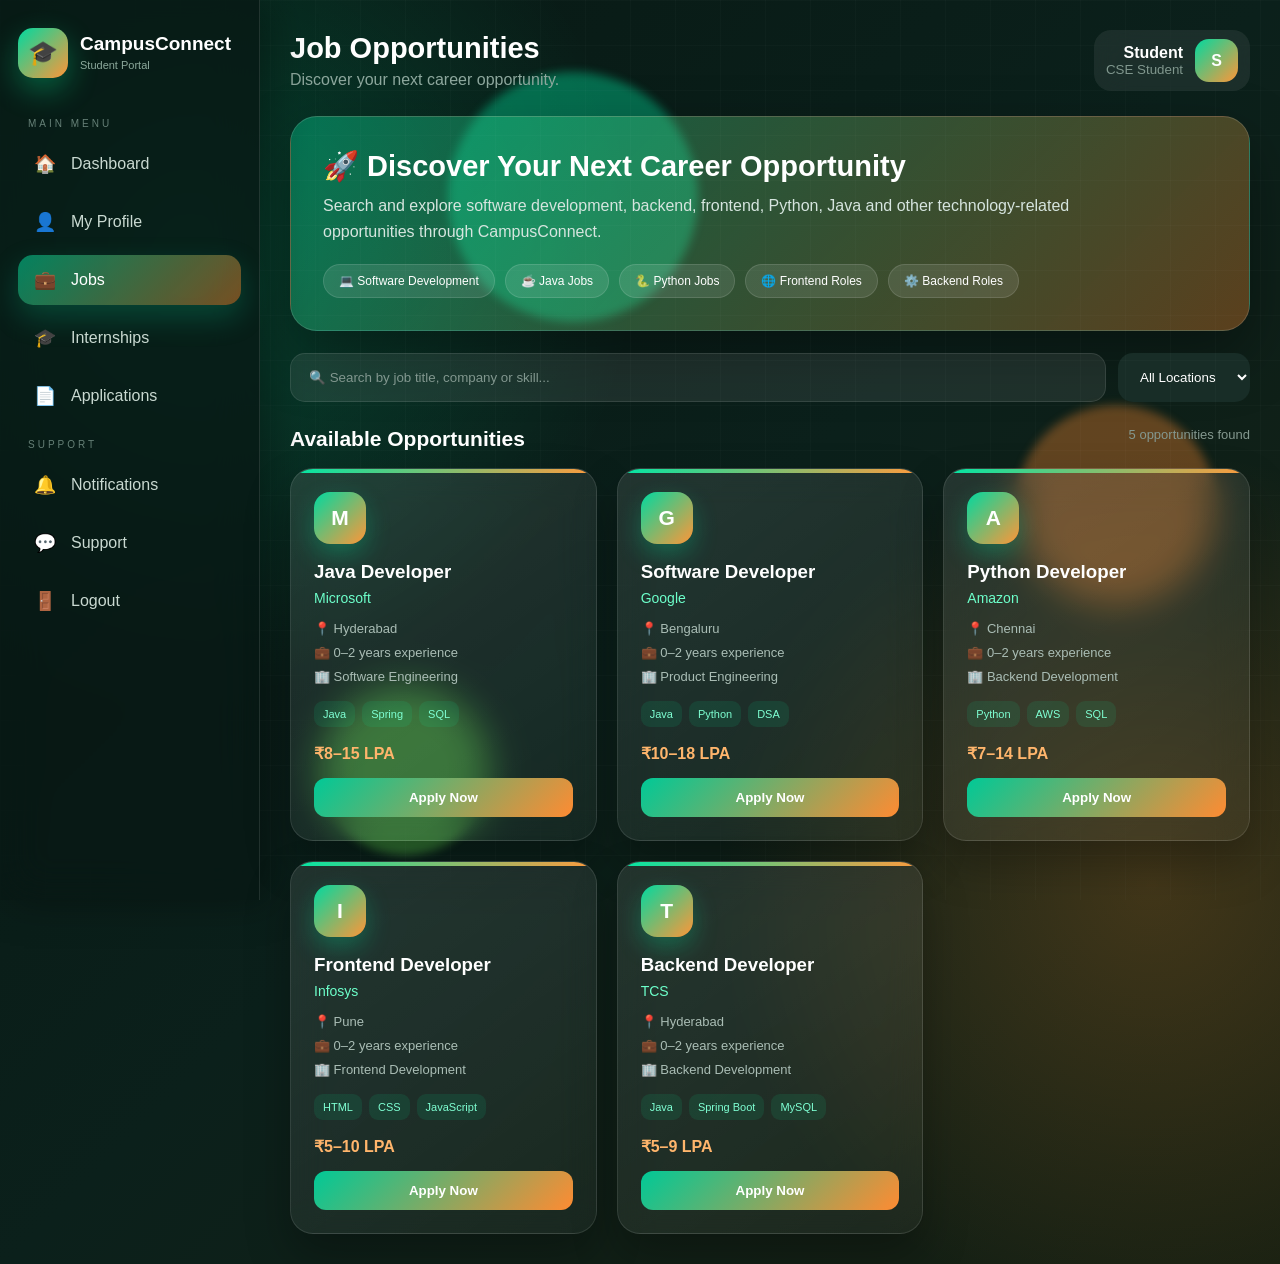
<file: student/jobs.html>
<!DOCTYPE html>
<html lang="en">
<head>
<meta charset="UTF-8">
<meta name="viewport" content="width=device-width, initial-scale=1.0">

<title>Jobs - CampusConnect</title>

<style>

*{
    margin:0;
    padding:0;
    box-sizing:border-box;
    font-family:Arial,Helvetica,sans-serif;
}

body{
    min-height:100vh;
    color:white;
    background:
    radial-gradient(circle at 15% 20%,rgba(0,255,170,.18),transparent 30%),
    radial-gradient(circle at 90% 70%,rgba(255,145,40,.20),transparent 30%),
    linear-gradient(135deg,#071813,#0b201b,#182012);
    overflow-x:hidden;
}

body:before{
    content:"";
    position:fixed;
    inset:0;
    background:
    linear-gradient(rgba(255,255,255,.02) 1px,transparent 1px),
    linear-gradient(90deg,rgba(255,255,255,.02) 1px,transparent 1px);
    background-size:45px 45px;
    pointer-events:none;
}

.orb{
    position:fixed;
    border-radius:50%;
    filter:blur(5px);
    opacity:.35;
    z-index:-1;
    animation:float 9s infinite ease-in-out;
}

.orb1{
    width:250px;
    height:250px;
    background:#00ffb3;
    top:8%;
    left:35%;
}

.orb2{
    width:200px;
    height:200px;
    background:#ff8a30;
    right:5%;
    top:45%;
    animation-delay:2s;
}

.orb3{
    width:170px;
    height:170px;
    background:#74ff5b;
    bottom:5%;
    left:25%;
    animation-delay:4s;
}

@keyframes float{
    0%,100%{transform:translate(0,0)}
    50%{transform:translate(30px,-35px)}
}

.layout{
    display:flex;
    min-height:100vh;
}

.sidebar{
    width:260px;
    position:fixed;
    top:0;
    bottom:0;
    left:0;
    padding:28px 18px;
    background:rgba(8,24,20,.80);
    backdrop-filter:blur(22px);
    border-right:1px solid rgba(255,255,255,.11);
    box-shadow:10px 0 40px rgba(0,0,0,.35);
}

.logo{
    display:flex;
    align-items:center;
    gap:12px;
    margin-bottom:40px;
}

.logo-icon{
    width:50px;
    height:50px;
    border-radius:15px;
    display:flex;
    align-items:center;
    justify-content:center;
    font-size:24px;
    background:linear-gradient(135deg,#00d9a0,#ff9638);
    box-shadow:0 12px 30px rgba(0,255,160,.3);
}

.logo h2{
    font-size:19px;
}

.logo span{
    font-size:11px;
    color:#8ca99c;
}

.menu-title{
    font-size:10px;
    letter-spacing:3px;
    color:#668077;
    margin:18px 10px 10px;
}

.menu{
    display:flex;
    flex-direction:column;
    gap:8px;
}

.menu a{
    text-decoration:none;
    color:#c9d9d1;
    padding:14px;
    border-radius:15px;
    display:flex;
    gap:14px;
    align-items:center;
    transition:.3s;
}

.menu a:hover{
    transform:translateX(5px);
    background:rgba(0,255,170,.10);
}

.menu a.active{
    color:white;
    background:linear-gradient(135deg,rgba(0,215,155,.55),rgba(255,137,45,.45));
    box-shadow:0 12px 30px rgba(0,220,160,.22);
}

.icon{
    width:25px;
    text-align:center;
    font-size:18px;
}

.main{
    margin-left:260px;
    width:calc(100% - 260px);
    padding:30px;
}

.topbar{
    display:flex;
    justify-content:space-between;
    align-items:center;
    margin-bottom:25px;
}

.topbar h1{
    font-size:29px;
}

.topbar p{
    color:#8da79d;
    margin-top:6px;
}

.user{
    display:flex;
    align-items:center;
    gap:12px;
    padding:9px 12px;
    border-radius:17px;
    background:rgba(255,255,255,.07);
    backdrop-filter:blur(15px);
}

.user-info{
    text-align:right;
}

.user-info small{
    display:block;
    color:#81978e;
}

.avatar{
    width:43px;
    height:43px;
    border-radius:14px;
    display:flex;
    align-items:center;
    justify-content:center;
    background:linear-gradient(135deg,#00d9a0,#ff9638);
    font-weight:bold;
}

.hero{
    padding:32px;
    border-radius:27px;
    background:linear-gradient(135deg,rgba(0,210,150,.40),rgba(255,132,40,.32));
    border:1px solid rgba(255,255,255,.15);
    box-shadow:0 25px 60px rgba(0,0,0,.35);
}

.hero h2{
    font-size:29px;
    margin-bottom:10px;
}

.hero p{
    color:#d6e5df;
    max-width:750px;
    line-height:1.6;
}

.tags{
    display:flex;
    flex-wrap:wrap;
    gap:10px;
    margin-top:20px;
}

.tag{
    padding:9px 15px;
    border-radius:20px;
    background:rgba(255,255,255,.10);
    border:1px solid rgba(255,255,255,.12);
    font-size:12px;
}

.search-area{
    display:flex;
    gap:12px;
    margin:22px 0;
}

.search{
    flex:1;
    padding:16px 18px;
    border:none;
    outline:none;
    border-radius:15px;
    color:white;
    background:rgba(255,255,255,.08);
    border:1px solid rgba(255,255,255,.10);
}

.search::placeholder{
    color:#82978f;
}

select{
    padding:0 18px;
    border:none;
    outline:none;
    border-radius:15px;
    color:white;
    background:#182d27;
}

.section{
    display:flex;
    justify-content:space-between;
    margin:25px 0 17px;
}

.section h2{
    font-size:21px;
}

.section span{
    color:#84988f;
    font-size:13px;
}

.jobs{
    display:grid;
    grid-template-columns:repeat(3,1fr);
    gap:20px;
}

.job{
    padding:23px;
    border-radius:23px;
    background:linear-gradient(145deg,rgba(255,255,255,.10),rgba(255,255,255,.04));
    border:1px solid rgba(255,255,255,.11);
    backdrop-filter:blur(18px);
    box-shadow:0 22px 45px rgba(0,0,0,.28);
    transition:.35s;
    position:relative;
    overflow:hidden;
}

.job:hover{
    transform:translateY(-10px) rotateX(2deg);
    box-shadow:0 35px 60px rgba(0,0,0,.4);
}

.job:before{
    content:"";
    position:absolute;
    top:0;
    left:0;
    right:0;
    height:4px;
    background:linear-gradient(90deg,#00e6a5,#ff9a3d);
}

.job-logo{
    width:52px;
    height:52px;
    border-radius:16px;
    display:flex;
    align-items:center;
    justify-content:center;
    font-size:21px;
    font-weight:bold;
    background:linear-gradient(135deg,#00d9a0,#ff9638);
    box-shadow:0 10px 25px rgba(0,220,150,.3);
    margin-bottom:17px;
}

.job h3{
    margin-bottom:7px;
}

.company{
    color:#6dffca;
    font-size:14px;
    margin-bottom:15px;
}

.info{
    display:flex;
    flex-direction:column;
    gap:9px;
    color:#aabdb5;
    font-size:13px;
}

.skills{
    display:flex;
    flex-wrap:wrap;
    gap:7px;
    margin:17px 0;
}

.skill{
    padding:7px 9px;
    border-radius:9px;
    font-size:11px;
    background:rgba(0,255,170,.09);
    color:#7fffd3;
}

.salary{
    font-weight:bold;
    color:#ffb56c;
    margin-bottom:15px;
}

.apply{
    width:100%;
    padding:12px;
    border:0;
    border-radius:12px;
    cursor:pointer;
    color:white;
    font-weight:bold;
    background:linear-gradient(135deg,#00c997,#ff8b32);
    transition:.3s;
}

.apply:hover{
    transform:translateY(-3px);
    box-shadow:0 12px 25px rgba(0,220,150,.25);
}

.toast{
    position:fixed;
    right:25px;
    bottom:25px;
    padding:15px 20px;
    border-radius:14px;
    background:linear-gradient(135deg,#00c997,#ff8b32);
    box-shadow:0 15px 35px rgba(0,0,0,.4);
    transform:translateY(100px);
    opacity:0;
    transition:.4s;
    z-index:100;
}

.toast.show{
    transform:translateY(0);
    opacity:1;
}

@media(max-width:1050px){
    .jobs{
        grid-template-columns:repeat(2,1fr);
    }
}

@media(max-width:700px){
    .sidebar{
        width:220px;
    }

    .main{
        margin-left:220px;
        width:calc(100% - 220px);
        padding:20px;
    }

    .jobs{
        grid-template-columns:1fr;
    }

    .search-area{
        flex-direction:column;
    }

    select{
        height:48px;
    }
}

@media(max-width:550px){
    .layout{
        display:block;
    }

    .sidebar{
        position:relative;
        width:100%;
    }

    .main{
        margin-left:0;
        width:100%;
    }

    .user-info{
        display:none;
    }
}

</style>
</head>

<body>

<div class="orb orb1"></div>
<div class="orb orb2"></div>
<div class="orb orb3"></div>

<div class="layout">

<aside class="sidebar">

<div class="logo">
    <div class="logo-icon">🎓</div>
    <div>
        <h2>CampusConnect</h2>
        <span>Student Portal</span>
    </div>
</div>

<div class="menu-title">MAIN MENU</div>

<nav class="menu">

<a href="dashboard.html">
    <span class="icon">🏠</span>
    Dashboard
</a>

<a href="profile.html">
    <span class="icon">👤</span>
    My Profile
</a>

<a href="jobs.html" class="active">
    <span class="icon">💼</span>
    Jobs
</a>

<a href="internships.html">
    <span class="icon">🎓</span>
    Internships
</a>

<!-- APPLICATIONS NOW OPENS REAL PAGE -->
<a href="applications.html">
    <span class="icon">📄</span>
    Applications
</a>

</nav>

<div class="menu-title">SUPPORT</div>

<nav class="menu">

<a href="#" onclick="message('Notifications will be available soon.')">
    <span class="icon">🔔</span>
    Notifications
</a>

<a href="#" onclick="message('Support will be available soon.')">
    <span class="icon">💬</span>
    Support
</a>

<a href="#" onclick="logout()">
    <span class="icon">🚪</span>
    Logout
</a>

</nav>

</aside>


<main class="main">

<div class="topbar">

<div>
<h1>Job Opportunities</h1>
<p>Discover your next career opportunity.</p>
</div>

<div class="user">

<div class="user-info">
<strong id="email">Student</strong>
<small>CSE Student</small>
</div>

<div class="avatar" id="avatar">S</div>

</div>

</div>


<section class="hero">

<h2>🚀 Discover Your Next Career Opportunity</h2>

<p>
Search and explore software development, backend,
frontend, Python, Java and other technology-related
opportunities through CampusConnect.
</p>

<div class="tags">
<div class="tag">💻 Software Development</div>
<div class="tag">☕ Java Jobs</div>
<div class="tag">🐍 Python Jobs</div>
<div class="tag">🌐 Frontend Roles</div>
<div class="tag">⚙️ Backend Roles</div>
</div>

</section>


<div class="search-area">

<input
class="search"
id="search"
type="text"
placeholder="🔍 Search by job title, company or skill..."
onkeyup="filterJobs()"
>

<select id="location" onchange="filterJobs()">
<option value="all">All Locations</option>
<option value="Hyderabad">Hyderabad</option>
<option value="Bengaluru">Bengaluru</option>
<option value="Chennai">Chennai</option>
<option value="Pune">Pune</option>
</select>

</div>


<div class="section">

<h2>Available Opportunities</h2>

<span id="count">5 opportunities found</span>

</div>


<div class="jobs" id="jobs">


<div class="job" data-location="Hyderabad">

<div class="job-logo">M</div>

<h3>Java Developer</h3>

<div class="company">Microsoft</div>

<div class="info">
<span>📍 Hyderabad</span>
<span>💼 0–2 years experience</span>
<span>🏢 Software Engineering</span>
</div>

<div class="skills">
<span class="skill">Java</span>
<span class="skill">Spring</span>
<span class="skill">SQL</span>
</div>

<div class="salary">₹8–15 LPA</div>

<button class="apply"
onclick="apply('Java Developer')">
Apply Now
</button>

</div>


<div class="job" data-location="Bengaluru">

<div class="job-logo">G</div>

<h3>Software Developer</h3>

<div class="company">Google</div>

<div class="info">
<span>📍 Bengaluru</span>
<span>💼 0–2 years experience</span>
<span>🏢 Product Engineering</span>
</div>

<div class="skills">
<span class="skill">Java</span>
<span class="skill">Python</span>
<span class="skill">DSA</span>
</div>

<div class="salary">₹10–18 LPA</div>

<button class="apply"
onclick="apply('Software Developer')">
Apply Now
</button>

</div>


<div class="job" data-location="Chennai">

<div class="job-logo">A</div>

<h3>Python Developer</h3>

<div class="company">Amazon</div>

<div class="info">
<span>📍 Chennai</span>
<span>💼 0–2 years experience</span>
<span>🏢 Backend Development</span>
</div>

<div class="skills">
<span class="skill">Python</span>
<span class="skill">AWS</span>
<span class="skill">SQL</span>
</div>

<div class="salary">₹7–14 LPA</div>

<button class="apply"
onclick="apply('Python Developer')">
Apply Now
</button>

</div>


<div class="job" data-location="Pune">

<div class="job-logo">I</div>

<h3>Frontend Developer</h3>

<div class="company">Infosys</div>

<div class="info">
<span>📍 Pune</span>
<span>💼 0–2 years experience</span>
<span>🏢 Frontend Development</span>
</div>

<div class="skills">
<span class="skill">HTML</span>
<span class="skill">CSS</span>
<span class="skill">JavaScript</span>
</div>

<div class="salary">₹5–10 LPA</div>

<button class="apply"
onclick="apply('Frontend Developer')">
Apply Now
</button>

</div>


<div class="job" data-location="Hyderabad">

<div class="job-logo">T</div>

<h3>Backend Developer</h3>

<div class="company">TCS</div>

<div class="info">
<span>📍 Hyderabad</span>
<span>💼 0–2 years experience</span>
<span>🏢 Backend Development</span>
</div>

<div class="skills">
<span class="skill">Java</span>
<span class="skill">Spring Boot</span>
<span class="skill">MySQL</span>
</div>

<div class="salary">₹5–9 LPA</div>

<button class="apply"
onclick="apply('Backend Developer')">
Apply Now
</button>

</div>


</div>

</main>

</div>


<div class="toast" id="toast"></div>


<script>

const email=localStorage.getItem("campusEmail");

if(email){
document.getElementById("email").textContent=email;
document.getElementById("avatar").textContent=
email.charAt(0).toUpperCase();
}


function filterJobs(){

const search=
document.getElementById("search").value.toLowerCase();

const location=
document.getElementById("location").value;

const jobs=
document.querySelectorAll(".job");

let visible=0;

jobs.forEach(job=>{

const text=job.innerText.toLowerCase();

const jobLocation=job.dataset.location;

const matchSearch=text.includes(search);

const matchLocation=
location==="all" ||
jobLocation===location;

if(matchSearch && matchLocation){
job.style.display="block";
visible++;
}else{
job.style.display="none";
}

});

document.getElementById("count").textContent=
visible+" opportunities found";

}


function apply(job){

showMessage(
"Application started for "+job+"."
);

}


function message(text){

showMessage(text);

}


function showMessage(text){

const toast=document.getElementById("toast");

toast.textContent=text;

toast.classList.add("show");

setTimeout(()=>{
toast.classList.remove("show");
},2800);

}


function logout(){

localStorage.removeItem("campusEmail");
localStorage.removeItem("campusRole");
localStorage.removeItem("campusUser");

location.href="../login.html";

}

</script>

</body>
</html>
</file>
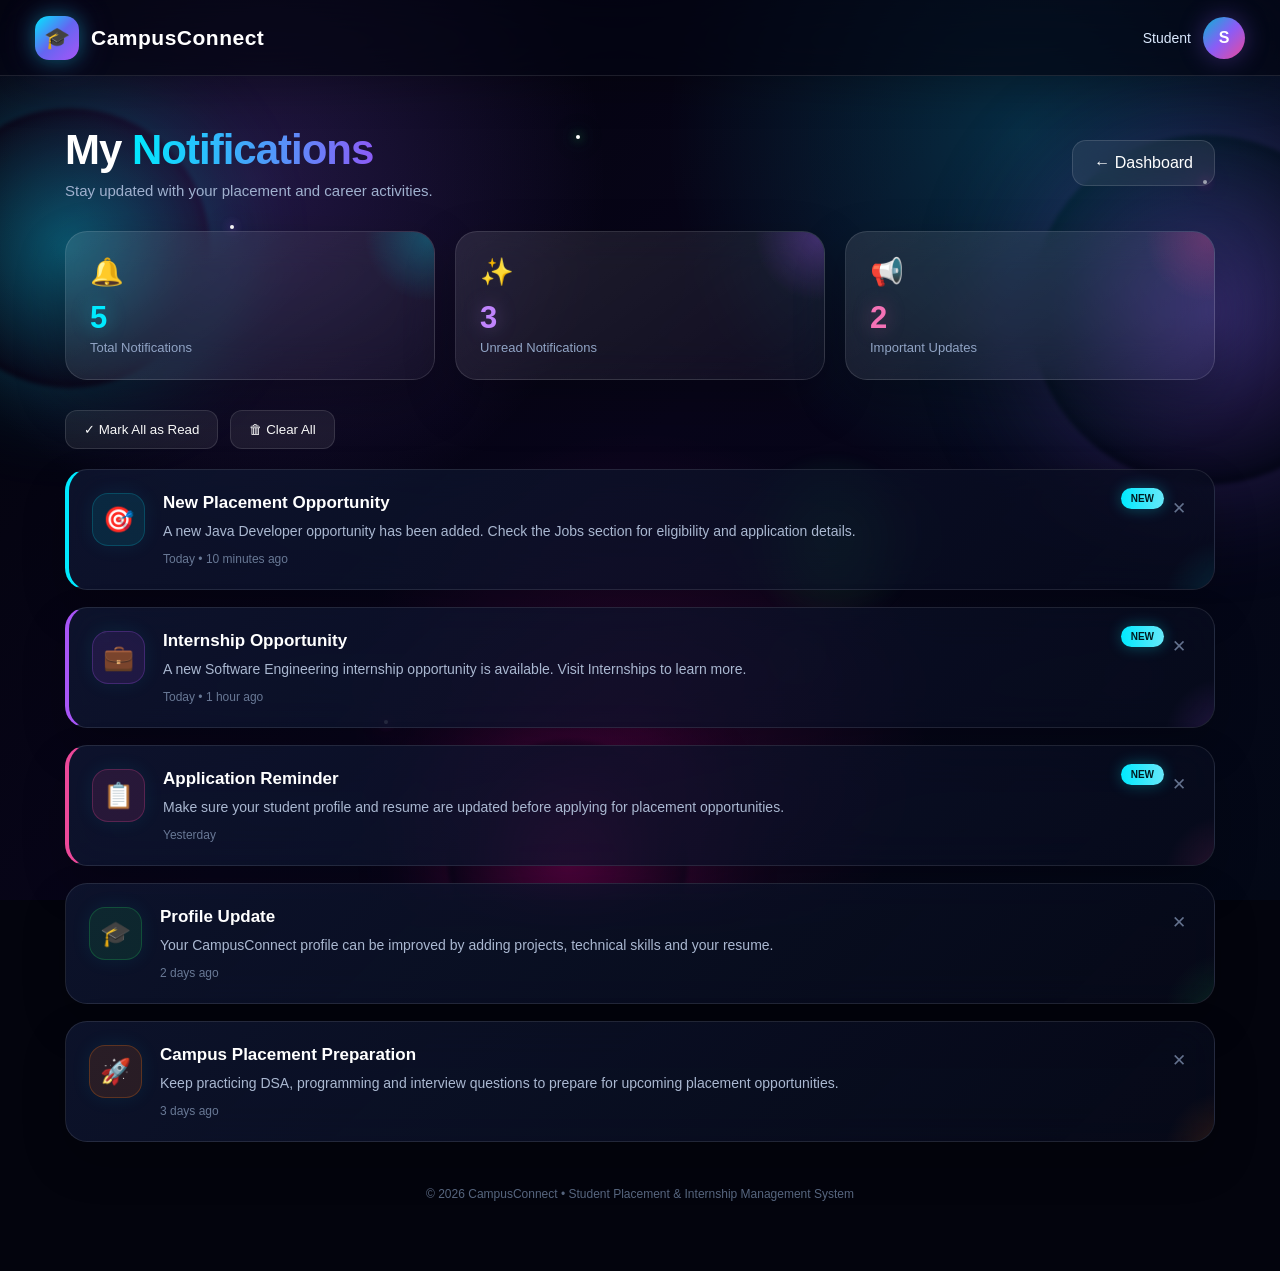
<file: student/notifications.html>
<!DOCTYPE html>
<html lang="en">
<head>
<meta charset="UTF-8">
<meta name="viewport" content="width=device-width, initial-scale=1.0">

<title>Notifications | CampusConnect</title>

<style>

*{
    margin:0;
    padding:0;
    box-sizing:border-box;
    font-family:"Segoe UI",Arial,sans-serif;
}

body{
    min-height:100vh;
    color:white;
    background:#03040d;
    overflow-x:hidden;
}

/* =====================================================
   3D ANIMATED BACKGROUND
===================================================== */

.background{
    position:fixed;
    inset:0;
    overflow:hidden;
    z-index:-10;

    background:
        radial-gradient(circle at 20% 20%,rgba(139,92,246,.22),transparent 28%),
        radial-gradient(circle at 80% 15%,rgba(0,229,255,.18),transparent 28%),
        radial-gradient(circle at 50% 80%,rgba(255,0,153,.14),transparent 30%),
        linear-gradient(135deg,#02030a,#08051a,#030816);
}

/* 3D GRID */

.grid{
    position:absolute;
    width:220%;
    height:220%;
    left:-60%;
    top:45%;

    background-image:
        linear-gradient(rgba(0,229,255,.10) 1px,transparent 1px),
        linear-gradient(90deg,rgba(139,92,246,.10) 1px,transparent 1px);

    background-size:55px 55px;

    transform:
        perspective(600px)
        rotateX(65deg);

    animation:gridMove 12s linear infinite;
}

@keyframes gridMove{

    0%{
        transform:
            perspective(600px)
            rotateX(65deg)
            translateY(0);
    }

    100%{
        transform:
            perspective(600px)
            rotateX(65deg)
            translateY(55px);
    }
}

/* =====================================================
   FLOATING 3D ORBS
===================================================== */

.orb{
    position:absolute;
    border-radius:50%;

    filter:blur(2px);

    animation:orbFloat 9s ease-in-out infinite;
}

.orb1{
    width:280px;
    height:280px;

    left:-70px;
    top:12%;

    background:
        radial-gradient(circle,
        rgba(0,229,255,.35),
        rgba(0,229,255,.04) 65%,
        transparent 70%);

    box-shadow:
        0 0 100px rgba(0,229,255,.25);
}

.orb2{
    width:350px;
    height:350px;

    right:-100px;
    top:15%;

    background:
        radial-gradient(circle,
        rgba(139,92,246,.35),
        rgba(139,92,246,.04) 65%,
        transparent 70%);

    box-shadow:
        0 0 120px rgba(139,92,246,.25);

    animation-delay:2s;
}

.orb3{
    width:240px;
    height:240px;

    left:35%;
    bottom:-80px;

    background:
        radial-gradient(circle,
        rgba(255,0,153,.28),
        rgba(255,0,153,.03) 65%,
        transparent 70%);

    box-shadow:
        0 0 100px rgba(255,0,153,.20);

    animation-delay:4s;
}

.orb4{
    width:180px;
    height:180px;

    right:28%;
    top:50%;

    background:
        radial-gradient(circle,
        rgba(34,197,94,.22),
        transparent 70%);

    animation-delay:6s;
}

@keyframes orbFloat{

    0%,100%{
        transform:
            translate3d(0,0,0)
            scale(1);
    }

    50%{
        transform:
            translate3d(30px,-45px,0)
            scale(1.08);
    }
}

/* =====================================================
   PARTICLES
===================================================== */

.particle{
    position:absolute;

    width:4px;
    height:4px;

    border-radius:50%;

    background:white;

    box-shadow:
        0 0 10px currentColor,
        0 0 25px currentColor;

    animation:particleFloat linear infinite;
}

.p1{left:8%;top:70%;color:#00eaff;animation-duration:7s;}
.p2{left:18%;top:25%;color:#a855f7;animation-duration:9s;}
.p3{left:30%;top:80%;color:#ff2da6;animation-duration:8s;}
.p4{left:45%;top:15%;color:#22c55e;animation-duration:10s;}
.p5{left:62%;top:72%;color:#00eaff;animation-duration:6s;}
.p6{left:75%;top:35%;color:#f97316;animation-duration:8s;}
.p7{left:88%;top:75%;color:#a855f7;animation-duration:11s;}
.p8{left:94%;top:20%;color:#ff2da6;animation-duration:7s;}

@keyframes particleFloat{

    0%{
        transform:
            translateY(0)
            scale(.5);

        opacity:.2;
    }

    50%{
        opacity:1;
    }

    100%{
        transform:
            translateY(-160px)
            scale(1.4);

        opacity:0;
    }
}

/* =====================================================
   NAVBAR
===================================================== */

.navbar{

    position:sticky;
    top:0;
    z-index:50;

    height:76px;

    padding:0 35px;

    display:flex;
    align-items:center;
    justify-content:space-between;

    background:
        rgba(3,5,18,.68);

    border-bottom:
        1px solid rgba(255,255,255,.10);

    backdrop-filter:blur(25px);

    box-shadow:
        0 10px 40px rgba(0,0,0,.25);
}

.logo{

    display:flex;
    align-items:center;
    gap:12px;

    font-size:21px;
    font-weight:700;

    letter-spacing:.5px;
}

.logo-icon{

    width:44px;
    height:44px;

    display:flex;
    align-items:center;
    justify-content:center;

    border-radius:14px;

    background:
        linear-gradient(
            135deg,
            #00eaff,
            #6366f1,
            #a855f7
        );

    box-shadow:
        0 0 20px rgba(0,234,255,.35),
        0 0 40px rgba(139,92,246,.18);

    animation:logoPulse 3s ease-in-out infinite;
}

@keyframes logoPulse{

    50%{
        transform:
            rotateY(180deg);

        box-shadow:
            0 0 30px rgba(168,85,247,.55);
    }
}

.user-area{

    display:flex;
    align-items:center;
    gap:12px;
}

.user-name{
    color:#dbeafe;
    font-size:14px;
}

.avatar{

    width:42px;
    height:42px;

    display:flex;
    align-items:center;
    justify-content:center;

    border-radius:50%;

    background:
        linear-gradient(
            135deg,
            #06b6d4,
            #8b5cf6,
            #ec4899
        );

    font-weight:bold;

    box-shadow:
        0 0 25px rgba(139,92,246,.35);
}

/* =====================================================
   MAIN
===================================================== */

.container{

    width:min(1150px,92%);

    margin:
        50px auto 70px;
}

/* HEADER */

.top-section{

    display:flex;
    justify-content:space-between;
    align-items:center;

    gap:20px;

    margin-bottom:32px;
}

.heading h1{

    font-size:42px;

    margin-bottom:8px;

    letter-spacing:-1px;
}

.heading h1 span{

    background:
        linear-gradient(
            90deg,
            #00eaff,
            #8b5cf6,
            #ec4899
        );

    -webkit-background-clip:text;
    color:transparent;

    animation:gradientMove 5s linear infinite;

    background-size:200%;
}

@keyframes gradientMove{

    0%{
        background-position:0%;
    }

    100%{
        background-position:200%;
    }
}

.heading p{

    color:#9fb0ce;

    font-size:15px;
}

.back-btn{

    text-decoration:none;

    color:white;

    padding:13px 21px;

    border-radius:14px;

    background:
        rgba(255,255,255,.07);

    border:
        1px solid rgba(255,255,255,.13);

    backdrop-filter:blur(15px);

    transition:.35s;
}

.back-btn:hover{

    transform:
        translateY(-4px)
        scale(1.03);

    border-color:
        #00eaff;

    box-shadow:
        0 0 25px rgba(0,234,255,.18);
}

/* =====================================================
   SUMMARY
===================================================== */

.summary{

    display:grid;

    grid-template-columns:
        repeat(3,1fr);

    gap:20px;

    margin-bottom:30px;
}

.summary-card{

    position:relative;

    padding:24px;

    min-height:145px;

    overflow:hidden;

    border-radius:22px;

    background:
        linear-gradient(
            145deg,
            rgba(255,255,255,.10),
            rgba(255,255,255,.035)
        );

    border:
        1px solid rgba(255,255,255,.12);

    backdrop-filter:blur(20px);

    box-shadow:
        0 20px 50px rgba(0,0,0,.25);

    transition:
        transform .35s,
        border .35s;
}

.summary-card::before{

    content:"";

    position:absolute;

    width:130px;
    height:130px;

    border-radius:50%;

    right:-60px;
    top:-60px;

    background:
        radial-gradient(
            circle,
            rgba(0,234,255,.25),
            transparent 70%
        );
}

.summary-card:nth-child(2)::before{

    background:
        radial-gradient(
            circle,
            rgba(168,85,247,.30),
            transparent 70%
        );
}

.summary-card:nth-child(3)::before{

    background:
        radial-gradient(
            circle,
            rgba(236,72,153,.28),
            transparent 70%
        );
}

.summary-card:hover{

    transform:
        translateY(-8px)
        rotateX(3deg);

    border-color:
        rgba(255,255,255,.30);
}

.summary-icon{

    font-size:27px;

    margin-bottom:12px;
}

.summary-number{

    font-size:31px;

    font-weight:700;

    color:#00eaff;

    text-shadow:
        0 0 20px rgba(0,234,255,.35);
}

.summary-card:nth-child(2)
.summary-number{

    color:#c084fc;

    text-shadow:
        0 0 20px rgba(192,132,252,.35);
}

.summary-card:nth-child(3)
.summary-number{

    color:#f472b6;

    text-shadow:
        0 0 20px rgba(244,114,182,.35);
}

.summary-label{

    color:#91a4c5;

    font-size:13px;

    margin-top:4px;
}

/* =====================================================
   ACTION BUTTONS
===================================================== */

.actions{

    display:flex;

    gap:12px;

    margin-bottom:20px;
}

.action-btn{

    border:none;

    cursor:pointer;

    padding:11px 18px;

    border-radius:12px;

    color:white;

    background:
        rgba(255,255,255,.07);

    border:
        1px solid rgba(255,255,255,.12);

    transition:.3s;
}

.action-btn:hover{

    transform:
        translateY(-3px);

    background:
        rgba(0,234,255,.12);

    border-color:
        #00eaff;

    box-shadow:
        0 0 20px rgba(0,234,255,.12);
}

/* =====================================================
   NOTIFICATIONS
===================================================== */

.notification-list{

    display:flex;

    flex-direction:column;

    gap:17px;
}

.notification{

    position:relative;

    display:flex;

    align-items:flex-start;

    gap:18px;

    padding:23px;

    border-radius:22px;

    background:
        linear-gradient(
            135deg,
            rgba(15,23,50,.80),
            rgba(8,12,30,.65)
        );

    border:
        1px solid rgba(255,255,255,.10);

    backdrop-filter:blur(20px);

    box-shadow:
        0 20px 45px rgba(0,0,0,.20);

    transition:
        transform .35s,
        border .35s,
        box-shadow .35s;

    overflow:hidden;
}

.notification::after{

    content:"";

    position:absolute;

    width:120px;
    height:120px;

    border-radius:50%;

    right:-70px;
    bottom:-70px;

    background:
        radial-gradient(
            circle,
            rgba(0,234,255,.13),
            transparent 70%
        );
}

.notification:nth-child(2)::after{

    background:
        radial-gradient(
            circle,
            rgba(168,85,247,.18),
            transparent 70%
        );
}

.notification:nth-child(3)::after{

    background:
        radial-gradient(
            circle,
            rgba(236,72,153,.16),
            transparent 70%
        );
}

.notification:nth-child(4)::after{

    background:
        radial-gradient(
            circle,
            rgba(34,197,94,.15),
            transparent 70%
        );
}

.notification:nth-child(5)::after{

    background:
        radial-gradient(
            circle,
            rgba(249,115,22,.16),
            transparent 70%
        );
}

.notification:hover{

    transform:
        translateX(7px)
        translateY(-3px);

    border-color:
        rgba(255,255,255,.25);

    box-shadow:
        0 25px 55px rgba(0,0,0,.35);
}

.notification.unread{

    border-left:
        4px solid #00eaff;
}

.notification:nth-child(2).unread{

    border-left-color:#a855f7;
}

.notification:nth-child(3).unread{

    border-left-color:#ec4899;
}

.notification-icon{

    min-width:53px;
    height:53px;

    display:flex;

    align-items:center;
    justify-content:center;

    border-radius:16px;

    background:
        rgba(0,234,255,.10);

    border:
        1px solid rgba(0,234,255,.18);

    font-size:25px;

    box-shadow:
        0 0 20px rgba(0,234,255,.08);

    animation:iconFloat 4s ease-in-out infinite;
}

.notification:nth-child(2)
.notification-icon{

    background:rgba(168,85,247,.12);

    border-color:rgba(168,85,247,.25);
}

.notification:nth-child(3)
.notification-icon{

    background:rgba(236,72,153,.12);

    border-color:rgba(236,72,153,.25);
}

.notification:nth-child(4)
.notification-icon{

    background:rgba(34,197,94,.12);

    border-color:rgba(34,197,94,.25);
}

.notification:nth-child(5)
.notification-icon{

    background:rgba(249,115,22,.12);

    border-color:rgba(249,115,22,.25);
}

@keyframes iconFloat{

    0%,100%{
        transform:translateY(0);
    }

    50%{
        transform:translateY(-5px);
    }
}

.notification-content{

    flex:1;
}

.notification-content h3{

    font-size:17px;

    margin-bottom:7px;
}

.notification-content p{

    color:#aab8d1;

    font-size:14px;

    line-height:1.65;
}

.time{

    display:block;

    margin-top:9px;

    color:#687895;

    font-size:12px;
}

.new-badge{

    position:absolute;

    top:18px;
    right:50px;

    padding:5px 10px;

    border-radius:20px;

    font-size:10px;

    font-weight:bold;

    color:#001b20;

    background:
        linear-gradient(
            90deg,
            #00eaff,
            #67e8f9
        );

    box-shadow:
        0 0 15px rgba(0,234,255,.30);
}

.delete-btn{

    border:none;

    background:transparent;

    color:#63718d;

    cursor:pointer;

    font-size:17px;

    padding:5px;

    position:relative;

    z-index:2;

    transition:.25s;
}

.delete-btn:hover{

    color:#ff4f81;

    transform:
        scale(1.2);
}

/* =====================================================
   EMPTY STATE
===================================================== */

.empty{

    text-align:center;

    padding:70px 20px;

    border-radius:22px;

    background:
        rgba(255,255,255,.04);

    border:
        1px solid rgba(255,255,255,.08);

    color:#8796b2;
}

.empty-icon{

    font-size:50px;

    margin-bottom:15px;
}

/* =====================================================
   FOOTER
===================================================== */

footer{

    text-align:center;

    color:#586780;

    font-size:12px;

    margin-top:45px;
}

/* =====================================================
   RESPONSIVE
===================================================== */

@media(max-width:750px){

    .navbar{

        padding:0 18px;
    }

    .user-name{

        display:none;
    }

    .container{

        width:94%;

        margin-top:30px;
    }

    .top-section{

        flex-direction:column;

        align-items:flex-start;
    }

    .heading h1{

        font-size:32px;
    }

    .summary{

        grid-template-columns:1fr;
    }

    .notification{

        padding:18px;
    }

    .new-badge{

        position:static;

        display:inline-block;

        margin-top:10px;
    }
}

</style>
</head>

<body>

<!-- =====================================================
     BACKGROUND
===================================================== -->

<div class="background">

    <div class="grid"></div>

    <div class="orb orb1"></div>
    <div class="orb orb2"></div>
    <div class="orb orb3"></div>
    <div class="orb orb4"></div>

    <span class="particle p1"></span>
    <span class="particle p2"></span>
    <span class="particle p3"></span>
    <span class="particle p4"></span>
    <span class="particle p5"></span>
    <span class="particle p6"></span>
    <span class="particle p7"></span>
    <span class="particle p8"></span>

</div>


<!-- =====================================================
     NAVBAR
===================================================== -->

<nav class="navbar">

    <div class="logo">

        <div class="logo-icon">
            🎓
        </div>

        <span>
            CampusConnect
        </span>

    </div>

    <div class="user-area">

        <span
            class="user-name"
            id="userName">
            Student
        </span>

        <div
            class="avatar"
            id="avatar">
            S
        </div>

    </div>

</nav>


<!-- =====================================================
     MAIN
===================================================== -->

<main class="container">

    <div class="top-section">

        <div class="heading">

            <h1>
                My
                <span>Notifications</span>
            </h1>

            <p>
                Stay updated with your placement and career activities.
            </p>

        </div>

        <a
            href="dashboard.html"
            class="back-btn">

            ← Dashboard

        </a>

    </div>


    <!-- =================================================
         SUMMARY
    ================================================== -->

    <section class="summary">

        <div class="summary-card">

            <div class="summary-icon">
                🔔
            </div>

            <div
                class="summary-number"
                id="totalCount">
                5
            </div>

            <div class="summary-label">
                Total Notifications
            </div>

        </div>


        <div class="summary-card">

            <div class="summary-icon">
                ✨
            </div>

            <div
                class="summary-number"
                id="unreadCount">
                3
            </div>

            <div class="summary-label">
                Unread Notifications
            </div>

        </div>


        <div class="summary-card">

            <div class="summary-icon">
                📢
            </div>

            <div
                class="summary-number">
                2
            </div>

            <div class="summary-label">
                Important Updates
            </div>

        </div>

    </section>


    <!-- =================================================
         ACTIONS
    ================================================== -->

    <div class="actions">

        <button
            class="action-btn"
            onclick="markAllRead()">

            ✓ Mark All as Read

        </button>


        <button
            class="action-btn"
            onclick="clearAll()">

            🗑 Clear All

        </button>

    </div>


    <!-- =================================================
         NOTIFICATIONS
    ================================================== -->

    <section
        class="notification-list"
        id="notificationList">


        <!-- NOTIFICATION 1 -->

        <div class="notification unread">

            <div class="notification-icon">
                🎯
            </div>

            <div class="notification-content">

                <h3>
                    New Placement Opportunity
                </h3>

                <p>
                    A new Java Developer opportunity has been added.
                    Check the Jobs section for eligibility and application details.
                </p>

                <span class="time">
                    Today • 10 minutes ago
                </span>

            </div>

            <span class="new-badge">
                NEW
            </span>

            <button
                class="delete-btn"
                onclick="deleteNotification(this)">

                ✕

            </button>

        </div>


        <!-- NOTIFICATION 2 -->

        <div class="notification unread">

            <div class="notification-icon">
                💼
            </div>

            <div class="notification-content">

                <h3>
                    Internship Opportunity
                </h3>

                <p>
                    A new Software Engineering internship opportunity
                    is available. Visit Internships to learn more.
                </p>

                <span class="time">
                    Today • 1 hour ago
                </span>

            </div>

            <span class="new-badge">
                NEW
            </span>

            <button
                class="delete-btn"
                onclick="deleteNotification(this)">

                ✕

            </button>

        </div>


        <!-- NOTIFICATION 3 -->

        <div class="notification unread">

            <div class="notification-icon">
                📋
            </div>

            <div class="notification-content">

                <h3>
                    Application Reminder
                </h3>

                <p>
                    Make sure your student profile and resume are updated
                    before applying for placement opportunities.
                </p>

                <span class="time">
                    Yesterday
                </span>

            </div>

            <span class="new-badge">
                NEW
            </span>

            <button
                class="delete-btn"
                onclick="deleteNotification(this)">

                ✕

            </button>

        </div>


        <!-- NOTIFICATION 4 -->

        <div class="notification">

            <div class="notification-icon">
                🎓
            </div>

            <div class="notification-content">

                <h3>
                    Profile Update
                </h3>

                <p>
                    Your CampusConnect profile can be improved by adding
                    projects, technical skills and your resume.
                </p>

                <span class="time">
                    2 days ago
                </span>

            </div>

            <button
                class="delete-btn"
                onclick="deleteNotification(this)">

                ✕

            </button>

        </div>


        <!-- NOTIFICATION 5 -->

        <div class="notification">

            <div class="notification-icon">
                🚀
            </div>

            <div class="notification-content">

                <h3>
                    Campus Placement Preparation
                </h3>

                <p>
                    Keep practicing DSA, programming and interview questions
                    to prepare for upcoming placement opportunities.
                </p>

                <span class="time">
                    3 days ago
                </span>

            </div>

            <button
                class="delete-btn"
                onclick="deleteNotification(this)">

                ✕

            </button>

        </div>

    </section>


    <footer>

        © 2026 CampusConnect •
        Student Placement & Internship Management System

    </footer>

</main>


<script>

/* =====================================================
   USER INFORMATION
===================================================== */

const savedUser =
    localStorage.getItem("campusUser");

const savedEmail =
    localStorage.getItem("campusEmail");

let displayName = "Student";

if(savedUser && savedUser.trim() !== ""){

    displayName = savedUser;

}
else if(savedEmail && savedEmail.includes("@")){

    displayName =
        savedEmail.split("@")[0];

}

document.getElementById("userName").textContent =
    displayName;

document.getElementById("avatar").textContent =
    displayName.charAt(0).toUpperCase();


/* =====================================================
   UPDATE COUNTS
===================================================== */

function updateCounts(){

    const notifications =
        document.querySelectorAll(
            ".notification"
        );

    const unread =
        document.querySelectorAll(
            ".notification.unread"
        );

    document.getElementById(
        "totalCount"
    ).textContent =
        notifications.length;

    document.getElementById(
        "unreadCount"
    ).textContent =
        unread.length;

}


/* =====================================================
   DELETE NOTIFICATION
===================================================== */

function deleteNotification(button){

    const notification =
        button.closest(
            ".notification"
        );

    notification.remove();

    updateCounts();

    checkEmpty();

}


/* =====================================================
   MARK ALL READ
===================================================== */

function markAllRead(){

    const unreadNotifications =
        document.querySelectorAll(
            ".notification.unread"
        );

    unreadNotifications.forEach(
        notification => {

            notification.classList.remove(
                "unread"
            );

            const badge =
                notification.querySelector(
                    ".new-badge"
                );

            if(badge){

                badge.remove();

            }

        }
    );

    updateCounts();

}


/* =====================================================
   CLEAR ALL
===================================================== */

function clearAll(){

    const confirmation =
        confirm(
            "Are you sure you want to clear all notifications?"
        );

    if(!confirmation){

        return;

    }

    document.getElementById(
        "notificationList"
    ).innerHTML = "";

    updateCounts();

    checkEmpty();

}


/* =====================================================
   EMPTY MESSAGE
===================================================== */

function checkEmpty(){

    const list =
        document.getElementById(
            "notificationList"
        );

    if(list.children.length === 0){

        list.innerHTML = `

            <div class="empty">

                <div class="empty-icon">
                    🔕
                </div>

                <h2>
                    No Notifications
                </h2>

                <p>
                    You're all caught up!
                </p>

            </div>

        `;

    }

}

</script>

</body>
</html>
</file>
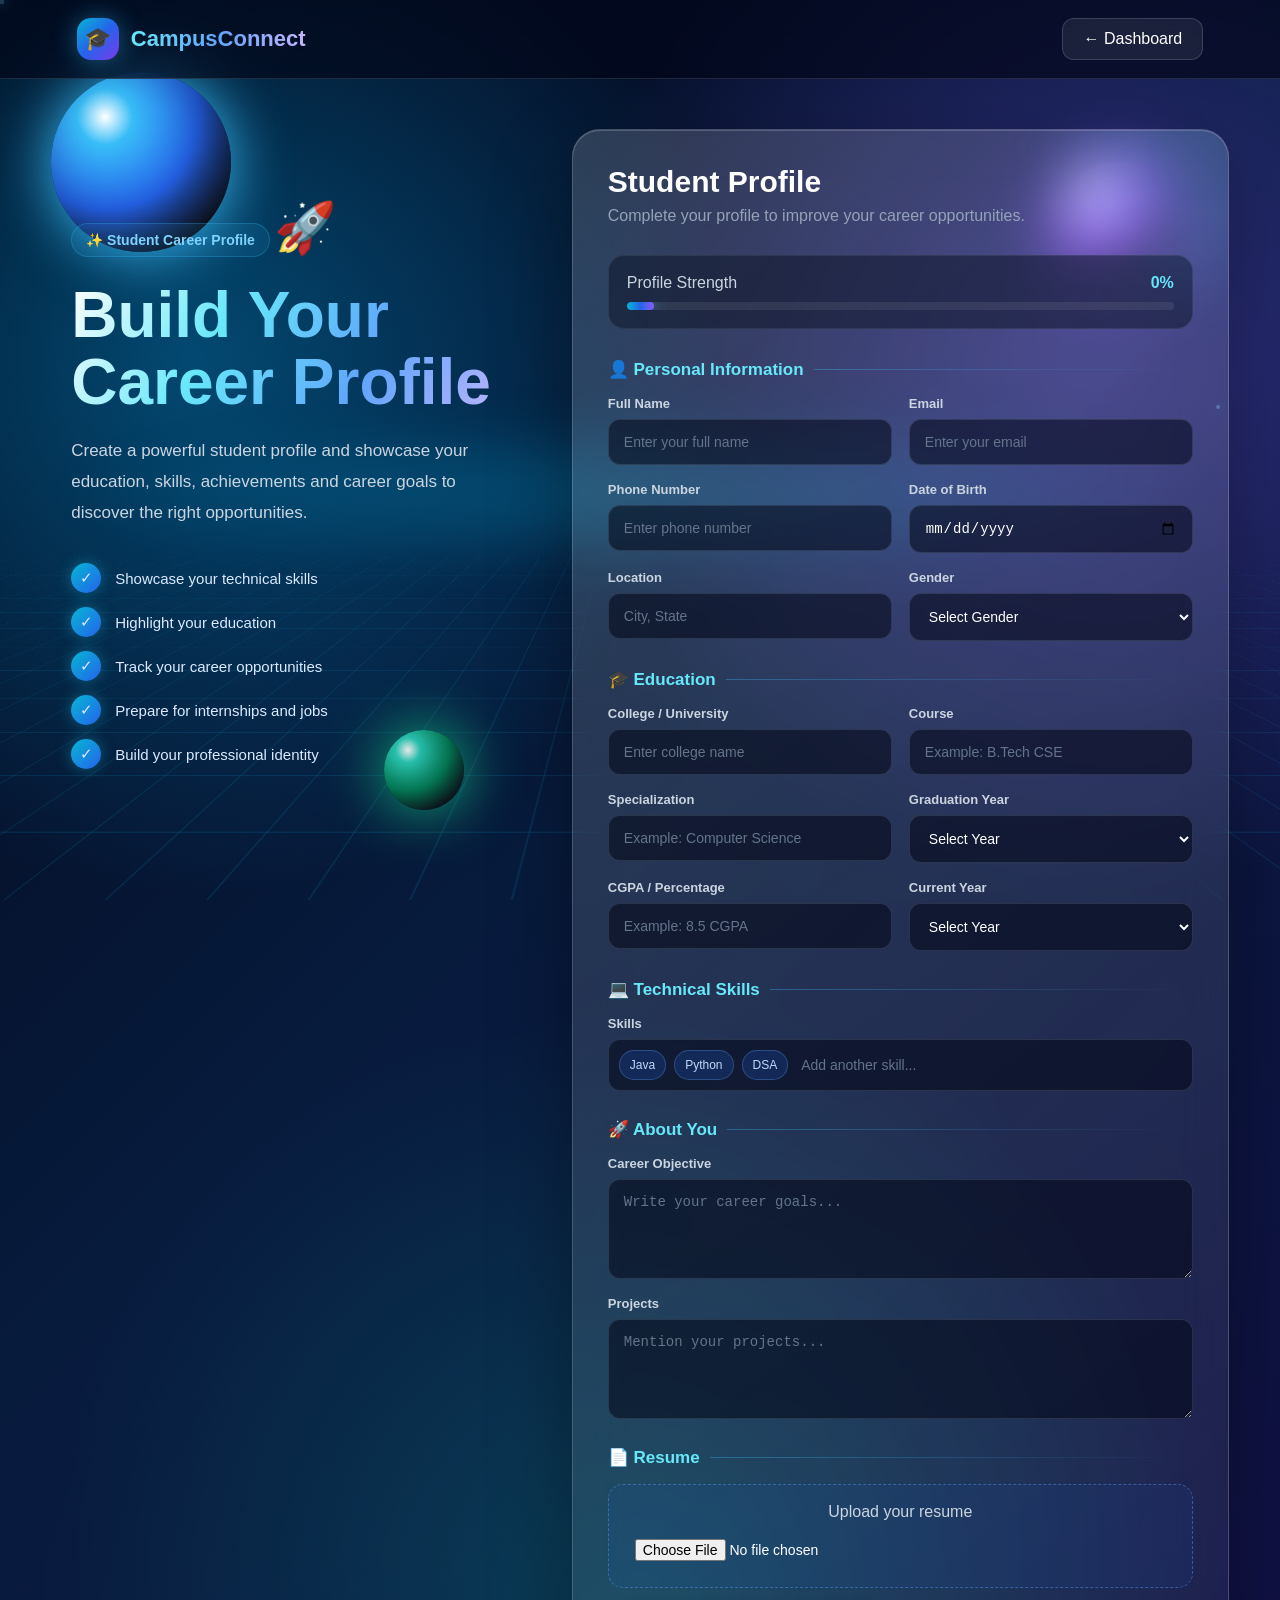
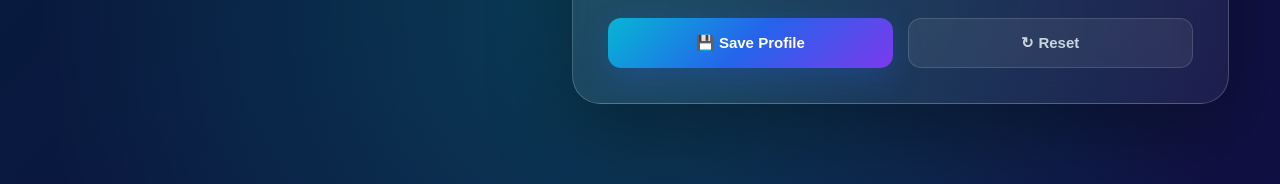
<file: student/profile.html>
<!DOCTYPE html>
<html lang="en">
<head>
<meta charset="UTF-8">
<meta name="viewport" content="width=device-width, initial-scale=1.0">
<title>Student Profile | CampusConnect</title>

<style>
*{
    margin:0;
    padding:0;
    box-sizing:border-box;
}

html{
    scroll-behavior:smooth;
}

body{
    font-family:"Segoe UI",Arial,sans-serif;
    min-height:100vh;
    color:white;
    overflow-x:hidden;

    background:
        radial-gradient(circle at 15% 20%,rgba(0,183,255,.35),transparent 30%),
        radial-gradient(circle at 85% 20%,rgba(126,87,255,.35),transparent 30%),
        radial-gradient(circle at 50% 90%,rgba(0,255,200,.18),transparent 35%),
        linear-gradient(135deg,#020617,#071b3d 45%,#111044);
}

/* ================= 3D BACKGROUND ================= */

.background{
    position:fixed;
    inset:0;
    overflow:hidden;
    z-index:-10;
    pointer-events:none;
}

.grid{
    position:absolute;
    width:200%;
    height:100%;
    left:-50%;
    bottom:-25%;

    transform:perspective(500px) rotateX(62deg);

    background-image:
        linear-gradient(rgba(0,200,255,.13) 1px,transparent 1px),
        linear-gradient(90deg,rgba(0,200,255,.13) 1px,transparent 1px);

    background-size:55px 55px;

    animation:gridMove 7s linear infinite;
}

@keyframes gridMove{
    from{
        transform:perspective(500px) rotateX(62deg) translateY(0);
    }

    to{
        transform:perspective(500px) rotateX(62deg) translateY(55px);
    }
}

.horizon{
    position:absolute;
    width:100%;
    height:180px;
    top:45%;

    background:radial-gradient(
        ellipse,
        rgba(0,200,255,.25),
        transparent 65%
    );

    filter:blur(20px);
}

.orb{
    position:absolute;
    border-radius:50%;

    box-shadow:
        inset -20px -20px 50px rgba(0,0,0,.35),
        0 0 60px currentColor;

    animation:floatOrb 8s ease-in-out infinite;
}

.orb1{
    width:180px;
    height:180px;

    background:radial-gradient(
        circle at 30% 25%,
        #fff,
        #38bdf8 15%,
        #2563eb 50%,
        #111827 80%
    );

    color:#38bdf8;

    top:8%;
    left:4%;
}

.orb2{
    width:120px;
    height:120px;

    background:radial-gradient(
        circle at 30% 25%,
        #fff,
        #a78bfa 15%,
        #7c3aed 50%,
        #111827 80%
    );

    color:#8b5cf6;

    right:8%;
    top:18%;

    animation-delay:-3s;
}

.orb3{
    width:80px;
    height:80px;

    background:radial-gradient(
        circle at 30% 25%,
        #fff,
        #2dd4bf 15%,
        #059669 50%,
        #111827 80%
    );

    color:#10b981;

    left:30%;
    bottom:10%;

    animation-delay:-5s;
}

@keyframes floatOrb{
    0%,100%{
        transform:translate3d(0,0,0);
    }

    50%{
        transform:translate3d(25px,-35px,30px);
    }
}

/* ================= PARTICLES ================= */

.particle{
    position:absolute;

    width:4px;
    height:4px;

    background:#7dd3fc;

    border-radius:50%;

    box-shadow:0 0 12px #38bdf8;

    animation:particleFloat linear infinite;
}

.particle:nth-child(1){left:8%;top:20%;animation-duration:7s;}
.particle:nth-child(2){left:18%;top:70%;animation-duration:10s;}
.particle:nth-child(3){left:28%;top:35%;animation-duration:8s;}
.particle:nth-child(4){left:40%;top:80%;animation-duration:11s;}
.particle:nth-child(5){left:52%;top:15%;animation-duration:9s;}
.particle:nth-child(6){left:64%;top:65%;animation-duration:8s;}
.particle:nth-child(7){left:76%;top:30%;animation-duration:12s;}
.particle:nth-child(8){left:88%;top:75%;animation-duration:9s;}
.particle:nth-child(9){left:95%;top:45%;animation-duration:7s;}
.particle:nth-child(10){left:48%;top:48%;animation-duration:10s;}

@keyframes particleFloat{
    0%{
        transform:translateY(50px);
        opacity:0;
    }

    20%{
        opacity:1;
    }

    80%{
        opacity:1;
    }

    100%{
        transform:translateY(-150px);
        opacity:0;
    }
}

/* ================= NAVBAR ================= */

.topbar{
    width:100%;

    padding:18px 6%;

    display:flex;
    justify-content:space-between;
    align-items:center;

    background:rgba(2,6,23,.65);

    backdrop-filter:blur(18px);

    border-bottom:1px solid rgba(255,255,255,.12);

    position:sticky;
    top:0;

    z-index:100;
}

.logo{
    display:flex;
    align-items:center;
    gap:12px;

    font-size:22px;
    font-weight:800;
}

.logo-icon{
    width:42px;
    height:42px;

    display:flex;
    justify-content:center;
    align-items:center;

    border-radius:14px;

    background:
        linear-gradient(
            135deg,
            #06b6d4,
            #2563eb,
            #7c3aed
        );

    box-shadow:
        0 0 25px rgba(56,189,248,.4);
}

.logo span{
    background:
        linear-gradient(
            90deg,
            #67e8f9,
            #60a5fa,
            #c4b5fd
        );

    -webkit-background-clip:text;
    background-clip:text;
    color:transparent;
}

/* ================= DASHBOARD BUTTON ================= */

.back-btn{
    display:inline-flex;
    align-items:center;
    justify-content:center;

    text-decoration:none;

    color:white;

    padding:11px 20px;

    border-radius:12px;

    background:rgba(255,255,255,.08);

    border:1px solid rgba(255,255,255,.15);

    transition:.3s;

    cursor:pointer;
}

.back-btn:hover{
    background:rgba(56,189,248,.18);

    border-color:rgba(56,189,248,.5);

    transform:translateY(-2px);

    box-shadow:
        0 0 20px rgba(56,189,248,.2);
}

/* ================= MAIN ================= */

.main{
    width:min(1200px,92%);

    margin:50px auto 80px;

    display:grid;

    grid-template-columns:.85fr 1.15fr;

    gap:35px;

    align-items:start;
}

/* ================= HERO ================= */

.hero{
    padding:45px 20px 20px;

    position:sticky;
    top:100px;
}

.brand-small{
    display:inline-flex;

    align-items:center;

    gap:10px;

    padding:8px 14px;

    border-radius:30px;

    background:rgba(56,189,248,.10);

    border:1px solid rgba(56,189,248,.25);

    color:#7dd3fc;

    font-size:14px;

    font-weight:600;

    margin-bottom:25px;
}

.rocket{
    font-size:50px;

    display:inline-block;

    margin:25px 0;

    animation:rocketFloat 3s ease-in-out infinite;
}

@keyframes rocketFloat{
    0%,100%{
        transform:translateY(0) rotate(-5deg);
    }

    50%{
        transform:translateY(-12px) rotate(5deg);
    }
}

.hero h1{
    font-size:clamp(42px,5vw,68px);

    line-height:1.05;

    margin-bottom:20px;

    background:
        linear-gradient(
            120deg,
            #fff,
            #67e8f9,
            #60a5fa,
            #c4b5fd
        );

    -webkit-background-clip:text;
    background-clip:text;

    color:transparent;
}

.hero h1 span{
    display:block;
}

.hero p{
    color:#cbd5e1;

    font-size:17px;

    line-height:1.8;

    max-width:500px;
}

.benefits{
    margin-top:35px;

    display:grid;

    gap:14px;
}

.benefit{
    display:flex;

    align-items:center;

    gap:14px;

    color:#dbeafe;

    font-size:15px;
}

.check{
    width:30px;
    height:30px;

    display:flex;

    align-items:center;
    justify-content:center;

    border-radius:50%;

    background:
        linear-gradient(
            135deg,
            #06b6d4,
            #2563eb
        );

    box-shadow:
        0 0 15px rgba(34,211,238,.35);
}

/* ================= PROFILE CARD ================= */

.profile-card{
    padding:35px;

    border-radius:28px;

    background:
        linear-gradient(
            145deg,
            rgba(255,255,255,.16),
            rgba(255,255,255,.055)
        );

    backdrop-filter:blur(25px);

    border:1px solid rgba(255,255,255,.18);

    box-shadow:
        0 30px 80px rgba(0,0,0,.35),
        inset 0 1px rgba(255,255,255,.18);

    position:relative;

    overflow:hidden;
}

.profile-card::before{
    content:"";

    position:absolute;

    width:250px;
    height:250px;

    right:-100px;
    top:-100px;

    background:#38bdf8;

    opacity:.12;

    border-radius:50%;

    filter:blur(40px);
}

.card-header{
    position:relative;

    margin-bottom:30px;
}

.card-header h2{
    font-size:30px;

    margin-bottom:8px;
}

.card-header p{
    color:#94a3b8;
}

/* ================= STRENGTH ================= */

.strength{
    margin-bottom:30px;

    padding:18px;

    border-radius:16px;

    background:rgba(15,23,42,.55);

    border:1px solid rgba(255,255,255,.08);
}

.strength-top{
    display:flex;

    justify-content:space-between;

    margin-bottom:10px;
}

.strength-top span:first-child{
    color:#cbd5e1;
}

#strengthText{
    color:#67e8f9;

    font-weight:700;
}

.progress{
    width:100%;

    height:8px;

    background:rgba(255,255,255,.08);

    border-radius:20px;

    overflow:hidden;
}

#progressBar{
    height:100%;

    width:5%;

    border-radius:20px;

    background:
        linear-gradient(
            90deg,
            #06b6d4,
            #2563eb,
            #8b5cf6
        );

    box-shadow:
        0 0 15px rgba(56,189,248,.7);

    transition:.5s;
}

/* ================= FORM ================= */

.section-title{
    display:flex;

    align-items:center;

    gap:10px;

    margin:28px 0 16px;

    color:#67e8f9;

    font-size:17px;

    font-weight:700;
}

.section-title::after{
    content:"";

    height:1px;

    flex:1;

    background:
        linear-gradient(
            90deg,
            rgba(56,189,248,.35),
            transparent
        );
}

.form-grid{
    display:grid;

    grid-template-columns:1fr 1fr;

    gap:17px;
}

.field{
    display:flex;

    flex-direction:column;

    gap:8px;
}

.field.full{
    grid-column:1/-1;
}

label{
    color:#cbd5e1;

    font-size:13px;

    font-weight:600;
}

input,
select,
textarea{
    width:100%;

    padding:14px 15px;

    color:white;

    background:rgba(2,6,23,.55);

    border:1px solid rgba(148,163,184,.20);

    border-radius:12px;

    outline:none;

    font-size:14px;

    transition:.3s;
}

input::placeholder,
textarea::placeholder{
    color:#64748b;
}

select option{
    background:#0f172a;
    color:white;
}

input:focus,
select:focus,
textarea:focus{
    border-color:#38bdf8;

    box-shadow:
        0 0 0 3px rgba(56,189,248,.10),
        0 0 20px rgba(56,189,248,.12);

    background:rgba(15,23,42,.75);
}

textarea{
    min-height:100px;

    resize:vertical;
}

/* ================= SKILLS ================= */

.skills-box{
    display:flex;

    flex-wrap:wrap;

    gap:8px;

    padding:10px;

    border-radius:12px;

    background:rgba(2,6,23,.55);

    border:1px solid rgba(148,163,184,.20);
}

.skills-box input{
    border:none;

    box-shadow:none;

    background:transparent;

    flex:1;

    min-width:140px;

    padding:5px;
}

.skill-tag{
    padding:7px 10px;

    border-radius:20px;

    background:rgba(37,99,235,.20);

    border:1px solid rgba(96,165,250,.30);

    color:#bfdbfe;

    font-size:12px;
}

/* ================= RESUME ================= */

.resume-box{
    padding:18px;

    border-radius:15px;

    border:1px dashed rgba(96,165,250,.4);

    background:rgba(37,99,235,.07);

    text-align:center;
}

.resume-box input{
    border:none;

    background:transparent;

    padding:8px;
}

/* ================= BUTTONS ================= */

.buttons{
    display:grid;

    grid-template-columns:1fr 1fr;

    gap:15px;

    margin-top:30px;
}

button{
    border:none;

    cursor:pointer;

    padding:15px;

    border-radius:13px;

    font-size:15px;

    font-weight:700;

    transition:.3s;
}

.save-btn{
    color:white;

    background:
        linear-gradient(
            135deg,
            #06b6d4,
            #2563eb,
            #7c3aed
        );

    box-shadow:
        0 10px 30px rgba(37,99,235,.25);
}

.save-btn:hover{
    transform:translateY(-3px);

    box-shadow:
        0 15px 40px rgba(37,99,235,.40);
}

.reset-btn{
    color:#cbd5e1;

    background:rgba(255,255,255,.07);

    border:1px solid rgba(255,255,255,.14);
}

.reset-btn:hover{
    background:rgba(255,255,255,.12);
}

/* ================= TOAST ================= */

.toast{
    position:fixed;

    right:25px;
    bottom:25px;

    padding:15px 20px;

    background:rgba(15,23,42,.90);

    backdrop-filter:blur(15px);

    border:1px solid rgba(56,189,248,.30);

    border-radius:12px;

    color:white;

    transform:translateY(120px);

    opacity:0;

    transition:.4s;

    z-index:999;
}

.toast.show{
    transform:translateY(0);

    opacity:1;
}

/* ================= RESPONSIVE ================= */

@media(max-width:900px){

    .main{
        grid-template-columns:1fr;
    }

    .hero{
        position:relative;

        top:auto;

        text-align:center;

        padding-top:20px;
    }

    .hero p{
        margin:auto;
    }

    .benefits{
        max-width:400px;

        margin-left:auto;
        margin-right:auto;

        text-align:left;
    }
}

@media(max-width:600px){

    .topbar{
        padding:15px 4%;
    }

    .logo{
        font-size:18px;
    }

    .logo-icon{
        width:36px;
        height:36px;
    }

    .back-btn{
        padding:9px 13px;

        font-size:13px;
    }

    .main{
        width:94%;

        margin-top:25px;
    }

    .hero h1{
        font-size:42px;
    }

    .profile-card{
        padding:22px 17px;

        border-radius:20px;
    }

    .form-grid{
        grid-template-columns:1fr;
    }

    .field.full{
        grid-column:auto;
    }

    .buttons{
        grid-template-columns:1fr;
    }
}
</style>
</head>

<body>

<!-- ================= BACKGROUND ================= -->

<div class="background">

    <div class="grid"></div>

    <div class="horizon"></div>

    <div class="orb orb1"></div>
    <div class="orb orb2"></div>
    <div class="orb orb3"></div>

    <span class="particle"></span>
    <span class="particle"></span>
    <span class="particle"></span>
    <span class="particle"></span>
    <span class="particle"></span>
    <span class="particle"></span>
    <span class="particle"></span>
    <span class="particle"></span>
    <span class="particle"></span>
    <span class="particle"></span>

</div>


<!-- ================= NAVBAR ================= -->

<header class="topbar">

    <div class="logo">

        <div class="logo-icon">
            🎓
        </div>

        <span>
            CampusConnect
        </span>

    </div>


    <!--
        IMPORTANT:
        profile.html and dashboard.html
        are in the SAME student folder.
    -->

    <a
        href="dashboard.html"
        class="back-btn"
        id="dashboardButton"
    >
        ← Dashboard
    </a>

</header>


<!-- ================= MAIN ================= -->

<main class="main">

    <!-- LEFT SIDE -->

    <section class="hero">

        <div class="brand-small">
            ✨ Student Career Profile
        </div>

        <div class="rocket">
            🚀
        </div>

        <h1>
            Build Your
            <span>Career Profile</span>
        </h1>

        <p>
            Create a powerful student profile and showcase
            your education, skills, achievements and career
            goals to discover the right opportunities.
        </p>

        <div class="benefits">

            <div class="benefit">
                <div class="check">✓</div>
                <span>Showcase your technical skills</span>
            </div>

            <div class="benefit">
                <div class="check">✓</div>
                <span>Highlight your education</span>
            </div>

            <div class="benefit">
                <div class="check">✓</div>
                <span>Track your career opportunities</span>
            </div>

            <div class="benefit">
                <div class="check">✓</div>
                <span>Prepare for internships and jobs</span>
            </div>

            <div class="benefit">
                <div class="check">✓</div>
                <span>Build your professional identity</span>
            </div>

        </div>

    </section>


    <!-- PROFILE FORM -->

    <section class="profile-card">

        <div class="card-header">

            <h2>
                Student Profile
            </h2>

            <p>
                Complete your profile to improve your
                career opportunities.
            </p>

        </div>


        <!-- PROFILE STRENGTH -->

        <div class="strength">

            <div class="strength-top">

                <span>
                    Profile Strength
                </span>

                <span id="strengthText">
                    0%
                </span>

            </div>

            <div class="progress">

                <div id="progressBar"></div>

            </div>

        </div>


        <form id="profileForm">

            <!-- PERSONAL INFORMATION -->

            <div class="section-title">
                👤 Personal Information
            </div>

            <div class="form-grid">

                <div class="field">

                    <label>
                        Full Name
                    </label>

                    <input
                        type="text"
                        id="fullName"
                        placeholder="Enter your full name"
                        required
                    >

                </div>


                <div class="field">

                    <label>
                        Email
                    </label>

                    <input
                        type="email"
                        id="email"
                        placeholder="Enter your email"
                        required
                    >

                </div>


                <div class="field">

                    <label>
                        Phone Number
                    </label>

                    <input
                        type="tel"
                        id="phone"
                        placeholder="Enter phone number"
                    >

                </div>


                <div class="field">

                    <label>
                        Date of Birth
                    </label>

                    <input
                        type="date"
                        id="dob"
                    >

                </div>


                <div class="field">

                    <label>
                        Location
                    </label>

                    <input
                        type="text"
                        id="location"
                        placeholder="City, State"
                    >

                </div>


                <div class="field">

                    <label>
                        Gender
                    </label>

                    <select id="gender">

                        <option value="">
                            Select Gender
                        </option>

                        <option>Male</option>

                        <option>Female</option>

                        <option>Other</option>

                    </select>

                </div>

            </div>


            <!-- EDUCATION -->

            <div class="section-title">
                🎓 Education
            </div>

            <div class="form-grid">

                <div class="field">

                    <label>
                        College / University
                    </label>

                    <input
                        type="text"
                        id="college"
                        placeholder="Enter college name"
                    >

                </div>


                <div class="field">

                    <label>
                        Course
                    </label>

                    <input
                        type="text"
                        id="course"
                        placeholder="Example: B.Tech CSE"
                    >

                </div>


                <div class="field">

                    <label>
                        Specialization
                    </label>

                    <input
                        type="text"
                        id="specialization"
                        placeholder="Example: Computer Science"
                    >

                </div>


                <div class="field">

                    <label>
                        Graduation Year
                    </label>

                    <select id="graduationYear">

                        <option value="">
                            Select Year
                        </option>

                        <option>2027</option>
                        <option>2028</option>
                        <option>2029</option>
                        <option>2030</option>

                    </select>

                </div>


                <div class="field">

                    <label>
                        CGPA / Percentage
                    </label>

                    <input
                        type="text"
                        id="cgpa"
                        placeholder="Example: 8.5 CGPA"
                    >

                </div>


                <div class="field">

                    <label>
                        Current Year
                    </label>

                    <select id="currentYear">

                        <option value="">
                            Select Year
                        </option>

                        <option>1st Year</option>
                        <option>2nd Year</option>
                        <option>3rd Year</option>
                        <option>4th Year</option>

                    </select>

                </div>

            </div>


            <!-- SKILLS -->

            <div class="section-title">
                💻 Technical Skills
            </div>

            <div class="field">

                <label>
                    Skills
                </label>

                <div class="skills-box">

                    <span class="skill-tag">
                        Java
                    </span>

                    <span class="skill-tag">
                        Python
                    </span>

                    <span class="skill-tag">
                        DSA
                    </span>

                    <input
                        type="text"
                        id="skills"
                        placeholder="Add another skill..."
                    >

                </div>

            </div>


            <!-- ABOUT -->

            <div class="section-title">
                🚀 About You
            </div>

            <div class="form-grid">

                <div class="field full">

                    <label>
                        Career Objective
                    </label>

                    <textarea
                        id="objective"
                        placeholder="Write your career goals..."
                    ></textarea>

                </div>


                <div class="field full">

                    <label>
                        Projects
                    </label>

                    <textarea
                        id="projects"
                        placeholder="Mention your projects..."
                    ></textarea>

                </div>

            </div>


            <!-- RESUME -->

            <div class="section-title">
                📄 Resume
            </div>

            <div class="resume-box">

                <p style="color:#cbd5e1;margin-bottom:10px;">
                    Upload your resume
                </p>

                <input
                    type="file"
                    id="resume"
                    accept=".pdf,.doc,.docx"
                >

            </div>


            <!-- BUTTONS -->

            <div class="buttons">

                <button
                    type="submit"
                    class="save-btn"
                >
                    💾 Save Profile
                </button>

                <button
                    type="button"
                    class="reset-btn"
                    onclick="resetProfile()"
                >
                    ↻ Reset
                </button>

            </div>

        </form>

    </section>

</main>


<!-- TOAST -->

<div
    class="toast"
    id="toast"
>
    Profile saved successfully!
</div>


<script>

/* ==================================================
   DASHBOARD NAVIGATION
   ================================================== */

document
.getElementById("dashboardButton")
.addEventListener("click", function(event){

    event.preventDefault();

    /*
       Force a fresh navigation to dashboard.html.
       Both profile.html and dashboard.html are inside
       the student folder.
    */

    window.location.assign("./dashboard.html");

});


/* ==================================================
   LOAD USER INFORMATION
   ================================================== */

const storedName =
    localStorage.getItem("campusUser");

const storedEmail =
    localStorage.getItem("campusEmail");


if(storedName){

    document.getElementById("fullName").value =
        storedName;

}

if(storedEmail){

    document.getElementById("email").value =
        storedEmail;

}


/* ==================================================
   PROFILE FIELDS
   ================================================== */

const fields = [

    "fullName",
    "email",
    "phone",
    "dob",
    "location",
    "gender",
    "college",
    "course",
    "specialization",
    "graduationYear",
    "cgpa",
    "currentYear",
    "objective",
    "projects"

];


/* ==================================================
   PROFILE STRENGTH
   ================================================== */

function updateStrength(){

    let completed = 0;

    fields.forEach(function(id){

        const element =
            document.getElementById(id);

        if(
            element &&
            element.value.trim() !== ""
        ){

            completed++;

        }

    });


    const percentage =
        Math.round(
            (completed / fields.length) * 100
        );


    document.getElementById(
        "strengthText"
    ).textContent =
        percentage + "%";


    document.getElementById(
        "progressBar"
    ).style.width =
        Math.max(percentage,5) + "%";

}


fields.forEach(function(id){

    const element =
        document.getElementById(id);

    if(element){

        element.addEventListener(
            "input",
            updateStrength
        );

        element.addEventListener(
            "change",
            updateStrength
        );

    }

});


/* ==================================================
   LOAD SAVED PROFILE
   ================================================== */

const savedProfile =
    localStorage.getItem("campusProfile");


if(savedProfile){

    try{

        const profile =
            JSON.parse(savedProfile);


        fields.forEach(function(id){

            const element =
                document.getElementById(id);


            if(
                element &&
                profile[id] !== undefined
            ){

                element.value =
                    profile[id];

            }

        });

    }
    catch(error){

        console.log(
            "Profile loading error:",
            error
        );

    }

}


updateStrength();


/* ==================================================
   SAVE PROFILE
   ================================================== */

document
.getElementById("profileForm")
.addEventListener(
    "submit",
    function(event){

        event.preventDefault();


        const profile = {};


        fields.forEach(function(id){

            const element =
                document.getElementById(id);

            if(element){

                profile[id] =
                    element.value;

            }

        });


        localStorage.setItem(
            "campusProfile",
            JSON.stringify(profile)
        );


        if(profile.fullName){

            localStorage.setItem(
                "campusUser",
                profile.fullName
            );

        }


        if(profile.email){

            localStorage.setItem(
                "campusEmail",
                profile.email
            );

        }


        showToast(
            "✅ Profile saved successfully!"
        );


        updateStrength();

    }
);


/* ==================================================
   RESET PROFILE
   ================================================== */

function resetProfile(){

    const answer =
        confirm(
            "Are you sure you want to reset your profile?"
        );


    if(!answer){

        return;

    }


    document
    .getElementById("profileForm")
    .reset();


    if(storedName){

        document.getElementById(
            "fullName"
        ).value =
            storedName;

    }


    if(storedEmail){

        document.getElementById(
            "email"
        ).value =
            storedEmail;

    }


    localStorage.removeItem(
        "campusProfile"
    );


    updateStrength();


    showToast(
        "Profile has been reset."
    );

}


/* ==================================================
   TOAST
   ================================================== */

function showToast(message){

    const toast =
        document.getElementById("toast");


    toast.textContent =
        message;


    toast.classList.add("show");


    setTimeout(function(){

        toast.classList.remove("show");

    },3000);

}


/* ==================================================
   3D MOUSE EFFECT
   ================================================== */

document.addEventListener(
    "mousemove",
    function(event){

        const x =
            (event.clientX /
            window.innerWidth -
            0.5) * 2;


        const y =
            (event.clientY /
            window.innerHeight -
            0.5) * 2;


        const orb1 =
            document.querySelector(".orb1");

        const orb2 =
            document.querySelector(".orb2");


        if(orb1){

            orb1.style.transform =
                `translate(${x * 15}px,${y * 15}px)`;

        }


        if(orb2){

            orb2.style.transform =
                `translate(${x * -20}px,${y * -20}px)`;

        }

    }
);

</script>

</body>
</html>
</file>
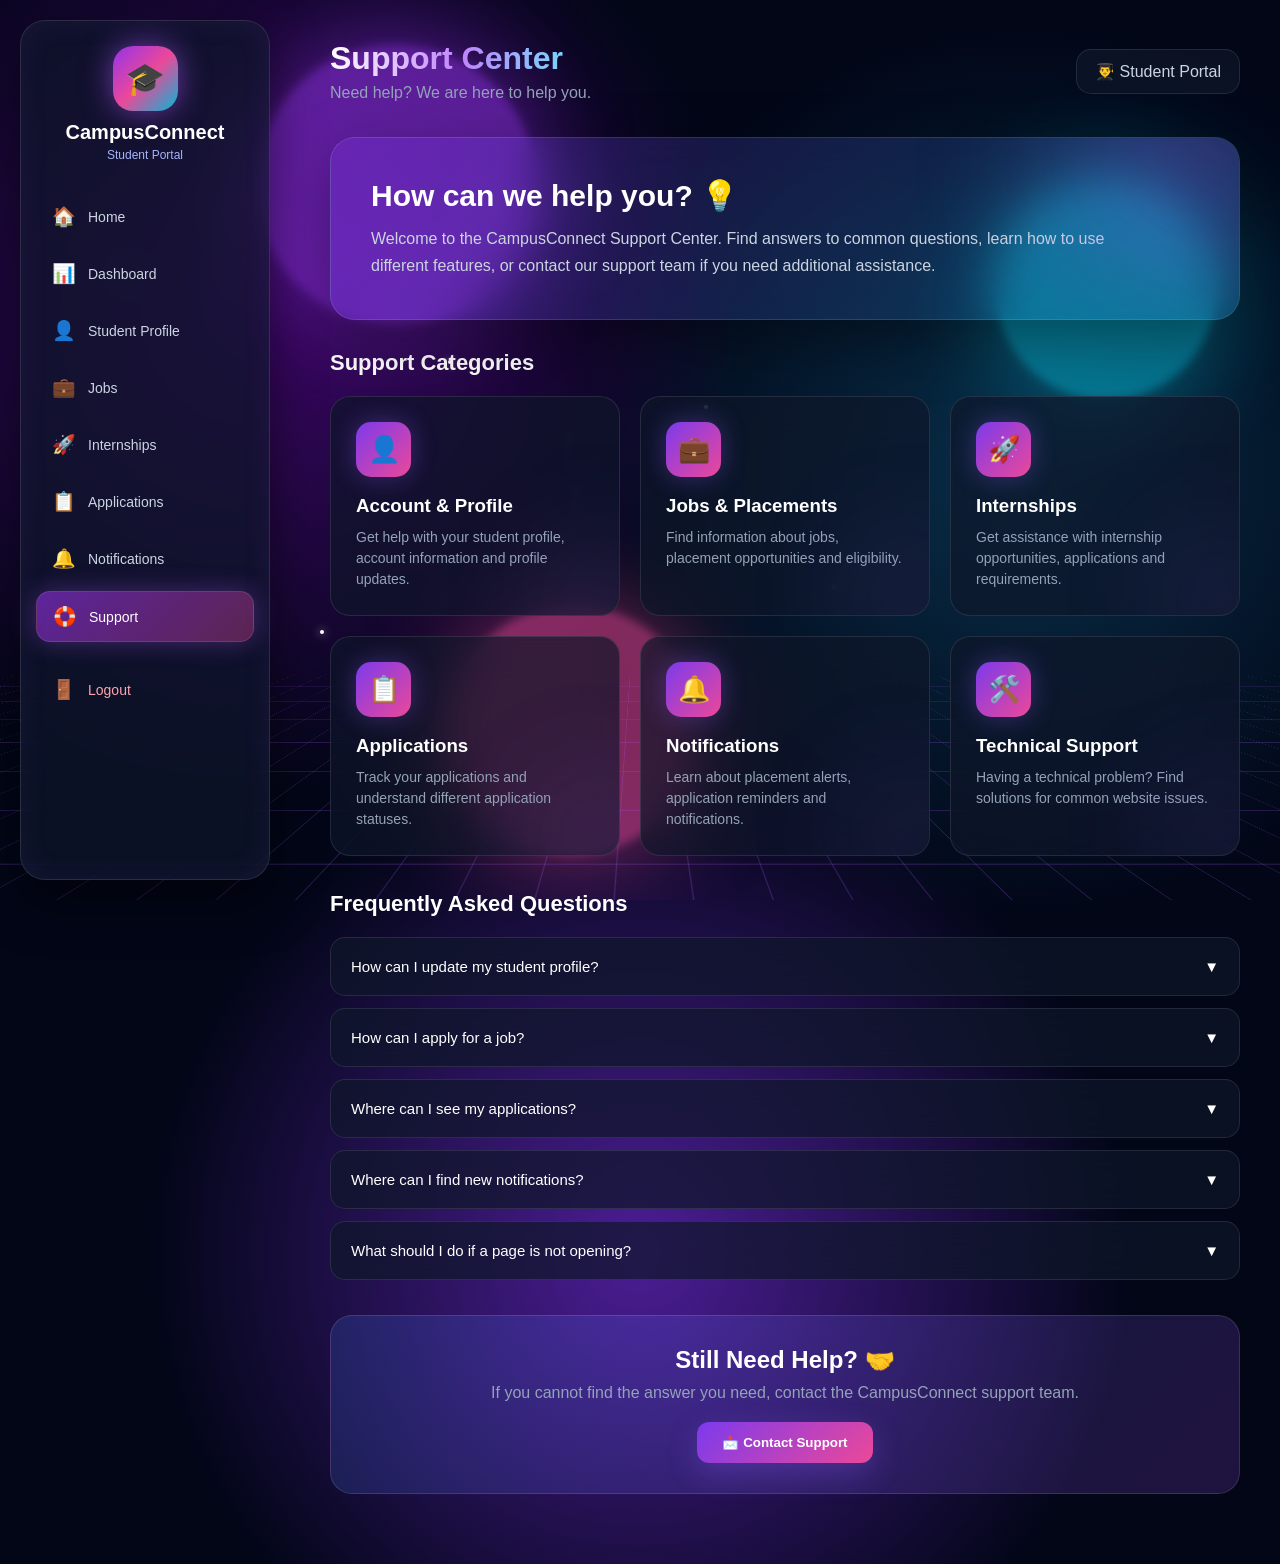
<file: student/support.html>
<!DOCTYPE html>
<html lang="en">
<head>
    <meta charset="UTF-8">
    <meta name="viewport" content="width=device-width, initial-scale=1.0">

    <title>CampusConnect - Support</title>

    <style>
        * {
            margin: 0;
            padding: 0;
            box-sizing: border-box;
            font-family: Arial, Helvetica, sans-serif;
        }

        body {
            min-height: 100vh;
            color: white;
            background:
                radial-gradient(circle at 20% 20%, #3b0764 0%, transparent 30%),
                radial-gradient(circle at 80% 30%, #082f49 0%, transparent 30%),
                radial-gradient(circle at 50% 80%, #4c1d95 0%, transparent 35%),
                #020617;
            overflow-x: hidden;
        }

        /* 3D BACKGROUND */

        .background {
            position: fixed;
            inset: 0;
            overflow: hidden;
            z-index: -10;
            perspective: 1000px;
        }

        .orb {
            position: absolute;
            border-radius: 50%;
            filter: blur(5px);
            opacity: 0.55;
            animation: floatOrb 8s infinite ease-in-out;
        }

        .orb1 {
            width: 280px;
            height: 280px;
            background: #9333ea;
            top: 5%;
            left: 20%;
            box-shadow: 0 0 100px #9333ea;
        }

        .orb2 {
            width: 220px;
            height: 220px;
            background: #06b6d4;
            right: 5%;
            top: 20%;
            box-shadow: 0 0 100px #06b6d4;
            animation-delay: 2s;
        }

        .orb3 {
            width: 250px;
            height: 250px;
            background: #ec4899;
            bottom: 5%;
            left: 35%;
            box-shadow: 0 0 100px #ec4899;
            animation-delay: 4s;
        }

        @keyframes floatOrb {
            0%, 100% {
                transform: translate3d(0, 0, 0) scale(1);
            }

            50% {
                transform: translate3d(50px, -40px, 80px) scale(1.15);
            }
        }

        .grid {
            position: absolute;
            width: 200%;
            height: 80%;
            left: -50%;
            bottom: -30%;
            background-image:
                linear-gradient(rgba(168, 85, 247, 0.25) 1px, transparent 1px),
                linear-gradient(90deg, rgba(168, 85, 247, 0.25) 1px, transparent 1px);
            background-size: 60px 60px;
            transform: perspective(500px) rotateX(65deg);
            animation: gridMove 8s linear infinite;
        }

        @keyframes gridMove {
            from {
                transform: perspective(500px) rotateX(65deg) translateY(0);
            }

            to {
                transform: perspective(500px) rotateX(65deg) translateY(60px);
            }
        }

        .particle {
            position: absolute;
            width: 4px;
            height: 4px;
            background: white;
            border-radius: 50%;
            box-shadow: 0 0 10px white;
            animation: particleMove 6s infinite ease-in-out;
        }

        .p1 { left: 10%; top: 30%; animation-delay: 0s; }
        .p2 { left: 25%; top: 70%; animation-delay: 1s; }
        .p3 { left: 45%; top: 20%; animation-delay: 2s; }
        .p4 { left: 65%; top: 65%; animation-delay: 3s; }
        .p5 { left: 80%; top: 25%; animation-delay: 4s; }
        .p6 { left: 90%; top: 75%; animation-delay: 5s; }
        .p7 { left: 55%; top: 45%; animation-delay: 1.5s; }
        .p8 { left: 35%; top: 40%; animation-delay: 3.5s; }

        @keyframes particleMove {
            0%, 100% {
                transform: translateY(0);
                opacity: 0.3;
            }

            50% {
                transform: translateY(-80px);
                opacity: 1;
            }
        }

        /* SIDEBAR */

        .sidebar {
            position: fixed;
            left: 20px;
            top: 20px;
            bottom: 20px;
            width: 250px;
            padding: 25px 15px;
            border-radius: 25px;
            background: rgba(15, 23, 42, 0.72);
            backdrop-filter: blur(20px);
            border: 1px solid rgba(255, 255, 255, 0.12);
            box-shadow:
                0 20px 50px rgba(0, 0, 0, 0.5),
                inset 0 0 30px rgba(168, 85, 247, 0.08);
            z-index: 100;
        }

        .logo {
            text-align: center;
            margin-bottom: 30px;
        }

        .logo-icon {
            width: 65px;
            height: 65px;
            margin: auto;
            margin-bottom: 10px;
            display: flex;
            align-items: center;
            justify-content: center;
            border-radius: 20px;
            font-size: 32px;
            background: linear-gradient(
                135deg,
                #9333ea,
                #ec4899,
                #06b6d4
            );
            box-shadow: 0 0 30px rgba(168, 85, 247, 0.6);
            animation: logoFloat 4s infinite ease-in-out;
        }

        @keyframes logoFloat {
            0%, 100% {
                transform: translateY(0) rotateY(0deg);
            }

            50% {
                transform: translateY(-8px) rotateY(15deg);
            }
        }

        .logo h2 {
            font-size: 20px;
            margin-bottom: 4px;
        }

        .logo p {
            color: #a5b4fc;
            font-size: 12px;
        }

        .nav {
            display: flex;
            flex-direction: column;
            gap: 8px;
        }

        .nav-link {
            text-decoration: none;
            color: #cbd5e1;
            padding: 13px 15px;
            border-radius: 14px;
            display: flex;
            align-items: center;
            gap: 12px;
            transition: 0.3s;
            font-size: 14px;
        }

        .nav-link:hover {
            color: white;
            background: rgba(168, 85, 247, 0.18);
            transform: translateX(7px) translateZ(10px);
            box-shadow: 0 0 20px rgba(168, 85, 247, 0.25);
        }

        .nav-link.active {
            color: white;
            background:
                linear-gradient(
                    135deg,
                    rgba(147, 51, 234, 0.6),
                    rgba(236, 72, 153, 0.35)
                );
            box-shadow: 0 0 25px rgba(168, 85, 247, 0.35);
            border: 1px solid rgba(255, 255, 255, 0.1);
        }

        .nav-icon {
            font-size: 19px;
            width: 25px;
            text-align: center;
        }

        .logout {
            margin-top: 15px;
            color: #fda4af;
        }

        .logout:hover {
            background: rgba(239, 68, 68, 0.2);
        }

        /* MAIN */

        .main {
            margin-left: 290px;
            padding: 40px;
            min-height: 100vh;
        }

        .topbar {
            display: flex;
            justify-content: space-between;
            align-items: center;
            margin-bottom: 35px;
        }

        .topbar h1 {
            font-size: 32px;
            background:
                linear-gradient(
                    90deg,
                    #ffffff,
                    #c084fc,
                    #67e8f9
                );
            -webkit-background-clip: text;
            -webkit-text-fill-color: transparent;
        }

        .topbar p {
            margin-top: 7px;
            color: #94a3b8;
        }

        .user-box {
            padding: 12px 18px;
            border-radius: 15px;
            background: rgba(15, 23, 42, 0.7);
            border: 1px solid rgba(255, 255, 255, 0.1);
            color: #cbd5e1;
        }

        /* HERO */

        .hero {
            position: relative;
            padding: 40px;
            margin-bottom: 30px;
            border-radius: 25px;
            background:
                linear-gradient(
                    135deg,
                    rgba(124, 58, 237, 0.25),
                    rgba(6, 182, 212, 0.15)
                );
            backdrop-filter: blur(20px);
            border: 1px solid rgba(255, 255, 255, 0.12);
            box-shadow: 0 20px 60px rgba(0, 0, 0, 0.35);
            overflow: hidden;
        }

        .hero::before {
            content: "";
            position: absolute;
            width: 250px;
            height: 250px;
            right: -80px;
            top: -100px;
            border-radius: 50%;
            background: #8b5cf6;
            filter: blur(80px);
            opacity: 0.35;
        }

        .hero h2 {
            font-size: 30px;
            margin-bottom: 12px;
        }

        .hero p {
            max-width: 750px;
            line-height: 1.7;
            color: #cbd5e1;
        }

        /* SUPPORT CARDS */

        .section-title {
            margin-bottom: 20px;
            font-size: 22px;
        }

        .support-grid {
            display: grid;
            grid-template-columns: repeat(3, 1fr);
            gap: 20px;
            margin-bottom: 35px;
        }

        .support-card {
            padding: 25px;
            min-height: 180px;
            border-radius: 20px;
            background: rgba(15, 23, 42, 0.68);
            backdrop-filter: blur(20px);
            border: 1px solid rgba(255, 255, 255, 0.1);
            transition: 0.4s;
            position: relative;
            overflow: hidden;
        }

        .support-card::before {
            content: "";
            position: absolute;
            width: 120px;
            height: 120px;
            border-radius: 50%;
            background: #8b5cf6;
            filter: blur(60px);
            opacity: 0.15;
            right: -40px;
            bottom: -40px;
        }

        .support-card:hover {
            transform:
                translateY(-10px)
                rotateX(4deg)
                rotateY(-3deg);
            border-color: rgba(168, 85, 247, 0.5);
            box-shadow:
                0 20px 50px rgba(0, 0, 0, 0.45),
                0 0 30px rgba(168, 85, 247, 0.15);
        }

        .card-icon {
            width: 55px;
            height: 55px;
            border-radius: 15px;
            display: flex;
            align-items: center;
            justify-content: center;
            font-size: 26px;
            background:
                linear-gradient(
                    135deg,
                    #7c3aed,
                    #ec4899
                );
            margin-bottom: 18px;
            box-shadow: 0 0 25px rgba(139, 92, 246, 0.35);
        }

        .support-card h3 {
            margin-bottom: 10px;
        }

        .support-card p {
            color: #94a3b8;
            line-height: 1.5;
            font-size: 14px;
        }

        /* FAQ */

        .faq-container {
            display: flex;
            flex-direction: column;
            gap: 12px;
            margin-bottom: 35px;
        }

        .faq {
            background: rgba(15, 23, 42, 0.7);
            border: 1px solid rgba(255, 255, 255, 0.1);
            border-radius: 15px;
            overflow: hidden;
            backdrop-filter: blur(15px);
        }

        .faq-question {
            width: 100%;
            border: none;
            background: transparent;
            color: white;
            padding: 20px;
            text-align: left;
            font-size: 15px;
            cursor: pointer;
            display: flex;
            justify-content: space-between;
            align-items: center;
        }

        .faq-question:hover {
            background: rgba(168, 85, 247, 0.1);
        }

        .faq-answer {
            display: none;
            padding: 0 20px 20px;
            color: #94a3b8;
            line-height: 1.6;
            font-size: 14px;
        }

        .faq.open .faq-answer {
            display: block;
        }

        .faq-arrow {
            transition: 0.3s;
        }

        .faq.open .faq-arrow {
            transform: rotate(180deg);
        }

        /* CONTACT */

        .contact-box {
            padding: 30px;
            border-radius: 22px;
            background:
                linear-gradient(
                    135deg,
                    rgba(59, 130, 246, 0.18),
                    rgba(168, 85, 247, 0.18)
                );
            border: 1px solid rgba(255, 255, 255, 0.12);
            text-align: center;
            margin-bottom: 30px;
        }

        .contact-box h2 {
            margin-bottom: 10px;
        }

        .contact-box p {
            color: #94a3b8;
            margin-bottom: 20px;
        }

        .contact-btn {
            border: none;
            padding: 13px 25px;
            border-radius: 12px;
            background:
                linear-gradient(
                    135deg,
                    #7c3aed,
                    #ec4899
                );
            color: white;
            font-weight: bold;
            cursor: pointer;
            transition: 0.3s;
            box-shadow: 0 10px 30px rgba(139, 92, 246, 0.3);
        }

        .contact-btn:hover {
            transform: translateY(-3px) scale(1.03);
            box-shadow: 0 15px 40px rgba(139, 92, 246, 0.5);
        }

        /* RESPONSIVE */

        @media (max-width: 1100px) {

            .support-grid {
                grid-template-columns: repeat(2, 1fr);
            }

            .sidebar {
                width: 220px;
            }

            .main {
                margin-left: 250px;
            }
        }

        @media (max-width: 800px) {

            .sidebar {
                position: relative;
                left: 0;
                top: 0;
                width: calc(100% - 30px);
                margin: 15px;
                height: auto;
            }

            .nav {
                display: grid;
                grid-template-columns: repeat(2, 1fr);
            }

            .main {
                margin-left: 0;
                padding: 20px;
            }

            .support-grid {
                grid-template-columns: 1fr;
            }

            .topbar {
                flex-direction: column;
                align-items: flex-start;
                gap: 15px;
            }
        }

        @media (max-width: 500px) {

            .nav {
                grid-template-columns: 1fr;
            }

            .hero {
                padding: 25px;
            }

            .hero h2 {
                font-size: 24px;
            }

            .topbar h1 {
                font-size: 26px;
            }
        }
    </style>
</head>

<body>

    <!-- 3D BACKGROUND -->

    <div class="background">

        <div class="orb orb1"></div>
        <div class="orb orb2"></div>
        <div class="orb orb3"></div>

        <div class="grid"></div>

        <div class="particle p1"></div>
        <div class="particle p2"></div>
        <div class="particle p3"></div>
        <div class="particle p4"></div>
        <div class="particle p5"></div>
        <div class="particle p6"></div>
        <div class="particle p7"></div>
        <div class="particle p8"></div>

    </div>


    <!-- SIDEBAR -->

    <aside class="sidebar">

        <div class="logo">

            <div class="logo-icon">
                🎓
            </div>

            <h2>CampusConnect</h2>

            <p>Student Portal</p>

        </div>


        <nav class="nav">

            <!-- HOME -->
            <a href="../index.html" class="nav-link">

                <span class="nav-icon">🏠</span>

                Home

            </a>


            <!-- DASHBOARD -->
            <a href="./dashboard.html" class="nav-link">

                <span class="nav-icon">📊</span>

                Dashboard

            </a>


            <!-- PROFILE -->
            <a href="./profile.html" class="nav-link">

                <span class="nav-icon">👤</span>

                Student Profile

            </a>


            <!-- JOBS -->
            <a href="./jobs.html" class="nav-link">

                <span class="nav-icon">💼</span>

                Jobs

            </a>


            <!-- INTERNSHIPS -->
            <a href="./internships.html" class="nav-link">

                <span class="nav-icon">🚀</span>

                Internships

            </a>


            <!-- APPLICATIONS -->
            <a href="./applications.html" class="nav-link">

                <span class="nav-icon">📋</span>

                Applications

            </a>


            <!-- NOTIFICATIONS -->
            <a href="./notifications.html" class="nav-link">

                <span class="nav-icon">🔔</span>

                Notifications

            </a>


            <!-- SUPPORT -->
            <a href="./support.html" class="nav-link active">

                <span class="nav-icon">🛟</span>

                Support

            </a>


            <!-- LOGOUT -->
            <a
                href="../login.html"
                class="nav-link logout"
                onclick="logoutUser()"
            >

                <span class="nav-icon">🚪</span>

                Logout

            </a>

        </nav>

    </aside>


    <!-- MAIN CONTENT -->

    <main class="main">


        <!-- TOP BAR -->

        <div class="topbar">

            <div>

                <h1>Support Center</h1>

                <p>
                    Need help? We are here to help you.
                </p>

            </div>


            <div class="user-box">

                👨‍🎓 Student Portal

            </div>

        </div>


        <!-- HERO -->

        <section class="hero">

            <h2>
                How can we help you? 💡
            </h2>

            <p>
                Welcome to the CampusConnect Support Center.
                Find answers to common questions, learn how to
                use different features, or contact our support team
                if you need additional assistance.
            </p>

        </section>


        <!-- SUPPORT CATEGORIES -->

        <h2 class="section-title">
            Support Categories
        </h2>


        <div class="support-grid">


            <div class="support-card">

                <div class="card-icon">
                    👤
                </div>

                <h3>
                    Account & Profile
                </h3>

                <p>
                    Get help with your student profile,
                    account information and profile updates.
                </p>

            </div>


            <div class="support-card">

                <div class="card-icon">
                    💼
                </div>

                <h3>
                    Jobs & Placements
                </h3>

                <p>
                    Find information about jobs,
                    placement opportunities and eligibility.
                </p>

            </div>


            <div class="support-card">

                <div class="card-icon">
                    🚀
                </div>

                <h3>
                    Internships
                </h3>

                <p>
                    Get assistance with internship opportunities,
                    applications and requirements.
                </p>

            </div>


            <div class="support-card">

                <div class="card-icon">
                    📋
                </div>

                <h3>
                    Applications
                </h3>

                <p>
                    Track your applications and understand
                    different application statuses.
                </p>

            </div>


            <div class="support-card">

                <div class="card-icon">
                    🔔
                </div>

                <h3>
                    Notifications
                </h3>

                <p>
                    Learn about placement alerts,
                    application reminders and notifications.
                </p>

            </div>


            <div class="support-card">

                <div class="card-icon">
                    🛠️
                </div>

                <h3>
                    Technical Support
                </h3>

                <p>
                    Having a technical problem?
                    Find solutions for common website issues.
                </p>

            </div>

        </div>


        <!-- FAQ -->

        <h2 class="section-title">
            Frequently Asked Questions
        </h2>


        <div class="faq-container">


            <div class="faq">

                <button
                    class="faq-question"
                    onclick="toggleFAQ(this)"
                >

                    How can I update my student profile?

                    <span class="faq-arrow">
                        ▼
                    </span>

                </button>

                <div class="faq-answer">

                    Open the Student Profile page from the
                    sidebar and update your information there.

                </div>

            </div>


            <div class="faq">

                <button
                    class="faq-question"
                    onclick="toggleFAQ(this)"
                >

                    How can I apply for a job?

                    <span class="faq-arrow">
                        ▼
                    </span>

                </button>

                <div class="faq-answer">

                    Open the Jobs page, select the job you are
                    interested in and follow the application process.

                </div>

            </div>


            <div class="faq">

                <button
                    class="faq-question"
                    onclick="toggleFAQ(this)"
                >

                    Where can I see my applications?

                    <span class="faq-arrow">
                        ▼
                    </span>

                </button>

                <div class="faq-answer">

                    Open the Applications page from the sidebar.
                    You can view the status of your submitted applications.

                </div>

            </div>


            <div class="faq">

                <button
                    class="faq-question"
                    onclick="toggleFAQ(this)"
                >

                    Where can I find new notifications?

                    <span class="faq-arrow">
                        ▼
                    </span>

                </button>

                <div class="faq-answer">

                    Click the Notifications option in the sidebar
                    to view placement and internship notifications.

                </div>

            </div>


            <div class="faq">

                <button
                    class="faq-question"
                    onclick="toggleFAQ(this)"
                >

                    What should I do if a page is not opening?

                    <span class="faq-arrow">
                        ▼
                    </span>

                </button>

                <div class="faq-answer">

                    First check that the required HTML file exists
                    inside the student folder. Also make sure the
                    filename matches the link exactly.

                </div>

            </div>

        </div>


        <!-- CONTACT SUPPORT -->

        <div class="contact-box">

            <h2>
                Still Need Help? 🤝
            </h2>

            <p>
                If you cannot find the answer you need,
                contact the CampusConnect support team.
            </p>

            <button
                class="contact-btn"
                onclick="contactSupport()"
            >

                📩 Contact Support

            </button>

        </div>

    </main>


    <!-- JAVASCRIPT -->

    <script>

        function toggleFAQ(button) {

            const faq = button.parentElement;

            faq.classList.toggle("open");

        }


        function contactSupport() {

            alert(
                "CampusConnect Support\n\n" +
                "Support Email: support@campusconnect.com\n\n" +
                "Our support team will assist you soon."
            );

        }


        function logoutUser() {

            localStorage.removeItem("campusUser");

            localStorage.removeItem("campusEmail");

            localStorage.removeItem("campusRole");

        }

    </script>

</body>
</html>
</file>
<file: style.css>
* {
    margin: 0;
    padding: 0;
    box-sizing: border-box;
}


html {
    scroll-behavior: smooth;
}


body {
    font-family: Arial, Helvetica, sans-serif;
    color: #172033;
    background: #ffffff;
}


a {
    text-decoration: none;
    color: inherit;
}


button,
input,
select {
    font-family: inherit;
}


button {
    cursor: pointer;
}


/* =========================
   COMMON
========================= */

.btn {
    display: inline-block;
    padding: 13px 22px;
    border-radius: 8px;
    font-weight: 700;
    border: none;
    transition: 0.2s;
}


.primary-btn {
    background: #2563eb;
    color: white;
}


.primary-btn:hover {
    background: #1d4ed8;
    transform: translateY(-2px);
}


.secondary-btn {
    background: #eef4ff;
    color: #2563eb;
}


.secondary-btn:hover {
    background: #dbeafe;
}


.full-btn {
    width: 100%;
}


.white-btn {
    background: white;
    color: #2563eb;
}


.badge {
    display: inline-block;
    padding: 7px 12px;
    border-radius: 30px;
    background: #eff6ff;
    color: #2563eb;
    font-size: 12px;
    font-weight: 700;
    margin-bottom: 12px;
}


.section {
    padding: 80px 8%;
}


.light-section {
    background: #f8fafc;
}


.section-title {
    text-align: center;
    max-width: 700px;
    margin: auto;
}


.section-title h2 {
    font-size: 36px;
    margin-bottom: 15px;
}


.section-title p {
    color: #64748b;
    line-height: 1.7;
}


/* =========================
   NAVBAR
========================= */

.navbar {
    height: 72px;
    padding: 0 7%;
    display: flex;
    align-items: center;
    justify-content: space-between;
    border-bottom: 1px solid #e5e7eb;
    background: white;
    position: sticky;
    top: 0;
    z-index: 100;
}


.logo {
    font-size: 22px;
    font-weight: 800;
    color: #1d4ed8;
}


.nav-links {
    display: flex;
    align-items: center;
    gap: 25px;
}


.nav-links a {
    font-weight: 600;
    color: #475569;
}


.nav-links a:hover {
    color: #2563eb;
}


.nav-login {
    color: #2563eb !important;
}


.nav-register {
    background: #2563eb;
    color: white !important;
    padding: 10px 17px;
    border-radius: 7px;
}


/* =========================
   HERO
========================= */

.hero {
    min-height: 650px;
    padding: 80px 8%;
    display: grid;
    grid-template-columns: 1fr 1fr;
    align-items: center;
    gap: 50px;
    background: linear-gradient(135deg, #f8fbff, #eef5ff);
}


.hero-content h1 {
    font-size: 52px;
    line-height: 1.1;
    margin-bottom: 20px;
}


.hero-content h1 span {
    color: #2563eb;
}


.hero-content p {
    font-size: 18px;
    line-height: 1.7;
    color: #64748b;
    max-width: 600px;
    margin-bottom: 30px;
}


.hero-buttons {
    display: flex;
    gap: 15px;
}


.dashboard-preview {
    background: white;
    border-radius: 18px;
    padding: 25px;
    box-shadow: 0 25px 60px rgba(15, 23, 42, 0.12);
}


.preview-top {
    display: flex;
    justify-content: space-between;
    border-bottom: 1px solid #e5e7eb;
    padding-bottom: 15px;
    margin-bottom: 25px;
    font-weight: 700;
}


.dashboard-preview h3 {
    margin-bottom: 25px;
}


.preview-cards {
    display: grid;
    grid-template-columns: repeat(3, 1fr);
    gap: 12px;
}


.preview-cards div {
    background: #f8fafc;
    padding: 20px 10px;
    text-align: center;
    border-radius: 10px;
}


.preview-cards strong {
    display: block;
    font-size: 28px;
    color: #2563eb;
}


.preview-cards span {
    font-size: 13px;
    color: #64748b;
}


/* =========================
   FEATURES
========================= */

.feature-grid {
    display: grid;
    grid-template-columns: repeat(4, 1fr);
    gap: 20px;
    margin-top: 45px;
}


.feature-card {
    padding: 28px;
    border: 1px solid #e5e7eb;
    border-radius: 14px;
    transition: 0.2s;
}


.feature-card:hover {
    transform: translateY(-5px);
    box-shadow: 0 15px 30px rgba(15, 23, 42, 0.08);
}


.feature-icon {
    font-size: 32px;
    margin-bottom: 20px;
}


.feature-card h3 {
    margin-bottom: 12px;
}


.feature-card p {
    color: #64748b;
    line-height: 1.6;
}


/* =========================
   JOB PREVIEW
========================= */

.job-preview-grid {
    display: grid;
    grid-template-columns: repeat(3, 1fr);
    gap: 20px;
    margin-top: 45px;
}


.job-preview-card {
    background: white;
    border: 1px solid #e5e7eb;
    border-radius: 14px;
    padding: 25px;
}


.company-logo,
.job-company-logo {
    width: 48px;
    height: 48px;
    display: flex;
    align-items: center;
    justify-content: center;
    border-radius: 10px;
    background: #dbeafe;
    color: #2563eb;
    font-size: 22px;
    font-weight: 800;
    margin-bottom: 18px;
}


.job-preview-card h3 {
    margin-bottom: 7px;
}


.job-preview-card p {
    color: #64748b;
    margin-bottom: 12px;
}


.job-preview-card span {
    display: block;
    color: #64748b;
    margin-bottom: 15px;
}


.job-preview-card strong {
    color: #2563eb;
}


.center-button {
    text-align: center;
    margin-top: 30px;
}


/* =========================
   STEPS
========================= */

.steps {
    display: grid;
    grid-template-columns: repeat(4, 1fr);
    gap: 25px;
    margin-top: 45px;
}


.step {
    text-align: center;
}


.step-number {
    width: 55px;
    height: 55px;
    margin: auto auto 18px;
    border-radius: 50%;
    background: #2563eb;
    color: white;
    display: flex;
    justify-content: center;
    align-items: center;
    font-weight: 800;
    font-size: 20px;
}


.step p {
    color: #64748b;
    line-height: 1.6;
    margin-top: 10px;
}


/* =========================
   ABOUT / CTA
========================= */

.about-content {
    max-width: 800px;
    margin: auto;
    text-align: center;
}


.about-content h2 {
    font-size: 38px;
    margin-bottom: 20px;
}


.about-content p {
    color: #64748b;
    line-height: 1.8;
    margin-bottom: 15px;
}


.cta {
    padding: 75px 8%;
    text-align: center;
    background: #2563eb;
    color: white;
}


.cta h2 {
    font-size: 38px;
    margin-bottom: 12px;
}


.cta p {
    margin-bottom: 25px;
}


footer {
    padding: 35px 8%;
    display: flex;
    justify-content: space-between;
    gap: 20px;
    background: #0f172a;
    color: white;
}


footer p {
    color: #94a3b8;
    margin-top: 8px;
}


/* =========================
   AUTH PAGES
========================= */

.auth-body {
    min-height: 100vh;
    background: #f1f5f9;
}


.auth-container {
    min-height: 100vh;
    display: grid;
    grid-template-columns: 1fr 1fr;
}


.auth-info {
    background: #2563eb;
    color: white;
    padding: 70px;
    display: flex;
    flex-direction: column;
    justify-content: center;
}


.auth-logo {
    font-size: 24px;
    font-weight: 800;
    margin-bottom: 50px;
}


.auth-info h1 {
    font-size: 45px;
    margin-bottom: 20px;
}


.auth-info p {
    font-size: 18px;
    line-height: 1.7;
    opacity: 0.9;
}


.auth-features {
    margin-top: 35px;
}


.auth-features div {
    margin: 15px 0;
    font-size: 16px;
}


.auth-card {
    background: white;
    width: min(500px, 90%);
    margin: auto;
    padding: 40px;
    border-radius: 18px;
    box-shadow: 0 15px 40px rgba(15, 23, 42, 0.1);
}


.auth-card h2 {
    font-size: 30px;
    margin-bottom: 8px;
}


.auth-subtitle {
    color: #64748b;
    margin-bottom: 25px;
}


.auth-card label {
    display: block;
    font-size: 14px;
    font-weight: 700;
    margin-bottom: 7px;
    margin-top: 15px;
}


.auth-card input,
.auth-card select,
.job-search-box input,
.job-search-box select {
    width: 100%;
    padding: 13px;
    border: 1px solid #cbd5e1;
    border-radius: 8px;
    outline: none;
    background: white;
}


.auth-card input:focus,
.auth-card select:focus {
    border-color: #2563eb;
}


.password-box {
    display: flex;
    position: relative;
}


.password-box input {
    padding-right: 50px;
}


.password-btn {
    position: absolute;
    right: 5px;
    top: 5px;
    height: 38px;
    width: 40px;
    border: none;
    background: transparent;
}


.remember-row {
    display: flex;
    justify-content: space-between;
    align-items: center;
    margin: 15px 0;
}


.remember-label {
    display: flex !important;
    align-items: center;
    gap: 7px;
    margin: 0 !important;
}


.remember-label input {
    width: auto;
}


.remember-row a {
    color: #2563eb;
    font-size: 13px;
}


.divider {
    display: flex;
    align-items: center;
    gap: 10px;
    margin: 25px 0;
    color: #94a3b8;
}


.divider::before,
.divider::after {
    content: "";
    height: 1px;
    flex: 1;
    background: #e5e7eb;
}


.google-btn {
    width: 100%;
    padding: 13px;
    border: 1px solid #cbd5e1;
    background: white;
    border-radius: 8px;
    font-weight: 700;
}


.auth-bottom {
    text-align: center;
    margin-top: 22px;
    color: #64748b;
}


.auth-bottom a,
.back-home {
    color: #2563eb;
    font-weight: 700;
}


.back-home {
    display: block;
    text-align: center;
    margin-top: 20px;
}


.terms-label {
    display: flex !important;
    gap: 8px;
    align-items: center;
}


.terms-label input {
    width: auto;
}


/* =========================
   DASHBOARD
========================= */

.dashboard-body {
    background: #f8fafc;
}


.sidebar {
    position: fixed;
    left: 0;
    top: 0;
    bottom: 0;
    width: 250px;
    background: #0f172a;
    color: white;
    display: flex;
    flex-direction: column;
    z-index: 50;
}


.sidebar-logo {
    padding: 25px 22px 10px;
    font-size: 21px;
    font-weight: 800;
}


.sidebar-role {
    padding: 0 22px 20px;
    color: #94a3b8;
    font-size: 11px;
    font-weight: 700;
}


.sidebar-nav {
    display: flex;
    flex-direction: column;
    padding: 10px;
    gap: 5px;
}


.sidebar-nav a,
.sidebar-bottom a {
    padding: 13px;
    border-radius: 8px;
    color: #cbd5e1;
}


.sidebar-nav a:hover,
.sidebar-nav a.active,
.sidebar-bottom a:hover {
    background: #1e293b;
    color: white;
}


.sidebar-bottom {
    margin-top: auto;
    padding: 10px;
    border-top: 1px solid #1e293b;
}


.main-content {
    margin-left: 250px;
    min-height: 100vh;
}


.topbar {
    height: 75px;
    background: white;
    border-bottom: 1px solid #e5e7eb;
    padding: 0 35px;
    display: flex;
    align-items: center;
    justify-content: space-between;
}


.user-area {
    display: flex;
    align-items: center;
    gap: 10px;
}


.user-area small {
    display: block;
    color: #64748b;
    margin-top: 3px;
}


.user-avatar {
    width: 42px;
    height: 42px;
    border-radius: 50%;
    background: #2563eb;
    color: white;
    display: flex;
    align-items: center;
    justify-content: center;
    font-weight: 800;
}


.dashboard-content {
    padding: 35px;
}


.welcome-section h1,
.page-header h1 {
    font-size: 34px;
    margin-bottom: 10px;
}


.welcome-section p,
.page-header p {
    color: #64748b;
}


.stats-grid {
    display: grid;
    grid-template-columns: repeat(4, 1fr);
    gap: 18px;
    margin: 30px 0;
}


.stat-card {
    background: white;
    border: 1px solid #e5e7eb;
    border-radius: 12px;
    padding: 20px;
    display: flex;
    align-items: center;
    gap: 15px;
}


.stat-icon {
    font-size: 25px;
}


.stat-card strong {
    display: block;
    font-size: 25px;
}


.stat-card span {
    color: #64748b;
    font-size: 13px;
}


.dashboard-section {
    margin-top: 35px;
}


.section-heading {
    display: flex;
    justify-content: space-between;
    align-items: center;
    margin-bottom: 18px;
}


.section-heading h2 {
    margin-bottom: 5px;
}


.section-heading p {
    color: #64748b;
}


.view-all {
    color: #2563eb;
    font-weight: 700;
}


.quick-grid {
    display: grid;
    grid-template-columns: repeat(4, 1fr);
    gap: 15px;
}


.quick-card {
    text-align: left;
    border: 1px solid #e5e7eb;
    background: white;
    padding: 22px;
    border-radius: 12px;
}


.quick-card:hover {
    border-color: #2563eb;
}


.quick-card span {
    display: block;
    font-size: 28px;
    margin-bottom: 15px;
}


.quick-card strong {
    display: block;
    margin-bottom: 6px;
}


.quick-card small {
    color: #64748b;
}


.opportunity-grid {
    display: grid;
    gap: 15px;
}


.opportunity-card {
    background: white;
    border: 1px solid #e5e7eb;
    border-radius: 12px;
    padding: 20px;
    display: grid;
    grid-template-columns: 55px 1fr auto;
    align-items: center;
    gap: 18px;
}


.opportunity-content h3 {
    margin-bottom: 5px;
}


.opportunity-content p {
    color: #475569;
    margin-bottom: 7px;
}


.opportunity-content > span {
    color: #64748b;
    font-size: 14px;
}


.tags,
.job-tags,
.skills-display {
    display: flex;
    gap: 7px;
    flex-wrap: wrap;
    margin-top: 12px;
}


.tags span,
.job-tags span,
.skills-display span {
    padding: 5px 9px;
    border-radius: 20px;
    background: #eff6ff;
    color: #2563eb;
    font-size: 12px;
    font-weight: 600;
}


.apply-btn {
    border: none;
    background: #2563eb;
    color: white;
    padding: 10px 17px;
    border-radius: 7px;
    font-weight: 700;
}


.apply-btn:hover {
    background: #1d4ed8;
}


/* =========================
   PROFILE
========================= */

.page-header {
    margin-bottom: 25px;
}


.profile-header-card {
    background: white;
    border: 1px solid #e5e7eb;
    border-radius: 14px;
    padding: 25px;
    display: flex;
    align-items: center;
    gap: 20px;
    margin-bottom: 25px;
}


.profile-avatar-large {
    width: 85px;
    height: 85px;
    border-radius: 50%;
    background: #2563eb;
    color: white;
    display: flex;
    justify-content: center;
    align-items: center;
    font-size: 32px;
    font-weight: 800;
}


.profile-header-card p {
    color: #64748b;
    margin: 7px 0;
}


.profile-status {
    color: #16a34a;
    font-size: 13px;
}


.form-section {
    background: white;
    border: 1px solid #e5e7eb;
    border-radius: 14px;
    padding: 25px;
    margin-bottom: 20px;
}


.form-section-title {
    margin-bottom: 20px;
}


.form-section-title p {
    color: #64748b;
    margin-top: 5px;
}


.form-grid {
    display: grid;
    grid-template-columns: repeat(2, 1fr);
    gap: 20px;
}


.form-group label {
    display: block;
    font-size: 14px;
    font-weight: 700;
    margin-bottom: 7px;
}


.form-group input,
.form-group select {
    width: 100%;
    padding: 12px;
    border: 1px solid #cbd5e1;
    border-radius: 8px;
}


.form-actions {
    display: flex;
    justify-content: flex-end;
    gap: 12px;
}


/* =========================
   JOBS
========================= */

.job-search-box {
    background: white;
    border: 1px solid #e5e7eb;
    border-radius: 12px;
    padding: 18px;
    display: grid;
    grid-template-columns: 2fr 1fr 1fr;
    gap: 12px;
    margin: 25px 0 15px;
}


.job-count {
    color: #64748b;
    margin: 15px 0;
}


.job-count strong {
    color: #172033;
}


.job-list {
    display: grid;
    gap: 15px;
}


.job-card {
    background: white;
    border: 1px solid #e5e7eb;
    border-radius: 12px;
    padding: 22px;
    display: grid;
    grid-template-columns: 55px 1fr auto;
    gap: 18px;
    align-items: center;
}


.job-main h2 {
    font-size: 20px;
    margin-bottom: 5px;
}


.job-main h3 {
    color: #475569;
    font-size: 15px;
    margin-bottom: 8px;
}


.job-main p {
    color: #64748b;
    font-size: 14px;
}


.job-right {
    text-align: right;
}


.job-right strong {
    display: block;
    color: #2563eb;
    margin-bottom: 7px;
}


.job-right small {
    display: block;
    color: #64748b;
    margin-bottom: 12px;
}


/* =========================
   INTERNSHIPS
========================= */

.internship-grid {
    display: grid;
    grid-template-columns: repeat(2, 1fr);
    gap: 20px;
}


.internship-card {
    background: white;
    border: 1px solid #e5e7eb;
    border-radius: 14px;
    padding: 25px;
}


.internship-card h2 {
    font-size: 20px;
    margin-bottom: 7px;
}


.internship-card h3 {
    color: #475569;
    margin-bottom: 10px;
}


.internship-card p {
    color: #64748b;
}


.internship-card strong {
    display: block;
    margin: 18px 0;
    color: #2563eb;
}


/* =========================
   RESPONSIVE
========================= */

@media (max-width: 1000px) {

    .hero {
        grid-template-columns: 1fr;
    }


    .feature-grid,
    .job-preview-grid,
    .steps {
        grid-template-columns: repeat(2, 1fr);
    }


    .stats-grid {
        grid-template-columns: repeat(2, 1fr);
    }


    .quick-grid {
        grid-template-columns: repeat(2, 1fr);
    }

}


@media (max-width: 750px) {

    .nav-links a:not(.nav-login):not(.nav-register) {
        display: none;
    }


    .auth-container {
        grid-template-columns: 1fr;
    }


    .auth-info {
        display: none;
    }


    .sidebar {
        width: 70px;
    }


    .sidebar-logo {
        font-size: 0;
        text-align: center;
    }


    .sidebar-logo::first-letter {
        font-size: 25px;
    }


    .sidebar-role {
        display: none;
    }


    .sidebar-nav a,
    .sidebar-bottom a {
        font-size: 0;
        text-align: center;
    }


    .sidebar-nav a:first-letter,
    .sidebar-bottom a:first-letter {
        font-size: 20px;
    }


    .main-content {
        margin-left: 70px;
    }


    .dashboard-content {
        padding: 20px;
    }


    .stats-grid,
    .quick-grid,
    .feature-grid,
    .job-preview-grid,
    .steps,
    .internship-grid,
    .form-grid {
        grid-template-columns: 1fr;
    }


    .job-search-box {
        grid-template-columns: 1fr;
    }


    .job-card,
    .opportunity-card {
        grid-template-columns: 1fr;
    }


    .job-right {
        text-align: left;
    }


    .hero-content h1 {
        font-size: 38px;
    }


    .section-title h2 {
        font-size: 28px;
    }


    footer {
        flex-direction: column;
    }

}
</file>
